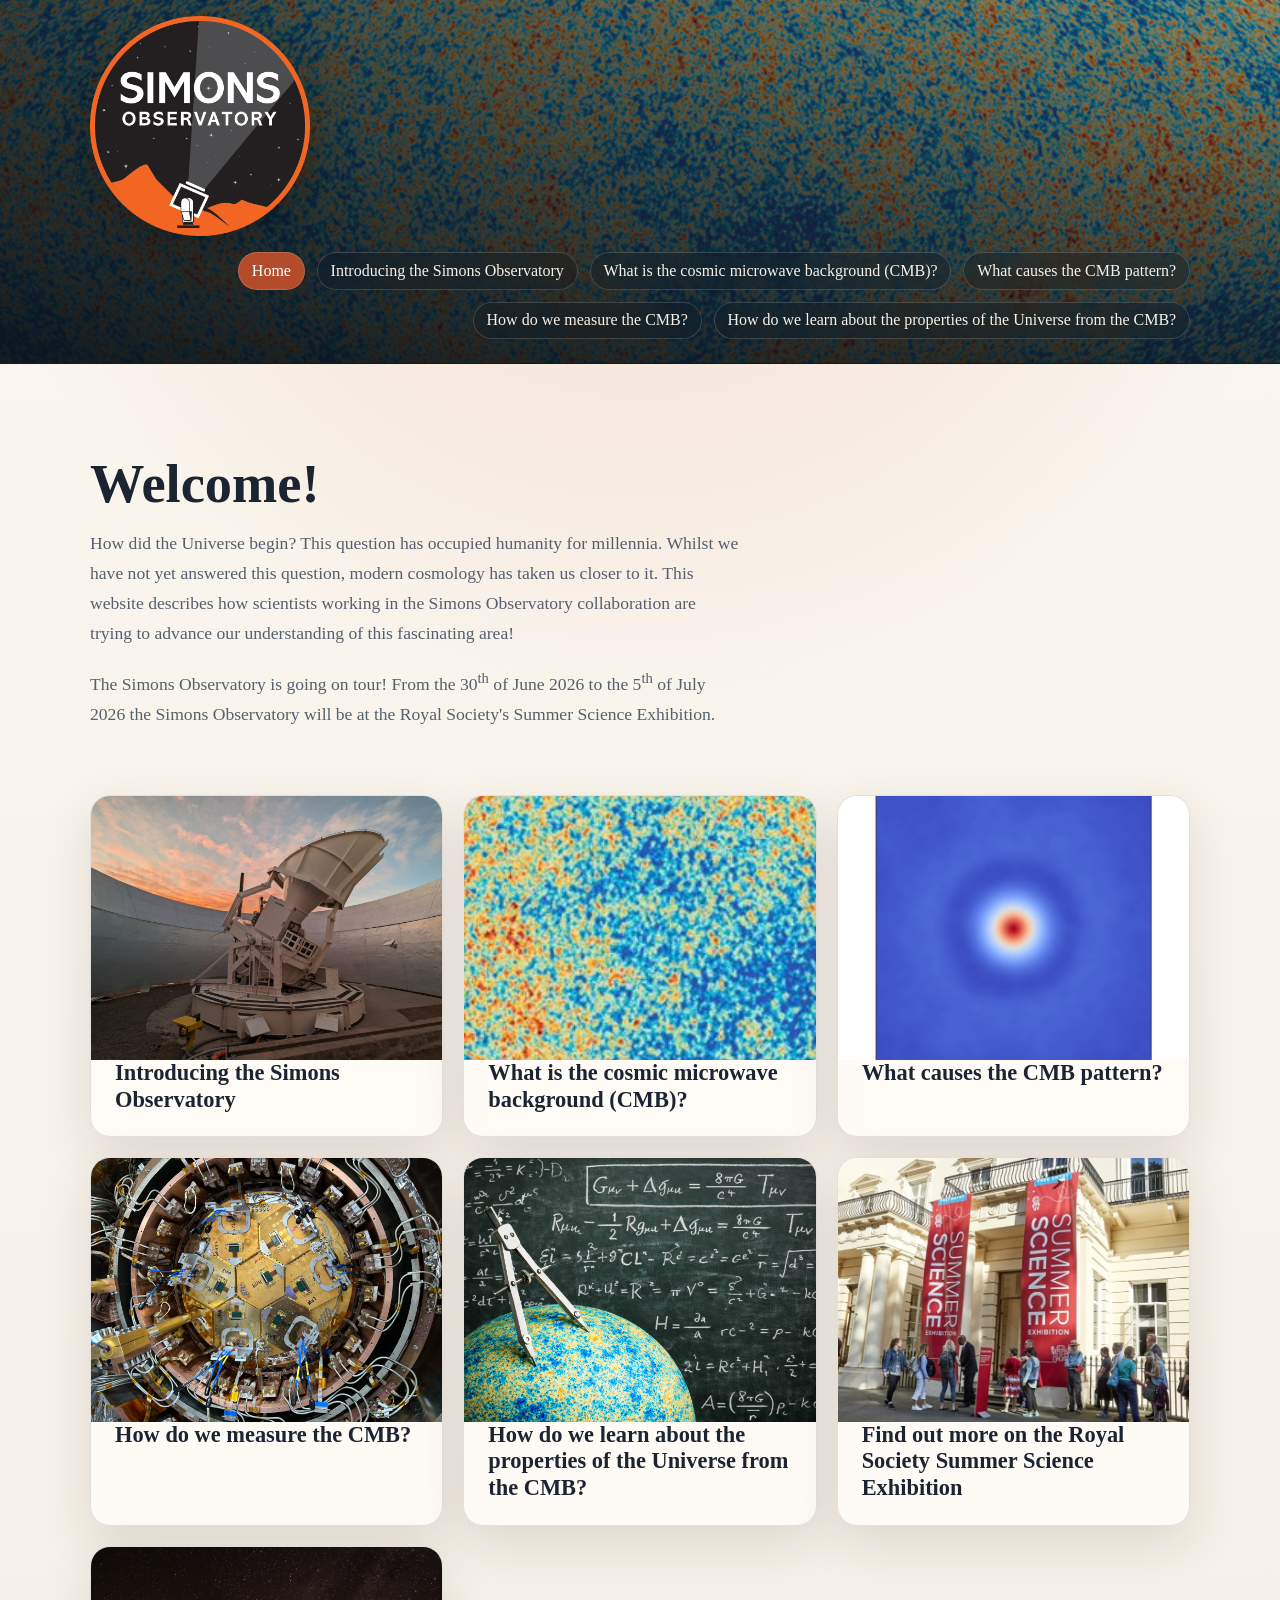
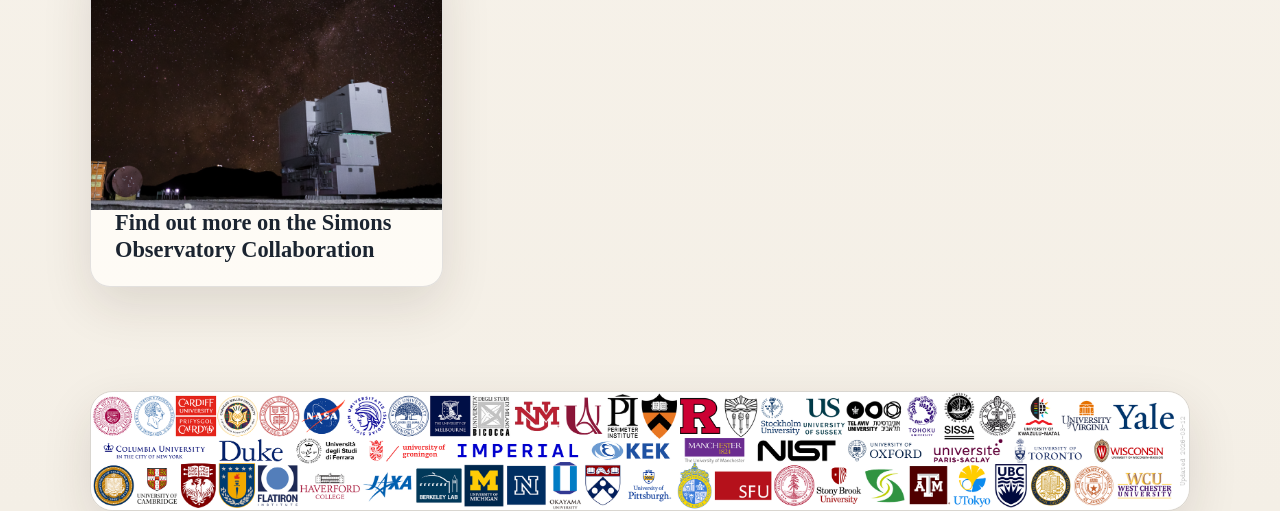
<file: index.html>
<!DOCTYPE html>
<html lang="en">
  <head>
    <meta charset="UTF-8" />
    <meta name="viewport" content="width=device-width, initial-scale=1.0" />
    <title>Home</title>
    <link rel="stylesheet" href="styles.css" />
  </head>
  <body>
    <header class="site-header">
      <img class="site-header-bg" src="data/CCMarApr22_CMB-hero-1024x321.jpg" alt="" />
      <div class="site-header-scrim"></div>
      <div class="container site-header-inner">
        <a class="site-header-logo" href="index.html">
          <img src="data/SO_Logo_final_no_text.png" alt="Simons Observatory logo" />
        </a>
        <nav class="site-nav" aria-label="Primary navigation">
          <a href="index.html" aria-current="page">Home</a>
          <a href="introducing-the-simons-observatory.html">Introducing the Simons Observatory</a>
          <a href="what-is-the-cosmic-microwave-background-cmb.html">What is the cosmic microwave background (CMB)?</a>
          <a href="what-causes-the-CMB-pattern.html">What causes the CMB pattern?</a>
          <a href="how-do-we-measure-the-cmb.html">How do we measure the CMB?</a>
          <a href="how-do-we-learn-about-the-properties-of-the-universe-from-the-cmb.html">How do we learn about the properties of the Universe from the CMB?</a>
        </nav>
      </div>
    </header>

    <main class="container home-main">
      <section class="hero">
        <p class="eyebrow"></p>
        <h1>Welcome!</h1>
        <p>
          How did the Universe begin? This question has occupied humanity for millennia.
          Whilst we have not yet answered this question, modern cosmology has taken us closer to it. 
          This website describes how scientists working in the Simons Observatory collaboration are trying to advance our understanding of this fascinating area!  
        </p>
        <p>
          The Simons Observatory is going on tour! From the 30<sup>th</sup> of June 2026 to the 5<sup>th</sup> of July 2026 the Simons Observatory will be 
            at the Royal Society's Summer Science Exhibition. 
        </p>
      </section>

      <section class="card-grid home-card-grid" aria-label="Pages">
        <a class="card card-link" href="introducing-the-simons-observatory.html">
          <img class="card-image" src="data/simons-observatory-sat.jpg" alt="Simons Observatory Small Aperture Telescope" />
          <h2>Introducing the Simons Observatory</h2>
        </a>

        <a class="card card-link" href="what-is-the-cosmic-microwave-background-cmb.html">
          <img class="card-image" src="data/cmb-square.jpg" alt="Cosmic microwave background map" />
          <h2>What is the cosmic microwave background (CMB)?</h2>
        </a>

        <a class="card card-link" href="what-causes-the-CMB-pattern.html">
          <img class="card-image" src="data/hot_spots_0.0224_nolabel.png" alt="How do we explain the CMB anisotropies?" />
          <h2>What causes the CMB pattern?</h2>
        </a>

        <a class="card card-link" href="how-do-we-measure-the-cmb.html">
          <img class="card-image" src="data/SAT_15-scaled.jpg" alt="Simons Observatory telescope hardware" />
          <h2>How do we measure the CMB?</h2>
        </a>

        <a class="card card-link" href="how-do-we-learn-about-the-properties-of-the-universe-from-the-cmb.html">
          <img class="card-image" src="data/measurement-cmb.png" alt="Measurement of the cosmic microwave background" />
          <h2>How do we learn about the properties of the Universe from the CMB?</h2>
        </a>

        <a class="card card-link" href="https://royalsociety.org/science-events-and-lectures/summer-science-exhibition/">
          <img class="card-image" src="data/RSSE-outside.jpg" alt="Royal Society Summer Science Exhibition exterior" />
          <h2>Find out more on the Royal Society Summer Science Exhibition</h2>
        </a>

        <a class="card card-link" href="https://simonsobservatory.org/">
          <img class="card-image" src="data/LAT_02-2048x1365.png" alt="Royal Society Summer Science Exhibition exterior" />
          <h2>Find out more on the Simons Observatory Collaboration</h2>
        </a>
      </section>

      <section class="bottom-banner" aria-label="Royal Society Summer Science Exhibition banner">
        <img src="data/banner_dense_alphabetized.png" alt="Royal Society Summer Science Exhibition banner" />
      </section>
    </main>
  </body>
</html>
</file>
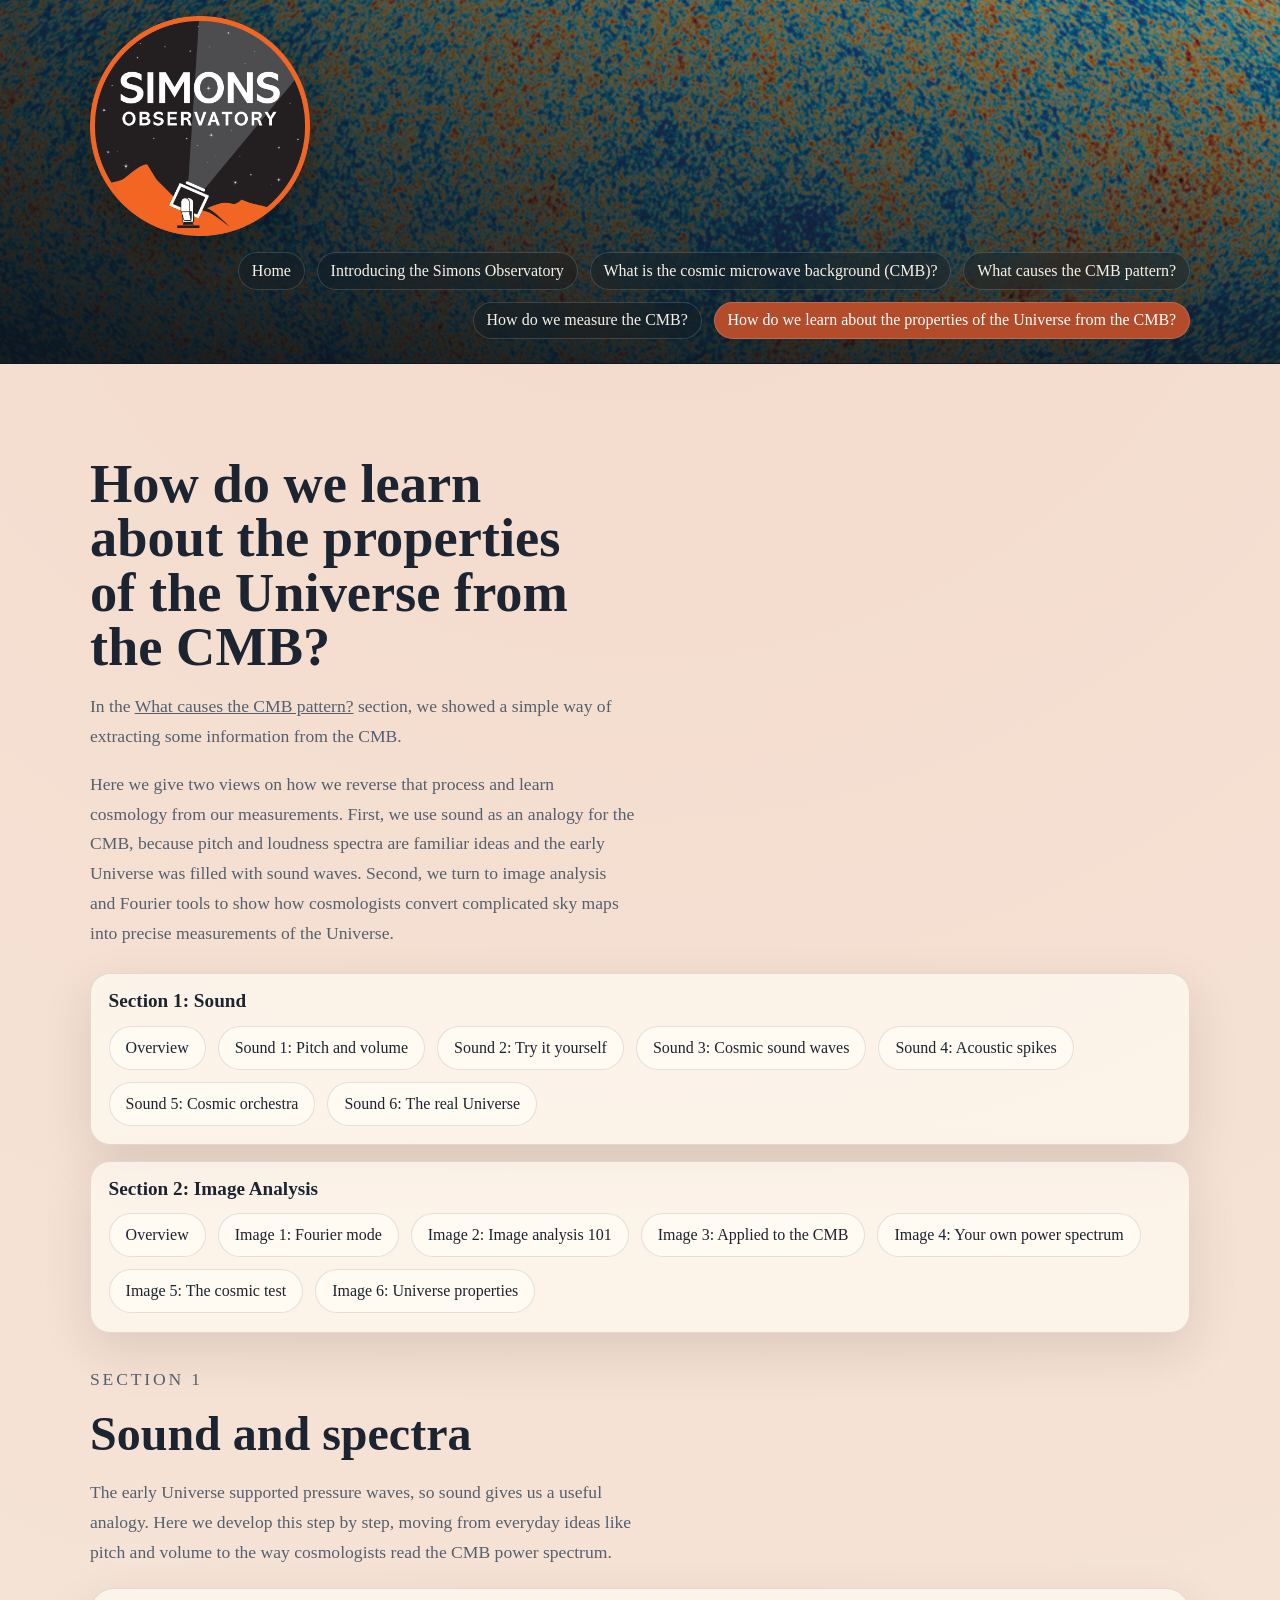
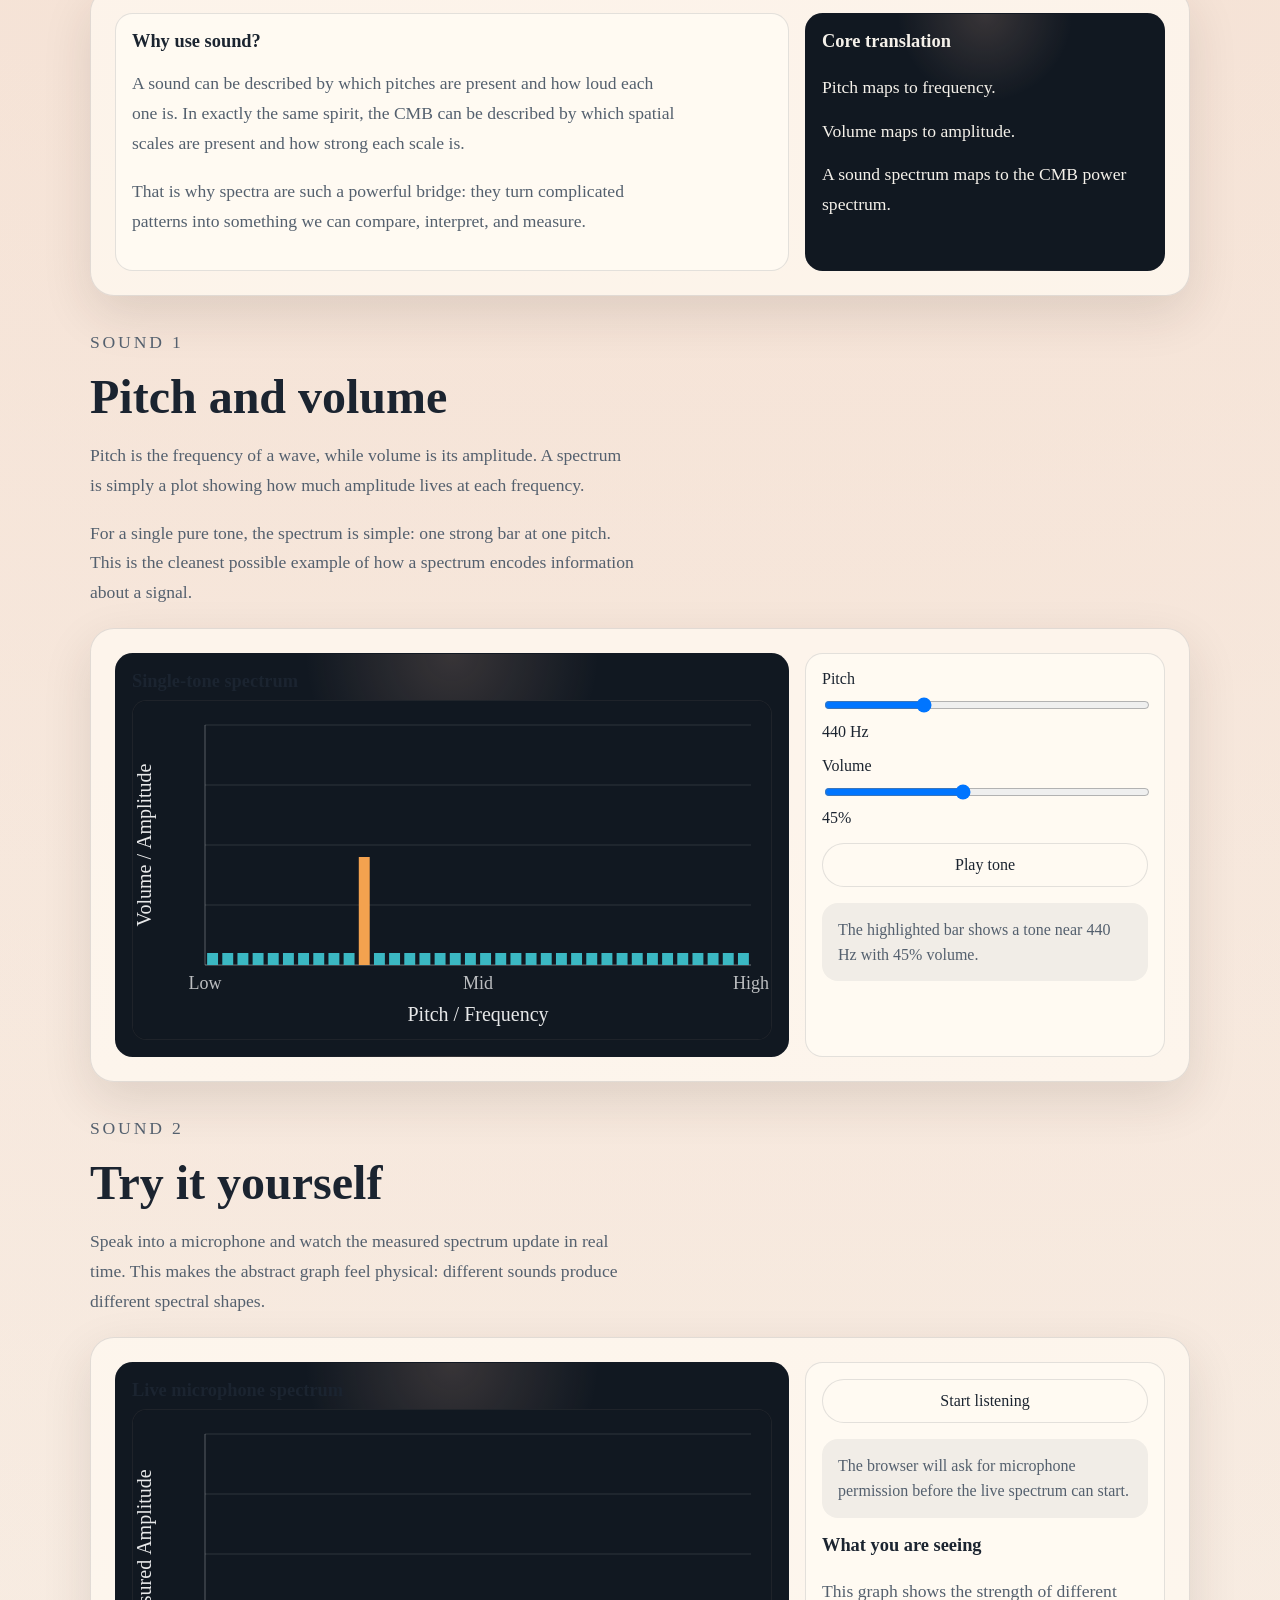
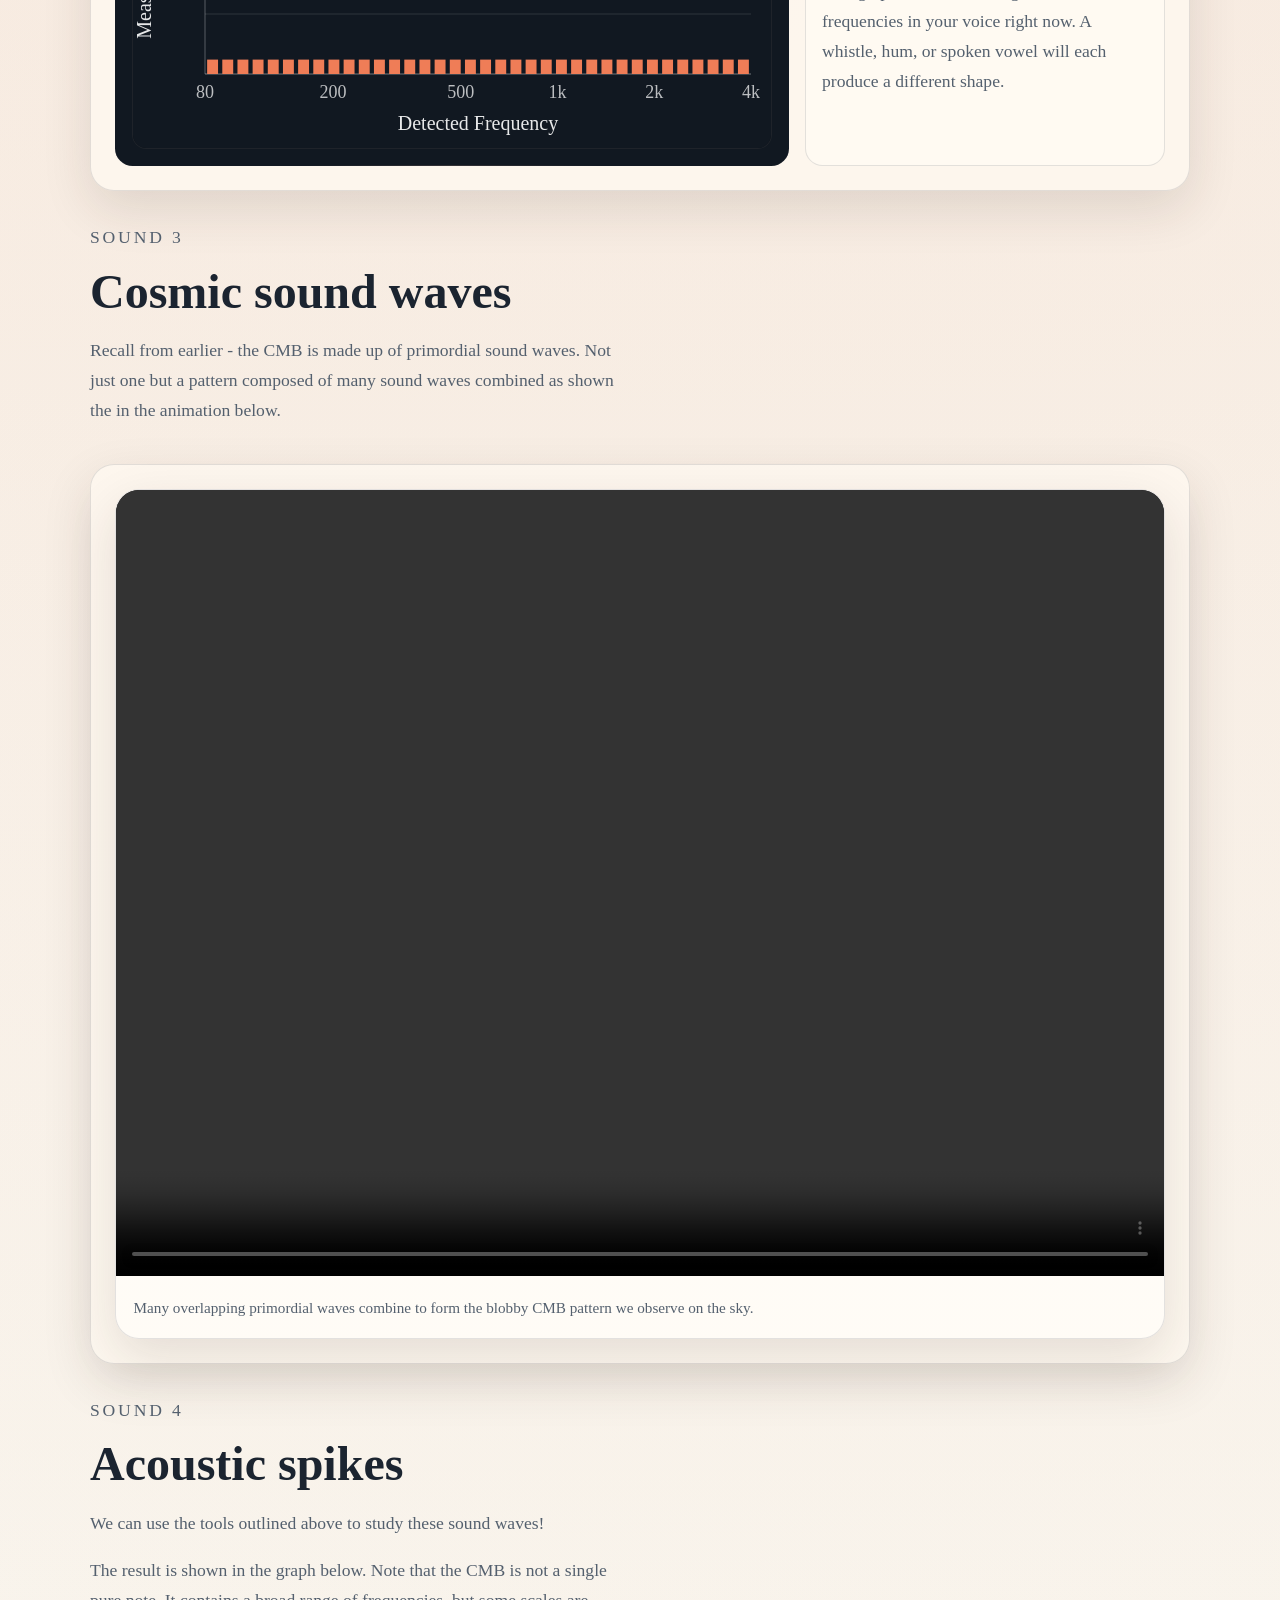
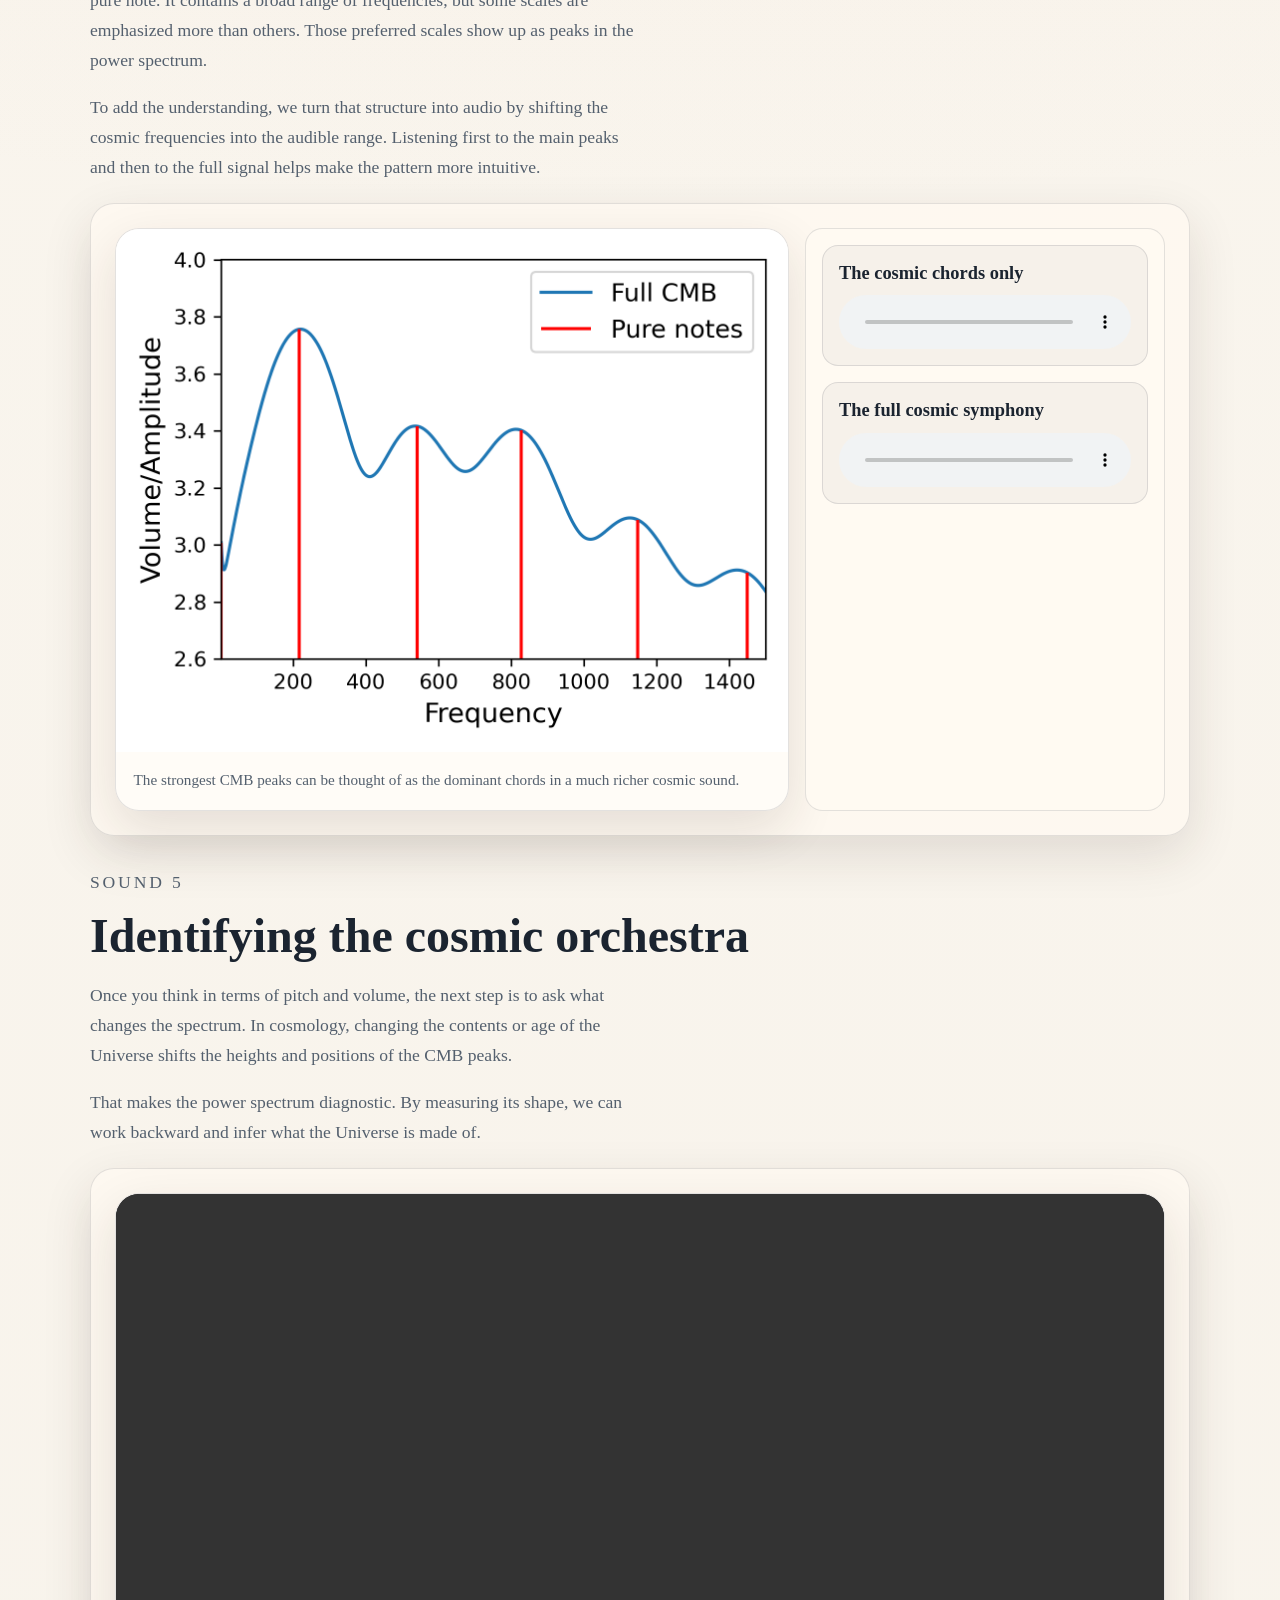
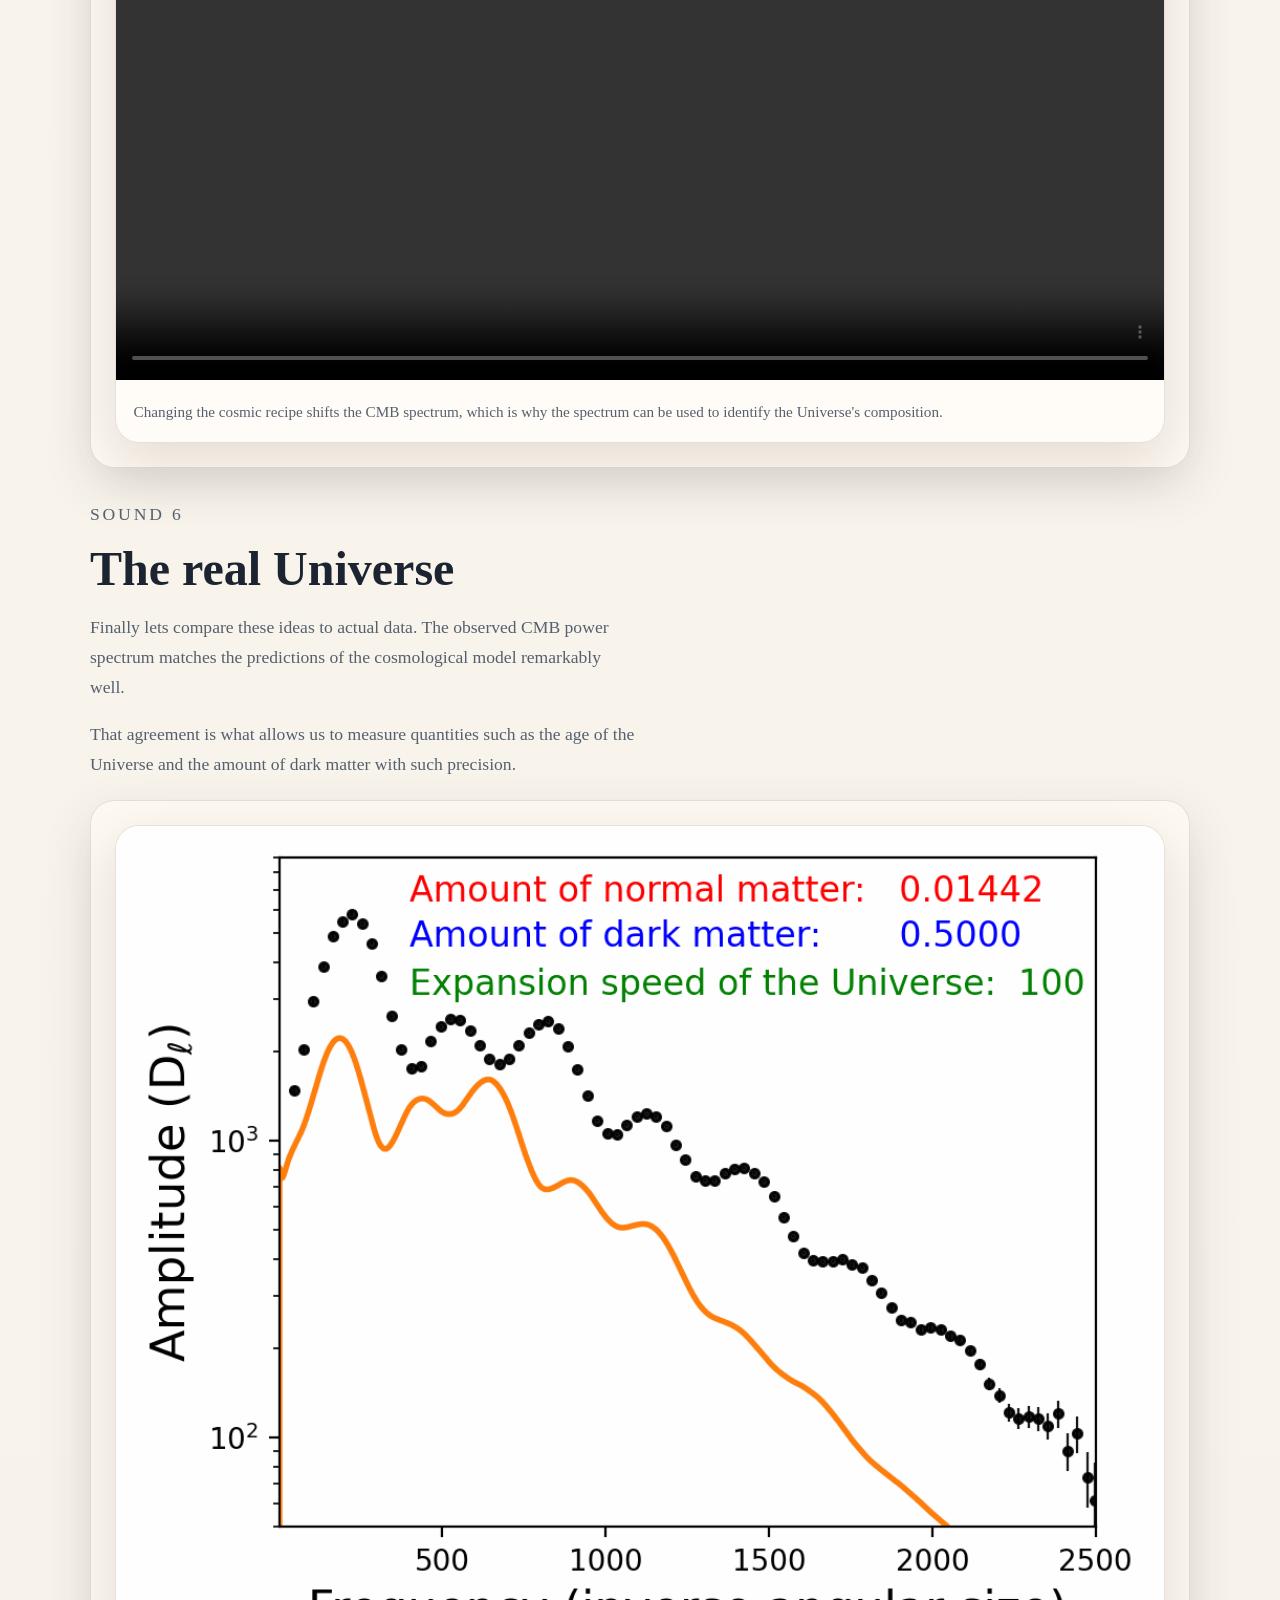
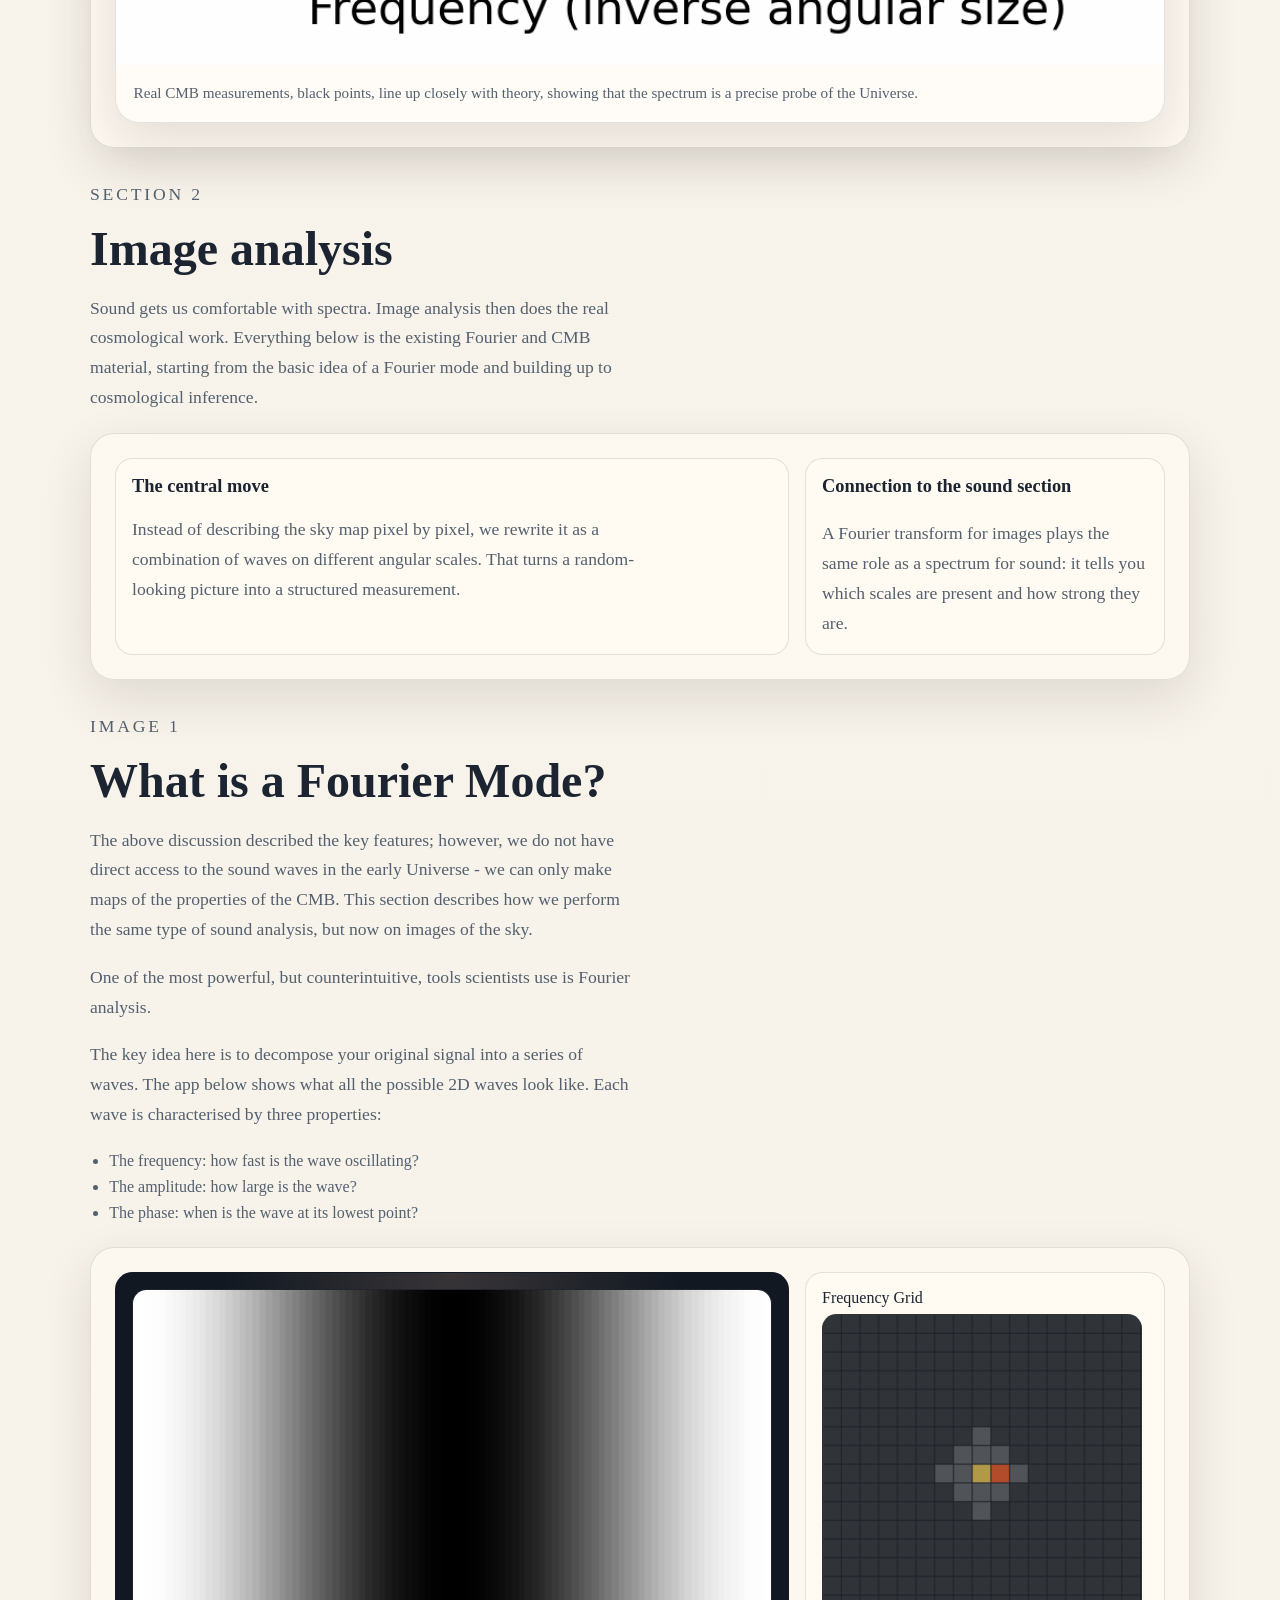
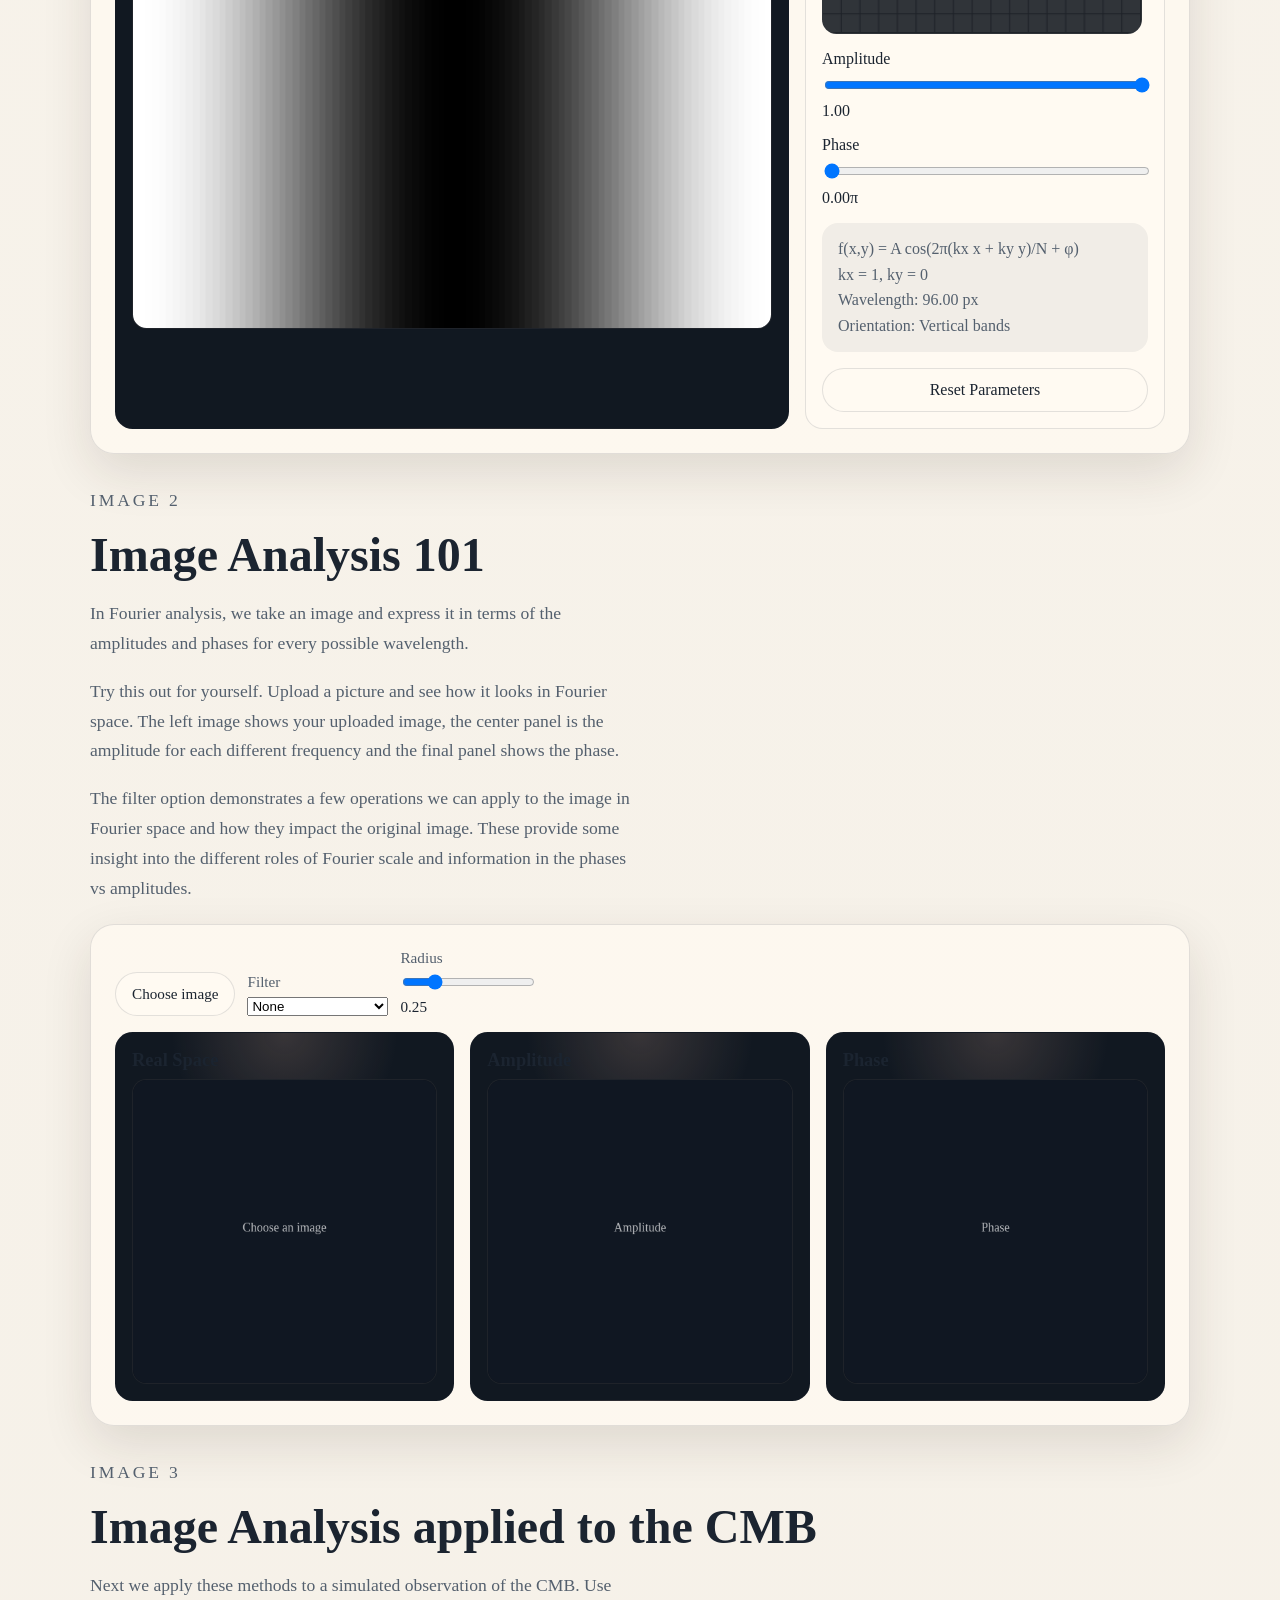
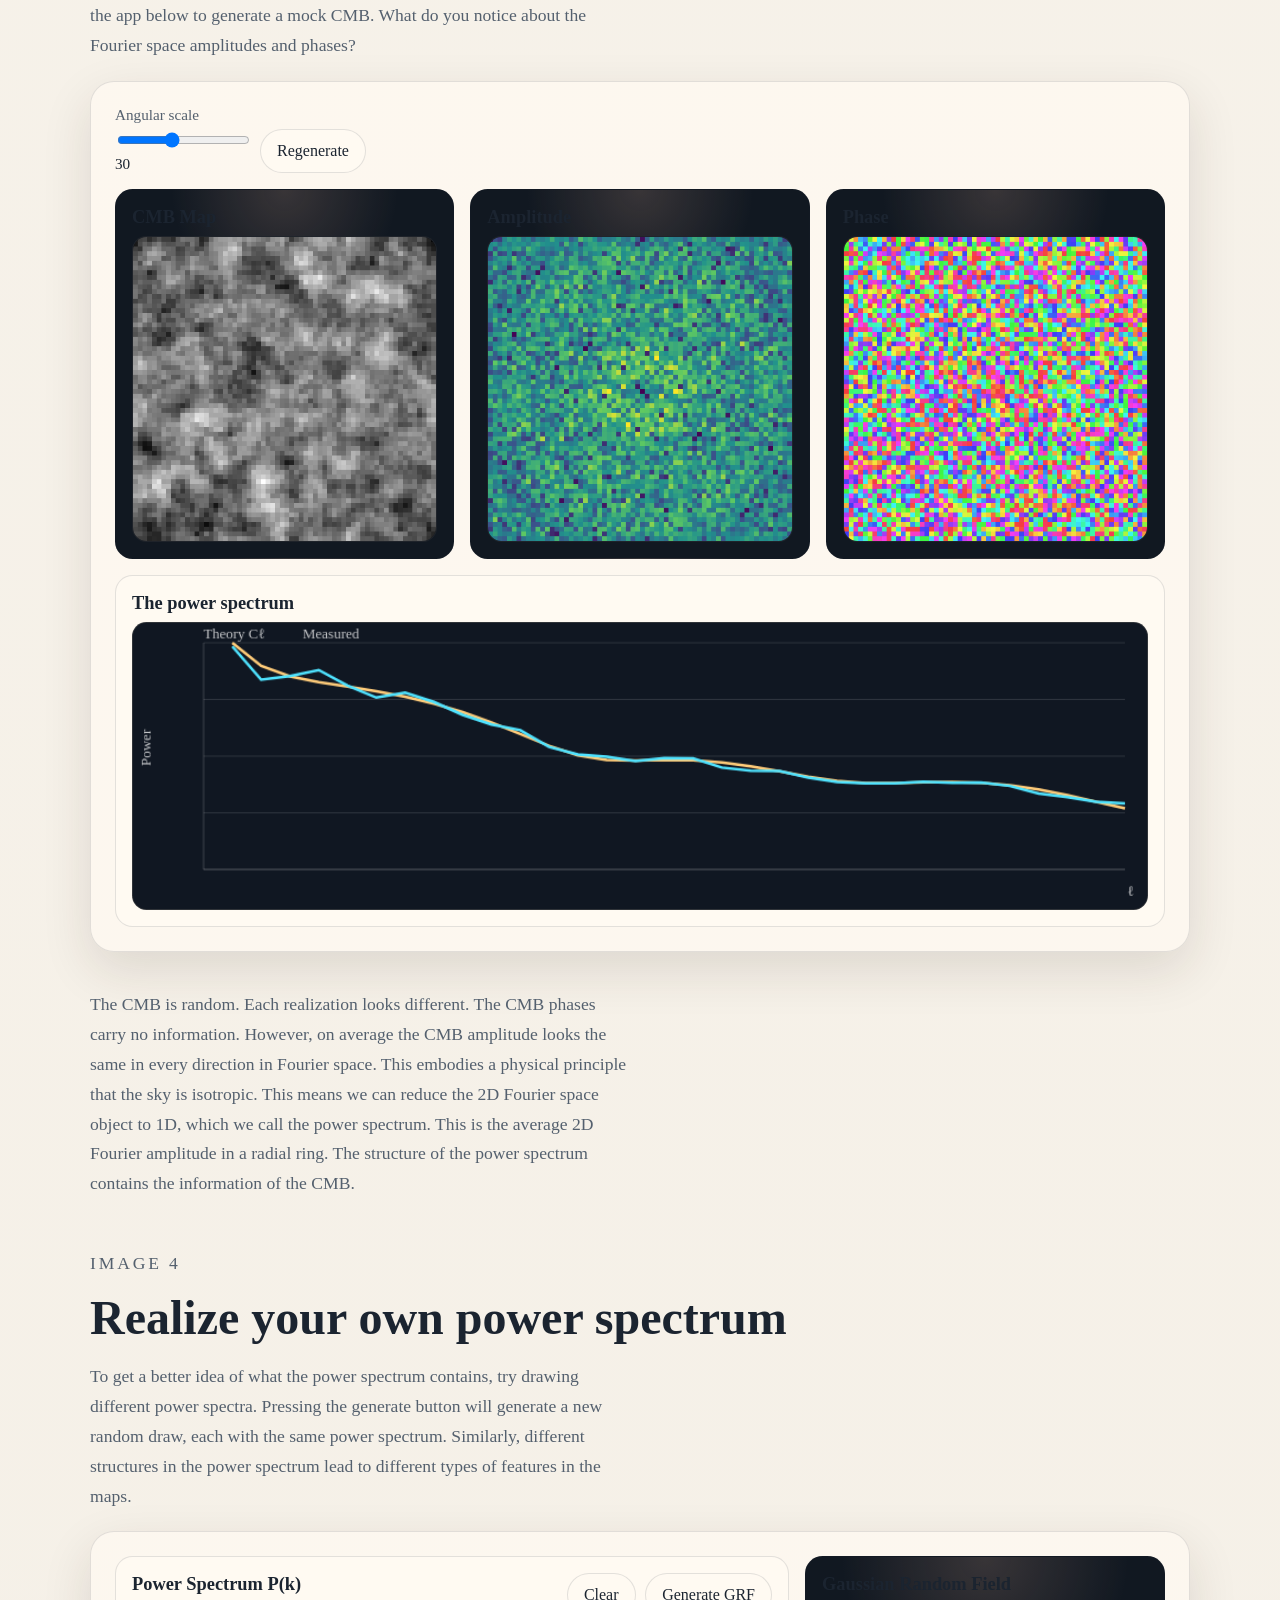
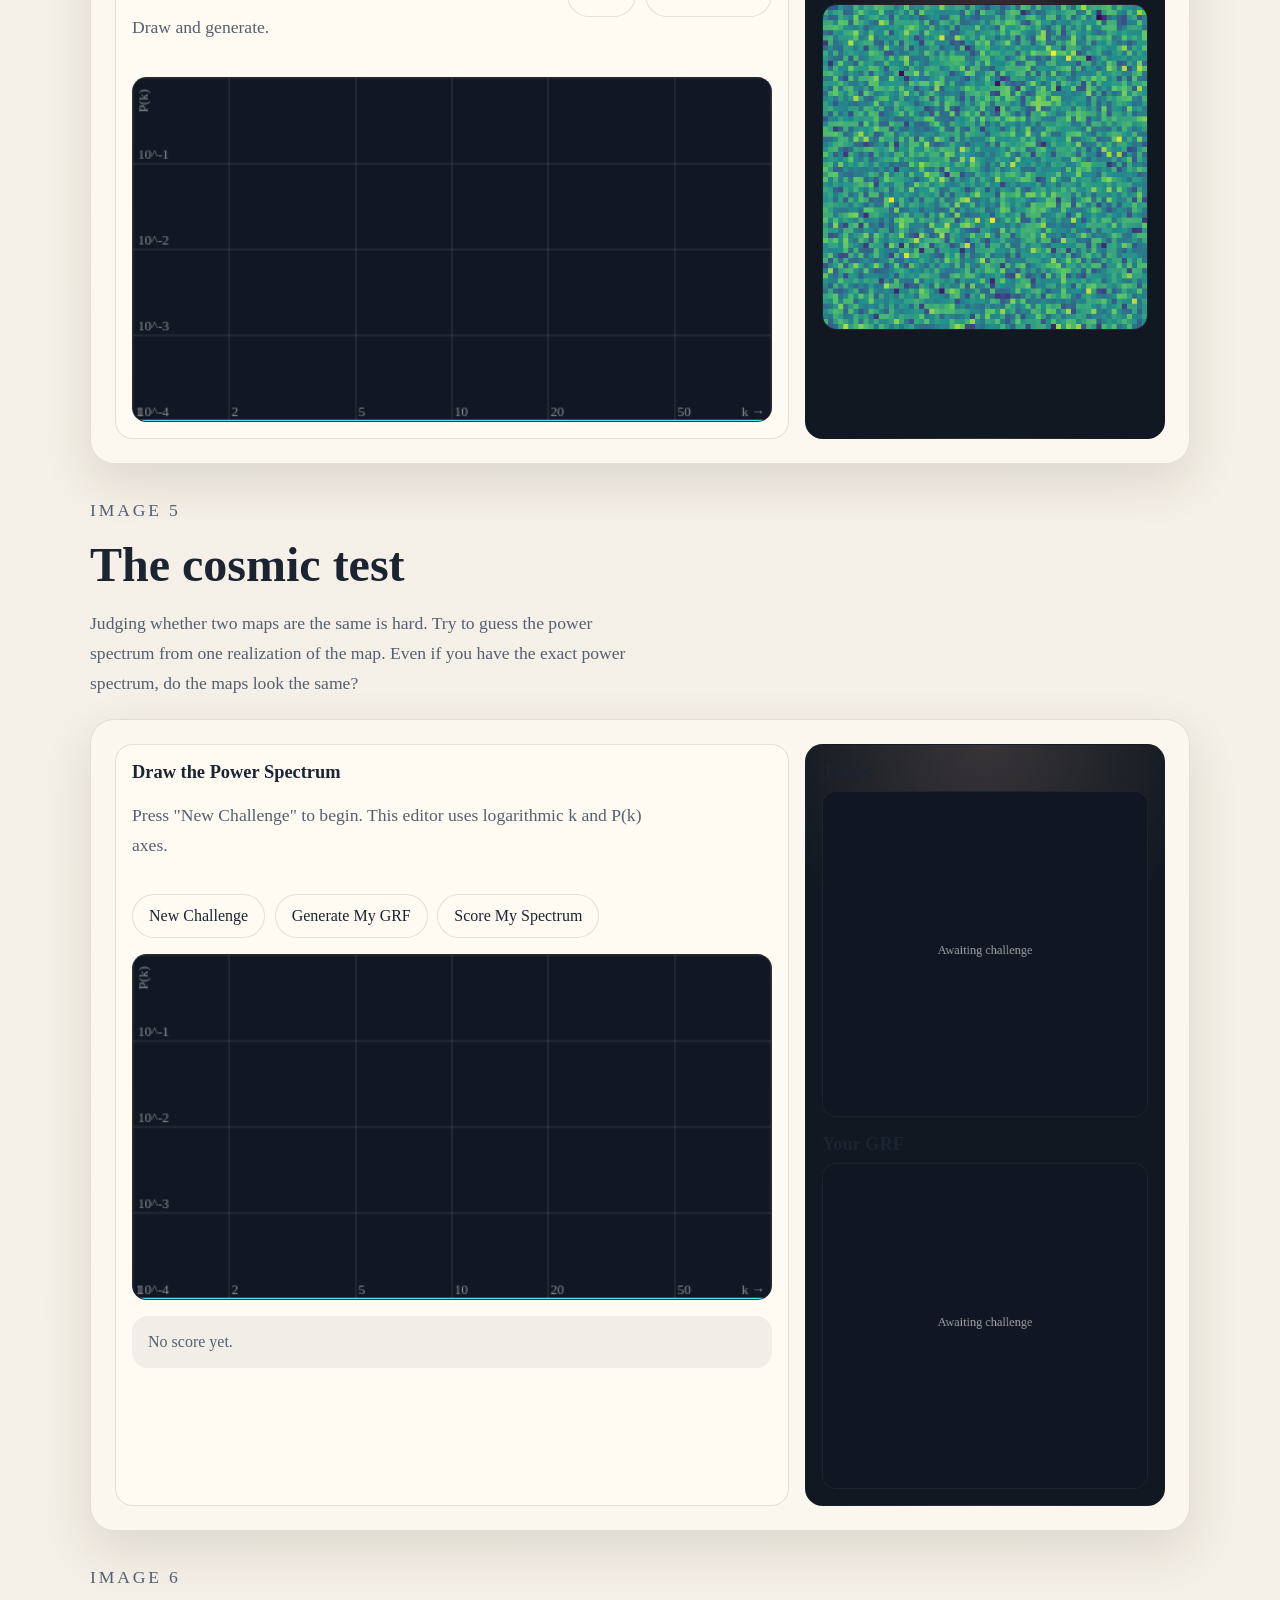
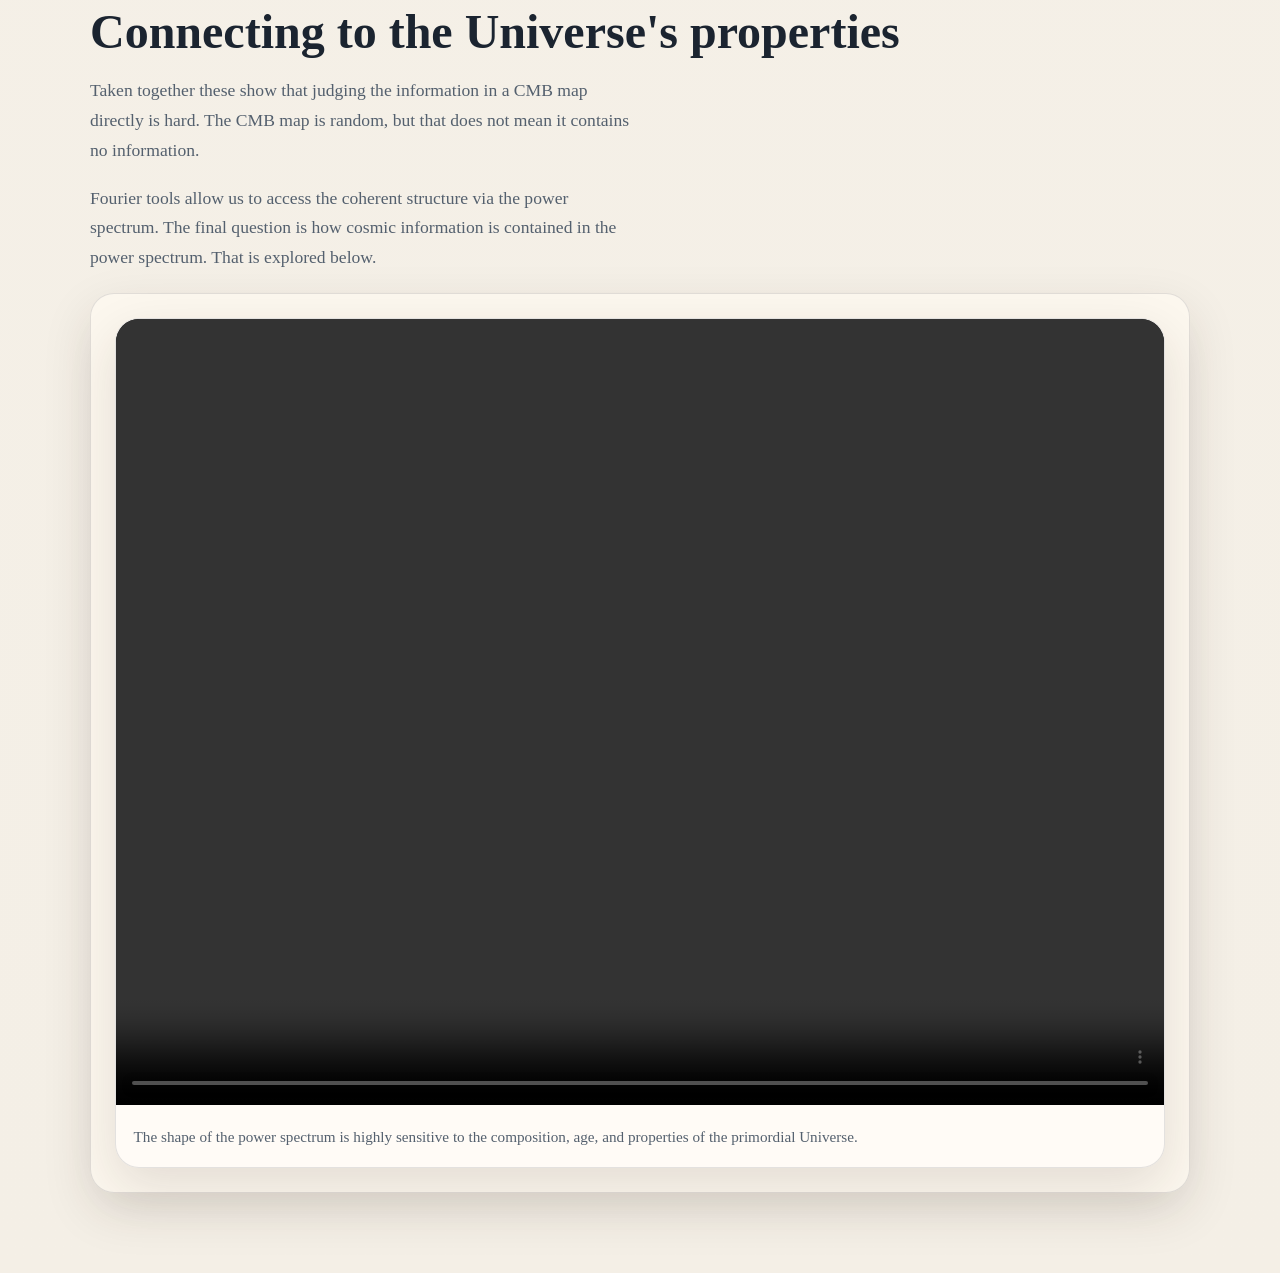
<file: how-do-we-learn-about-the-properties-of-the-universe-from-the-cmb.html>
<!DOCTYPE html>
<html lang="en">
  <head>
    <meta charset="UTF-8" />
    <meta name="viewport" content="width=device-width, initial-scale=1.0" />
    <title>How do we learn about the properties of the Universe from the CMB?</title>
    <link rel="stylesheet" href="styles.css" />
  </head>
  <body>
    <header class="site-header">
      <img class="site-header-bg" src="data/CCMarApr22_CMB-hero-1024x321.jpg" alt="" />
      <div class="site-header-scrim"></div>
      <div class="container site-header-inner">
        <a class="site-header-logo" href="index.html">
          <img src="data/SO_Logo_final_no_text.png" alt="Simons Observatory logo" />
        </a>
        <nav class="site-nav" aria-label="Primary navigation">
          <a href="index.html">Home</a>
          <a href="introducing-the-simons-observatory.html">Introducing the Simons Observatory</a>
          <a href="what-is-the-cosmic-microwave-background-cmb.html">What is the cosmic microwave background (CMB)?</a>
          <a href="what-causes-the-CMB-pattern.html">What causes the CMB pattern?</a>
          <a href="how-do-we-measure-the-cmb.html">How do we measure the CMB?</a>
          <a href="how-do-we-learn-about-the-properties-of-the-universe-from-the-cmb.html" aria-current="page">How do we learn about the properties of the Universe from the CMB?</a>
        </nav>
      </div>
    </header>

    <main class="container page-content interactive-page">
      <section class="page-intro">
        <p class="eyebrow"></p>
        <h1>How do we learn about the properties of the Universe from the CMB?</h1>
        <p>
          In the <a href="what-causes-the-CMB-pattern.html">What causes the CMB pattern?</a> section, we showed a simple way of extracting some information from the CMB.
        </p>
        <p>
          Here we give two views on how we reverse that process and learn cosmology from our measurements. First, we use sound as an analogy for the CMB, because pitch and loudness spectra are familiar ideas and the early Universe was filled with sound waves. Second, we turn to image analysis and Fourier tools to show how cosmologists convert complicated sky maps into precise measurements of the Universe.
        </p>
        <div class="section-link-groups" aria-label="Interactive section links">
          <section class="section-link-group">
            <h2>Section 1: Sound</h2>
            <div class="section-links">
              <a href="#sound">Overview</a>
              <a href="#sound-pitch">Sound 1: Pitch and volume</a>
              <a href="#sound-mic">Sound 2: Try it yourself</a>
              <a href="#sound-cosmic">Sound 3: Cosmic sound waves</a>
              <a href="#sound-spikes">Sound 4: Acoustic spikes</a>
              <a href="#sound-orchestra">Sound 5: Cosmic orchestra</a>
              <a href="#sound-real">Sound 6: The real Universe</a>
            </div>
          </section>
          <section class="section-link-group">
            <h2>Section 2: Image Analysis</h2>
            <div class="section-links">
              <a href="#image-analysis">Overview</a>
              <a href="#single-mode">Image 1: Fourier mode</a>
              <a href="#image-analysis-101">Image 2: Image analysis 101</a>
              <a href="#cmb-mode">Image 3: Applied to the CMB</a>
              <a href="#draw-mode">Image 4: Your own power spectrum</a>
              <a href="#test-mode">Image 5: The cosmic test</a>
              <a href="#properties">Image 6: Universe properties</a>
            </div>
          </section>
        </div>
      </section>

      <section class="interactive-section" id="sound">
        <div class="section-copy">
          <p class="eyebrow">Section 1</p>
          <h2>Sound and spectra</h2>
          <p>
            The early Universe supported pressure waves, so sound gives us a useful analogy. Here we develop this step by step, moving from everyday ideas like pitch and volume to the way cosmologists read the CMB power spectrum.
          </p>
        </div>
        <div class="interactive-shell">
          <div class="interactive-layout split-layout">
            <div class="panel">
              <h3>Why use sound?</h3>
              <p>
                A sound can be described by which pitches are present and how loud each one is. In exactly the same spirit, the CMB can be described by which spatial scales are present and how strong each scale is.
              </p>
              <p>
                That is why spectra are such a powerful bridge: they turn complicated patterns into something we can compare, interpret, and measure.
              </p>
            </div>
            <div class="panel panel-dark sound-idea-panel">
              <h3>Core translation</h3>
              <p>Pitch maps to frequency.</p>
              <p>Volume maps to amplitude.</p>
              <p>A sound spectrum maps to the CMB power spectrum.</p>
            </div>
          </div>
        </div>
      </section>

      <section class="interactive-section" id="sound-pitch">
        <div class="section-copy">
          <p class="eyebrow">Sound 1</p>
          <h2>Pitch and volume</h2>
          <p>
             Pitch is the frequency of a wave, while volume is its amplitude. A spectrum is simply a plot showing how much amplitude lives at each frequency.
          </p>
          <p>
            For a single pure tone, the spectrum is simple: one strong bar at one pitch. This is the cleanest possible example of how a spectrum encodes information about a signal.
          </p>
        </div>
        <div class="interactive-shell">
          <div class="interactive-layout split-layout">
            <div class="panel panel-dark">
              <h3>Single-tone spectrum</h3>
              <canvas id="sound-pitch-canvas" class="wide-canvas sound-spectrum-canvas" width="640" height="420"></canvas>
            </div>
            <div class="panel panel-controls">
              <div class="control-group">
                <label for="sound-pitch-frequency">Pitch</label>
                <input id="sound-pitch-frequency" type="range" min="120" max="1200" step="1" value="440" />
                <output id="sound-pitch-frequency-output" for="sound-pitch-frequency">440 Hz</output>
              </div>
              <div class="control-group">
                <label for="sound-pitch-volume">Volume</label>
                <input id="sound-pitch-volume" type="range" min="5" max="100" step="1" value="45" />
                <output id="sound-pitch-volume-output" for="sound-pitch-volume">45%</output>
              </div>
              <button type="button" id="sound-pitch-play">Play tone</button>
              <div class="info-box" id="sound-pitch-status">
                Move either slider to shift the highlighted bar and hear a short preview.
              </div>
            </div>
          </div>
        </div>
      </section>

      <section class="interactive-section" id="sound-mic">
        <div class="section-copy">
          <p class="eyebrow">Sound 2</p>
          <h2>Try it yourself</h2>
          <p>
            Speak into a microphone and watch the measured spectrum update in real time. This makes the abstract graph feel physical: different sounds produce different spectral shapes.
          </p>
        </div>
        <div class="interactive-shell">
          <div class="interactive-layout split-layout">
            <div class="panel panel-dark">
              <h3>Live microphone spectrum</h3>
              <canvas id="sound-mic-canvas" class="wide-canvas sound-spectrum-canvas" width="640" height="420"></canvas>
            </div>
            <div class="panel panel-controls">
              <button type="button" id="sound-mic-toggle">Start listening</button>
              <div class="info-box" id="sound-mic-status">
                The browser will ask for microphone permission before the live spectrum can start.
              </div>
              <div class="sound-note-panel">
                <h3>What you are seeing</h3>
                <p>
                  This graph shows the strength of different frequencies in your voice right now. A whistle, hum, or spoken vowel will each produce a different shape.
                </p>
              </div>
            </div>
          </div>
        </div>
      </section>

      <section class="interactive-section" id="sound-cosmic">
        <div class="section-copy">
          <p class="eyebrow">Sound 3</p>
          <h2>Cosmic sound waves</h2>
          <p>
            Recall from earlier - the CMB is made up of primordial sound waves.
            Not just one but a pattern composed of many sound waves combined as shown the in the animation below.
          </p>
          <p>
            
          </p>
        </div>
        <div class="interactive-shell">
          <figure class="feature-figure hero-video sound-media-figure">
            <video autoplay muted loop playsinline controls>
              <source src="data/ManyWaves_0.0224_0.12.mp4" type="video/mp4" />
              Your browser does not support the video tag.
            </video>
            <figcaption>
              Many overlapping primordial waves combine to form the blobby CMB pattern we observe on the sky.
            </figcaption>
          </figure>
        </div>
      </section>

      <section class="interactive-section" id="sound-spikes">
        <div class="section-copy">
          <p class="eyebrow">Sound 4</p>
          <h2>Acoustic spikes</h2>
          <p>
            We can use the tools outlined above to study these sound waves!
          </p>
          <p>
            The result is shown in the graph below. Note that the CMB is not a single pure note. It contains a broad range of frequencies, but some scales are emphasized more than others. Those preferred scales show up as peaks in the power spectrum.
          </p>
          <p>
            To add the understanding, we turn that structure into audio by shifting the cosmic frequencies into the audible range. Listening first to the main peaks and then to the full signal helps make the pattern more intuitive.
          </p>
        </div>
        <div class="interactive-shell">
          <div class="interactive-layout split-layout">
            <figure class="feature-figure sound-media-figure">
              <img src="data/cmb_with_chords.png" alt="A sketch linking CMB peaks to musical chords" />
              <figcaption>
                The strongest CMB peaks can be thought of as the dominant chords in a much richer cosmic sound.
              </figcaption>
            </figure>
            <div class="panel panel-controls audio-stack">
              <div class="audio-track">
                <h3>The cosmic chords only</h3>
                <audio controls preload="none">
                  <source src="data/peaks_only.wav" type="audio/wav" />
                  Your browser does not support the audio element.
                </audio>
              </div>
              <div class="audio-track">
                <h3>The full cosmic symphony</h3>
                <audio controls preload="none">
                  <source src="data/log_spectrum.wav" type="audio/wav" />
                  Your browser does not support the audio element.
                </audio>
              </div>
            </div>
          </div>
        </div>
      </section>

      <section class="interactive-section" id="sound-orchestra">
        <div class="section-copy">
          <p class="eyebrow">Sound 5</p>
          <h2>Identifying the cosmic orchestra</h2>
          <p>
            Once you think in terms of pitch and volume, the next step is to ask what changes the spectrum. In cosmology, changing the contents or age of the Universe shifts the heights and positions of the CMB peaks.
          </p>
          <p>
            That makes the power spectrum diagnostic. By measuring its shape, we can work backward and infer what the Universe is made of.
          </p>
        </div>
        <div class="interactive-shell">
          <figure class="feature-figure hero-video sound-media-figure">
            <video autoplay muted loop playsinline controls>
              <source src="data/spectraOnly.mp4" type="video/mp4" />
              Your browser does not support the video tag.
            </video>
            <figcaption>
              Changing the cosmic recipe shifts the CMB spectrum, which is why the spectrum can be used to identify the Universe's composition.
            </figcaption>
          </figure>
        </div>
      </section>

      <section class="interactive-section" id="sound-real">
        <div class="section-copy">
          <p class="eyebrow">Sound 6</p>
          <h2>The real Universe</h2>
          <p>
            Finally lets compare these ideas to actual data. The observed CMB power spectrum matches the predictions of the cosmological model remarkably well.
          </p>
          <p>
            That agreement is what allows us to measure quantities such as the age of the Universe and the amount of dark matter with such precision.
          </p>
        </div>
        <div class="interactive-shell">
          <figure class="feature-figure sound-media-figure">
            <img src="data/spectraPlanck.gif" alt="Animated comparison between theoretical CMB spectra and observed Planck data" />
            <figcaption>
              Real CMB measurements, black points, line up closely with theory, showing that the spectrum is a precise probe of the Universe.
            </figcaption>
          </figure>
        </div>
      </section>

      <section class="interactive-section" id="image-analysis">
        <div class="section-copy">
          <p class="eyebrow">Section 2</p>
          <h2>Image analysis</h2>
          <p>
            Sound gets us comfortable with spectra. Image analysis then does the real cosmological work. Everything below is the existing Fourier and CMB material, starting from the basic idea of a Fourier mode and building up to cosmological inference.
          </p>
        </div>
        <div class="interactive-shell">
          <div class="interactive-layout split-layout">
            <div class="panel">
              <h3>The central move</h3>
              <p>
                Instead of describing the sky map pixel by pixel, we rewrite it as a combination of waves on different angular scales. That turns a random-looking picture into a structured measurement.
              </p>
            </div>
            <div class="panel sound-note-panel">
              <h3>Connection to the sound section</h3>
              <p>
                A Fourier transform for images plays the same role as a spectrum for sound: it tells you which scales are present and how strong they are.
              </p>
            </div>
          </div>
        </div>
      </section>

      <section class="interactive-section" id="single-mode">
        <div class="section-copy">
          <p class="eyebrow">Image 1</p>
          <h2>What is a Fourier Mode?</h2>

          <p>
            The above discussion described the key features; however, we do not have direct access to the sound waves in the early Universe - we can only make maps of the properties of the CMB. This section describes how we perform the same type of sound analysis, but now on images of the sky.
          </p>
          <p>
            One of the most powerful, but counterintuitive, tools scientists use is Fourier analysis.
          </p>
          <p>
            The key idea here is to decompose your original signal into a series of waves. The app below shows what all the possible 2D waves look like. Each wave is characterised by three properties:
          </p>
          <ul>
            <li>The frequency: how fast is the wave oscillating?</li>
            <li>The amplitude: how large is the wave?</li>
            <li>The phase: when is the wave at its lowest point?</li>
          </ul>
        </div>
        <div class="interactive-shell">
          <div class="interactive-layout split-layout">
            <div class="panel panel-dark">
              <canvas id="singleModeCanvas" class="display-canvas" width="448" height="448"></canvas>
            </div>
            <div class="panel panel-controls">
              <div class="control-group">
                <label for="singleGridCanvas">Frequency Grid</label>
                <canvas id="singleGridCanvas" class="grid-canvas" width="320" height="320"></canvas>
              </div>
              <div class="control-group">
                <label for="singleAmplitude">Amplitude</label>
                <input id="singleAmplitude" type="range" min="0" max="1" step="0.01" value="1" />
                <output id="singleAmplitudeValue">1.00</output>
              </div>
              <div class="control-group">
                <label for="singlePhase">Phase</label>
                <input id="singlePhase" type="range" min="0" max="6.283" step="0.01" value="0" />
                <output id="singlePhaseValue">0.00π</output>
              </div>
              <div class="info-box" id="singleModeInfo"></div>
              <button id="singleReset" type="button">Reset Parameters</button>
            </div>
          </div>
        </div>
      </section>

      <section class="interactive-section" id="image-analysis-101">
        <div class="section-copy">
          <p class="eyebrow">Image 2</p>
          <h2>Image Analysis 101</h2>
          <p>
            In Fourier analysis, we take an image and express it in terms of the amplitudes and phases for every possible wavelength.
          </p>
          <p>
            Try this out for yourself. Upload a picture and see how it looks in Fourier space. The left image shows your uploaded image, the center panel is the amplitude for each different frequency and the final panel shows the phase.
          </p>
          <p>
            The filter option demonstrates a few operations we can apply to the image in Fourier space and how they impact the original image. These provide some insight into the different roles of Fourier scale and information in the phases vs amplitudes.
          </p>
        </div>
        <div class="interactive-shell">
          <div class="toolbar-stack">
            <label class="file-input">
              <span>Choose image</span>
              <input id="imageUpload" type="file" accept="image/*" />
            </label>
            <label>
              Filter
              <select id="imageFilter">
                <option value="none">None</option>
                <option value="lowPass">Low-pass</option>
                <option value="highPass">High-pass</option>
                <option value="randomPhases">Random phases</option>
                <option value="randomAmplitudes">Random amplitudes</option>
              </select>
            </label>
            <label class="slider-label" for="imageRadius">
              Radius
              <input id="imageRadius" type="range" min="0.05" max="1" step="0.01" value="0.25" />
              <output id="imageRadiusValue">0.25</output>
            </label>
          </div>
          <div class="interactive-layout triple-layout">
            <div class="panel panel-dark">
              <h3>Real Space</h3>
              <canvas id="imageRealCanvas" class="display-canvas" width="448" height="448"></canvas>
            </div>
            <div class="panel panel-dark">
              <h3>Amplitude</h3>
              <canvas id="imageAmpCanvas" class="display-canvas" width="448" height="448"></canvas>
            </div>
            <div class="panel panel-dark">
              <h3>Phase</h3>
              <canvas id="imagePhaseCanvas" class="display-canvas" width="448" height="448"></canvas>
            </div>
          </div>
        </div>
      </section>

      <section class="interactive-section" id="cmb-mode">
        <div class="section-copy">
          <p class="eyebrow">Image 3</p>
          <h2>Image Analysis applied to the CMB</h2>
          <p>
            Next we apply these methods to a simulated observation of the CMB. Use the app below to generate a mock CMB. What do you notice about the Fourier space amplitudes and phases?
          </p>
        </div>
        <div class="interactive-shell">
          <div class="toolbar-stack">
            <label class="slider-label" for="cmbEllScale">
              Angular scale
              <input id="cmbEllScale" type="range" min="10" max="60" step="1" value="30" />
              <output id="cmbEllScaleValue">30</output>
            </label>
            <button id="cmbRegenerate" type="button">Regenerate</button>
          </div>
          <div class="interactive-layout triple-layout">
            <div class="panel panel-dark">
              <h3>CMB Map</h3>
              <canvas id="cmbRealCanvas" class="display-canvas" width="448" height="448"></canvas>
            </div>
            <div class="panel panel-dark">
              <h3>Amplitude</h3>
              <canvas id="cmbAmpCanvas" class="display-canvas" width="448" height="448"></canvas>
            </div>
            <div class="panel panel-dark">
              <h3>Phase</h3>
              <canvas id="cmbPhaseCanvas" class="display-canvas" width="448" height="448"></canvas>
            </div>
          </div>
          <div class="panel spectrum-panel">
            <h3>The power spectrum</h3>
            <canvas id="cmbSpectrumCanvas" class="wide-canvas" width="920" height="260"></canvas>
          </div>
        </div>
        <p>
          The CMB is random. Each realization looks different. The CMB phases carry no information. However, on average the CMB amplitude looks the same in every direction in Fourier space. This embodies a physical principle that the sky is isotropic. This means we can reduce the 2D Fourier space object to 1D, which we call the power spectrum. This is the average 2D Fourier amplitude in a radial ring. The structure of the power spectrum contains the information of the CMB.
        </p>
      </section>

      <section class="interactive-section" id="draw-mode">
        <div class="section-copy">
          <p class="eyebrow">Image 4</p>
          <h2>Realize your own power spectrum</h2>
          <p>
            To get a better idea of what the power spectrum contains, try drawing different power spectra. Pressing the generate button will generate a new random draw, each with the same power spectrum. Similarly, different structures in the power spectrum lead to different types of features in the maps.
          </p>
        </div>
        <div class="interactive-shell">
          <div class="interactive-layout split-layout">
            <div class="panel panel-controls">
              <div class="editor-header">
                <div>
                  <h3>Power Spectrum P(k)</h3>
                  <p class="status-text">Draw and generate.</p>
                </div>
                <div class="button-row">
                  <button id="drawClear" type="button">Clear</button>
                  <button id="drawGenerate" type="button">Generate GRF</button>
                </div>
              </div>
              <canvas id="drawSpectrumCanvas" class="wide-canvas editor-canvas" width="520" height="280"></canvas>
            </div>
            <div class="panel panel-dark">
              <h3>Gaussian Random Field</h3>
              <canvas id="drawFieldCanvas" class="display-canvas" width="448" height="448"></canvas>
            </div>
          </div>
        </div>
      </section>

      <section class="interactive-section" id="test-mode">
        <div class="section-copy">
          <p class="eyebrow">Image 5</p>
          <h2>The cosmic test</h2>
          <p>
            Judging whether two maps are the same is hard. Try to guess the power spectrum from one realization of the map. Even if you have the exact power spectrum, do the maps look the same?
          </p>
        </div>
        <div class="interactive-shell">
          <div class="interactive-layout split-layout">
            <div class="panel panel-controls">
              <div class="editor-header">
                <div>
                  <h3>Draw the Power Spectrum</h3>
                  <p class="status-text" id="testChallengeName">Press "New Challenge" to begin. This editor uses logarithmic k and P(k) axes.</p>
                </div>
                <div class="button-row">
                  <button id="testNewChallenge" type="button">New Challenge</button>
                  <button id="testGenerateUser" type="button">Generate My GRF</button>
                  <button id="testScore" type="button">Score My Spectrum</button>
                </div>
              </div>
              <canvas id="testSpectrumCanvas" class="wide-canvas editor-canvas" width="520" height="280"></canvas>
              <div class="info-box" id="testScoreBox">No score yet.</div>
            </div>
            <div class="panel panel-dark">
              <div class="test-grid">
                <div>
                  <h3>Target</h3>
                  <canvas id="testTargetCanvas" class="display-canvas" width="448" height="448"></canvas>
                </div>
                <div>
                  <h3>Your GRF</h3>
                  <canvas id="testUserCanvas" class="display-canvas" width="448" height="448"></canvas>
                </div>
              </div>
            </div>
          </div>
        </div>
      </section>

      <section class="interactive-section" id="properties">
        <div class="section-copy">
          <p class="eyebrow">Image 6</p>
          <h2>Connecting to the Universe's properties</h2>
          <p>
            Taken together these show that judging the information in a CMB map directly is hard. The CMB map is random, but that does not mean it contains no information.
          </p>
          <p>
            Fourier tools allow us to access the coherent structure via the power spectrum. The final question is how cosmic information is contained in the power spectrum. That is explored below.
          </p>
        </div>
        <div class="interactive-shell">
          <figure class="feature-figure hero-video sound-media-figure">
            <video autoplay muted loop playsinline controls>
              <source src="data/powerspectra.mp4" type="video/mp4" />
              Your browser does not support the video tag.
            </video>
            <figcaption>
              The shape of the power spectrum is highly sensitive to the composition, age, and properties of the primordial Universe.
            </figcaption>
          </figure>
        </div>
      </section>
    </main>

    <script src="data/test-cls.js"></script>
    <script src="interactive-cmb.js"></script>
    <script src="sound-section-demo.js"></script>
  </body>
</html>
</file>
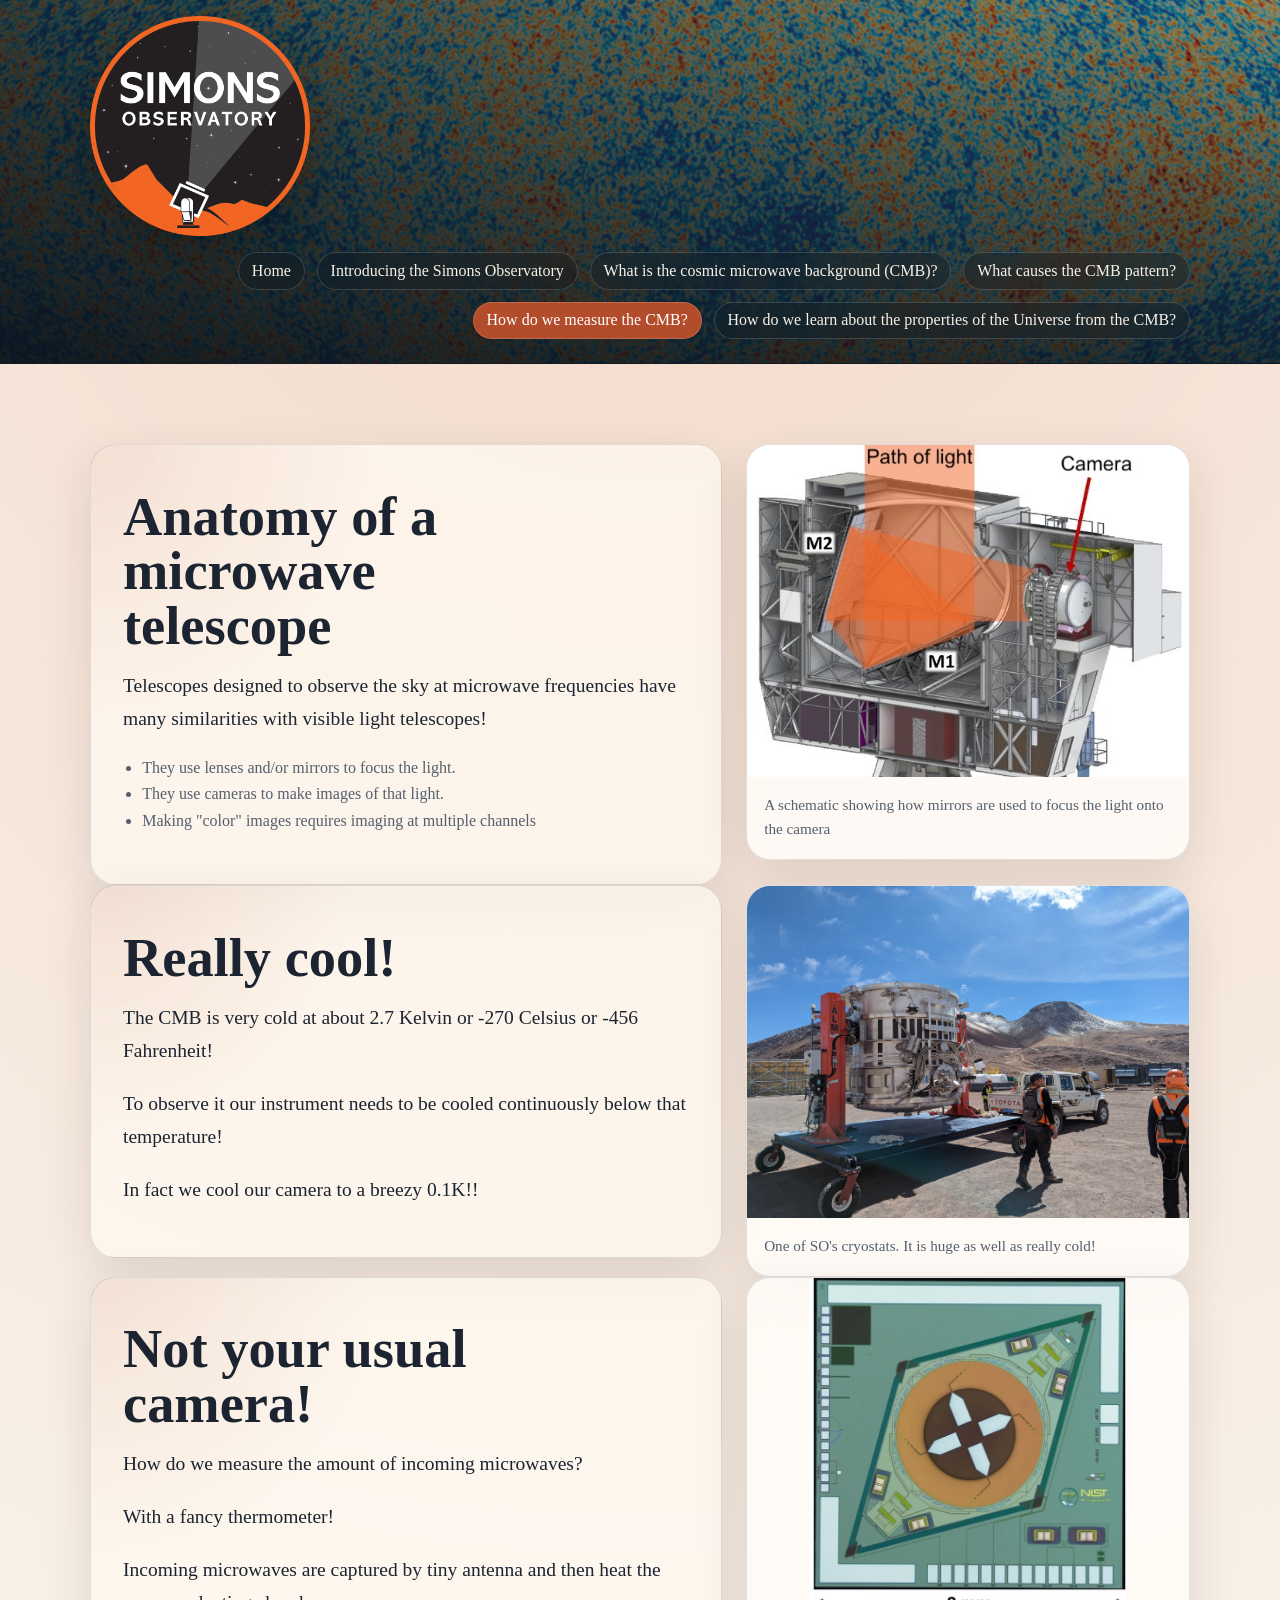
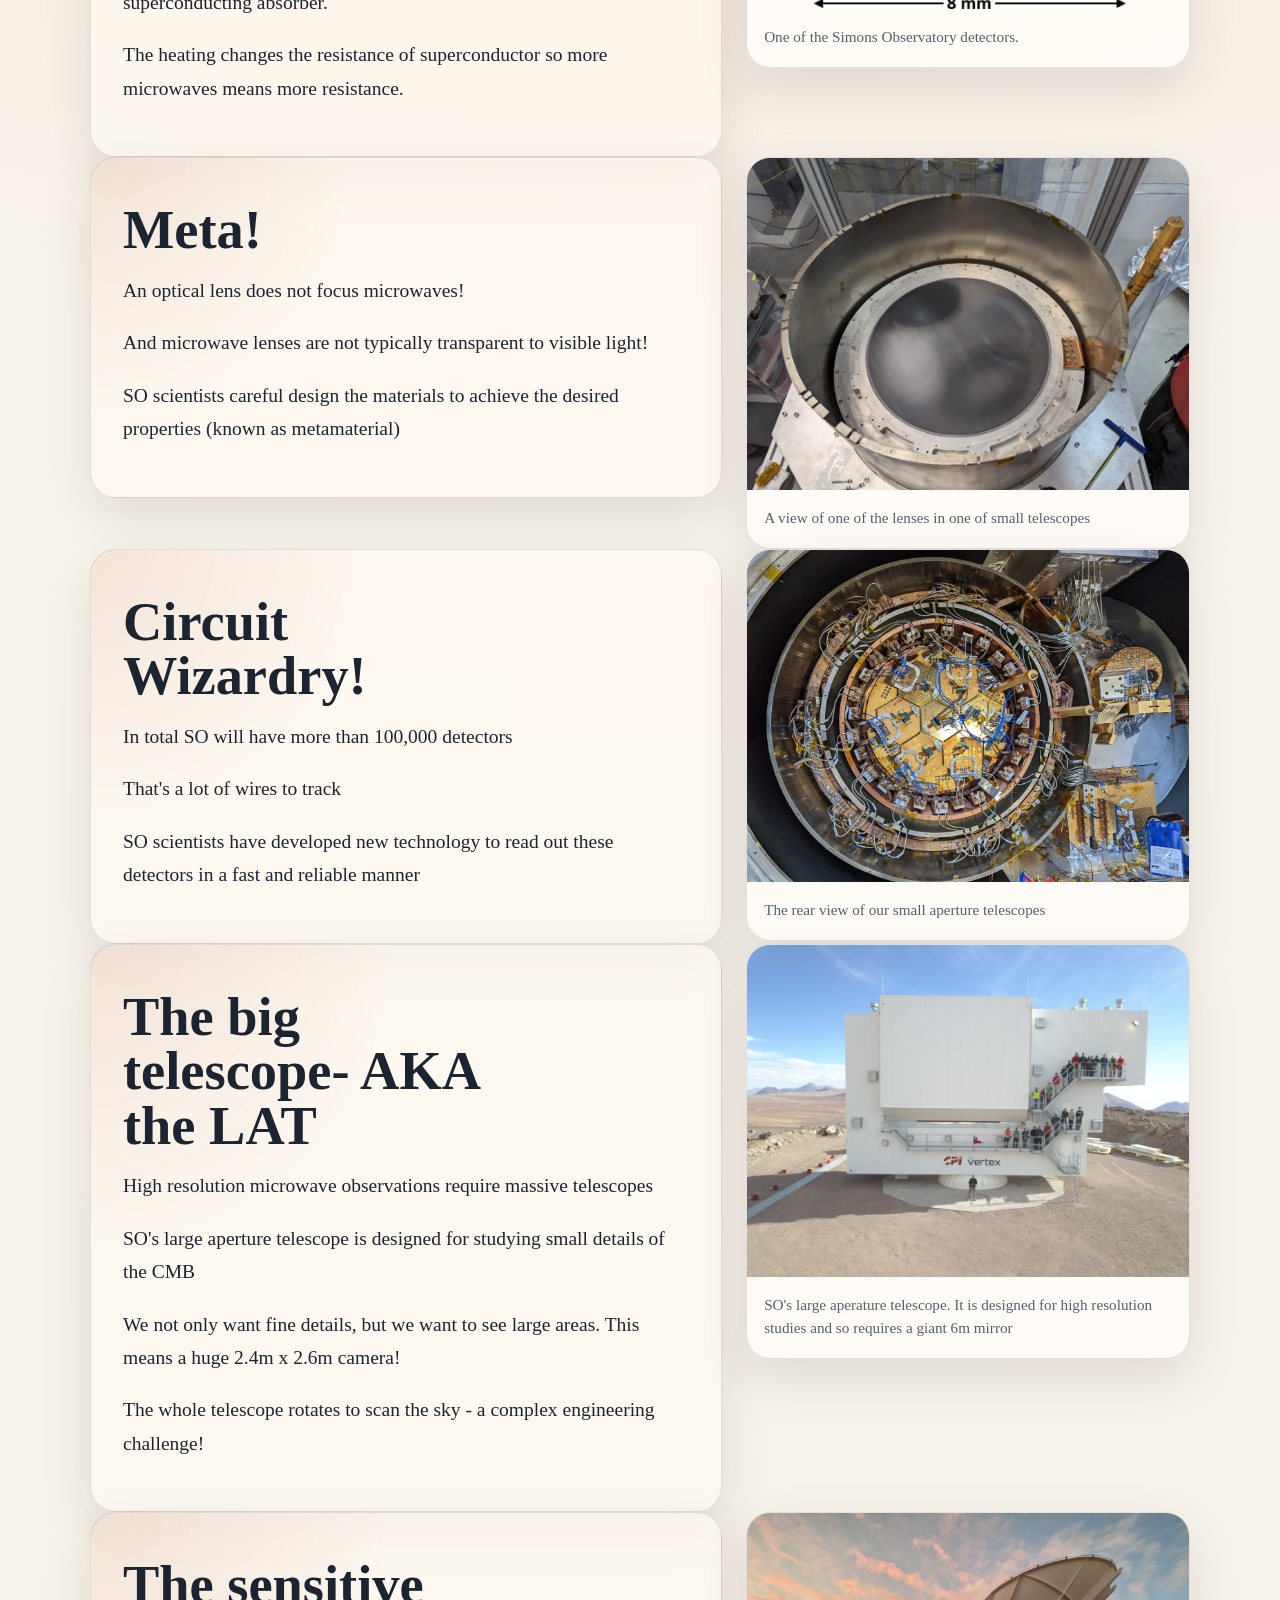
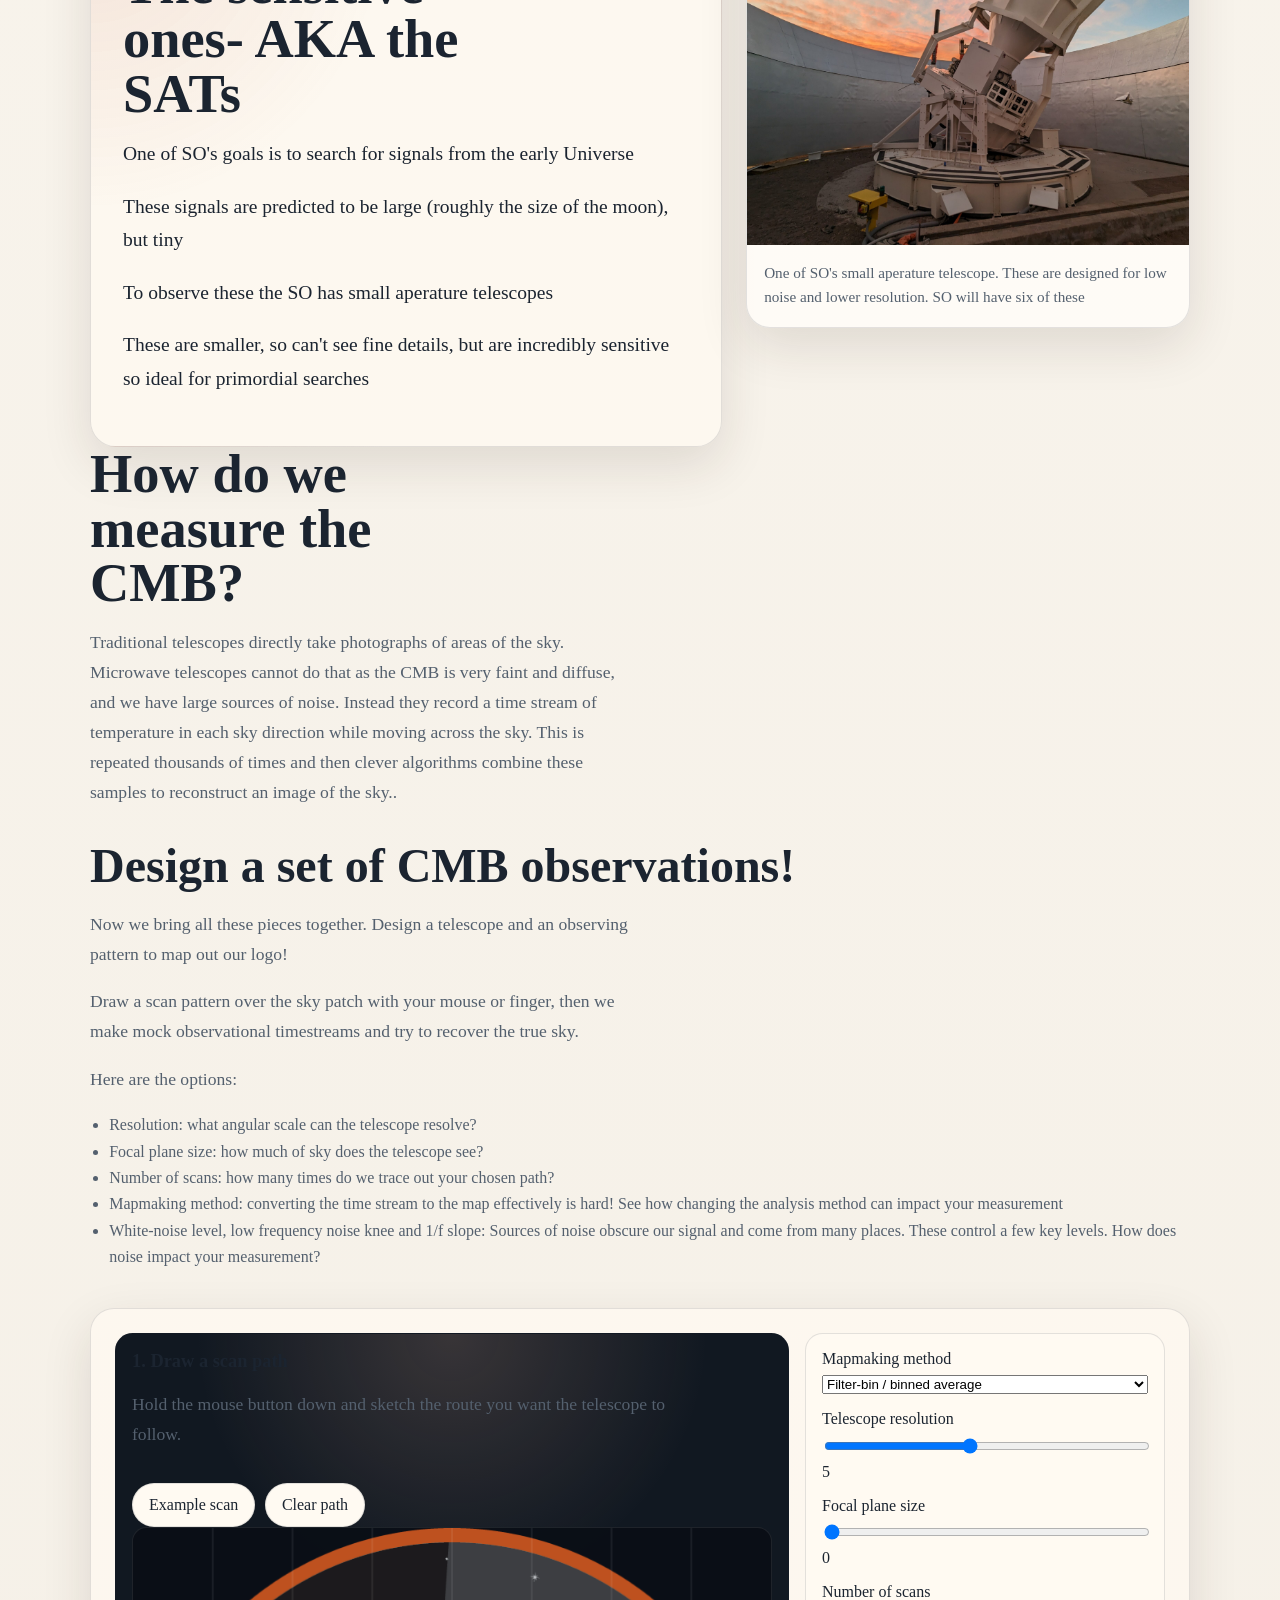
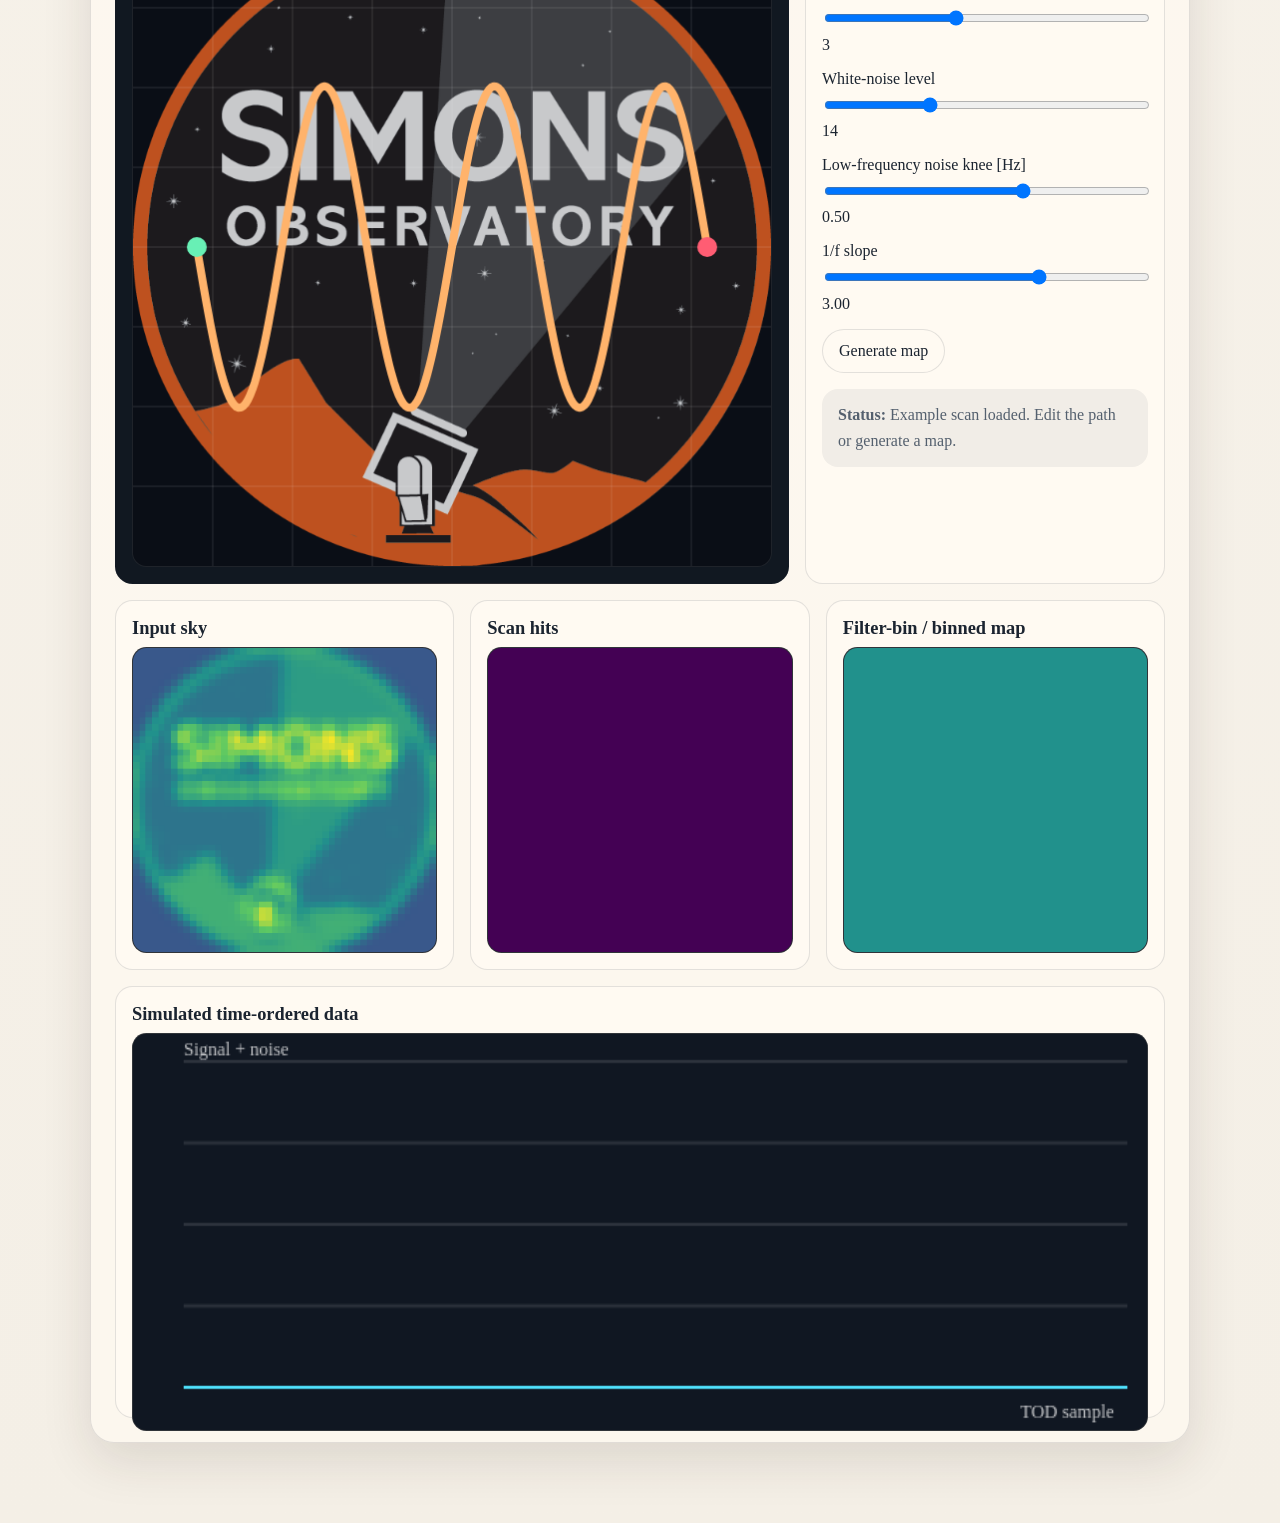
<file: how-do-we-measure-the-cmb.html>
<!DOCTYPE html>
<html lang="en">
  <head>
    <meta charset="UTF-8" />
    <meta name="viewport" content="width=device-width, initial-scale=1.0" />
    <title>How do we measure the CMB?</title>
    <link rel="stylesheet" href="styles.css" />
  </head>
  <body>
    <header class="site-header">
      <img class="site-header-bg" src="data/CCMarApr22_CMB-hero-1024x321.jpg" alt="" />
      <div class="site-header-scrim"></div>
      <div class="container site-header-inner">
        <a class="site-header-logo" href="index.html">
          <img src="data/SO_Logo_final_no_text.png" alt="Simons Observatory logo" />
        </a>
        <nav class="site-nav" aria-label="Primary navigation">
          <a href="index.html">Home</a>
          <a href="introducing-the-simons-observatory.html">Introducing the Simons Observatory</a>
          <a href="what-is-the-cosmic-microwave-background-cmb.html">What is the cosmic microwave background (CMB)?</a>
          <a href="what-causes-the-CMB-pattern.html">What causes the CMB pattern?</a>
          <a href="how-do-we-measure-the-cmb.html" aria-current="page">How do we measure the CMB?</a>
          <a href="how-do-we-learn-about-the-properties-of-the-universe-from-the-cmb.html">How do we learn about the properties of the Universe from the CMB?</a>
        </nav>
      </div>
    </header>

    <main class="container page-content interactive-page">
    
      <section class="observatory-hero">
        <div class="observatory-hero-copy">
          <p class="eyebrow"></p>
          <h1>Anatomy of a microwave telescope</h1>
        <p class="lead">
          Telescopes designed to observe the sky at microwave frequencies have many similarities with visible light telescopes! 
          <ul>
  <li>They use lenses and/or mirrors to focus the light. </li>
  <li>They use cameras to make images of that light. </li>
  <li>Making "color" images requires imaging at multiple channels </li>
</ul>
 
        </p>
        </div>
    <figure class="feature-figure hero-figure">
          <img src="data/schematic-LAT.jpg" alt="A schematic of the SO LAT" />
          <figcaption>A schematic showing how mirrors are used to focus the light onto the camera</figcaption>
        </figure>
      </section>


      <section class="observatory-hero">
        <div class="observatory-hero-copy">
          <p class="eyebrow"></p>
          <h1>Really cool! </h1>
        <p class="lead">
          The CMB is very cold at about 2.7 Kelvin or -270 Celsius or -456 Fahrenheit! 
        </p>

        <p class="lead">
          To observe it our instrument needs to be cooled continuously below that temperature!
        </p>
        <p class="lead">
          In fact we cool our camera to a breezy 0.1K!!
        </p>
        </div>
    <figure class="feature-figure hero-figure">
          <img src="data/LAT_13.jpg" alt="The cryostat on the move" />
          <figcaption>One of SO's cryostats. It is huge as well as really cold!</figcaption>
        </figure>
      </section>


      <section class="observatory-hero">
        <div class="observatory-hero-copy">
          <p class="eyebrow"></p>
          <h1>Not your usual camera!</h1>
        <p class="lead">
          How do we measure the amount of incoming microwaves?
        </p>

        <p class="lead">
          With a fancy thermometer!
        </p>
        <p class="lead">
          Incoming microwaves are captured by tiny antenna and then heat the superconducting absorber.  
        </p>

        <p class="lead">
          The heating changes the resistance of superconductor so more microwaves means more resistance.
        </p>
        </div>
    <figure class="feature-figure hero-figure2">
          <img src="data/one-pixel.jpg" alt="One TES" />
          <figcaption>One of the Simons Observatory detectors. </figcaption>
        </figure>
      </section>



      <section class="observatory-hero">
        <div class="observatory-hero-copy">
          <p class="eyebrow"></p>
          <h1>Meta! </h1>
        <p class="lead">
          An optical lens does not focus microwaves!
        </p>
        <p class="lead">
          And microwave lenses are not typically transparent to visible light!
        </p>
        <p class="lead">
          SO scientists careful design the materials to achieve the desired properties (known as metamaterial)
        </p>
        </div>
    <figure class="feature-figure hero-figure">
          <img src="data/SAT-lens.jpg" alt="One of metamaterial lens" />
          <figcaption>A view of one of the lenses in one of small telescopes</figcaption>
        </figure>
      </section>



      <section class="observatory-hero">
        <div class="observatory-hero-copy">
          <p class="eyebrow"></p>
          <h1>Circuit Wizardry! </h1>
        <p class="lead">
          In total SO will have more than 100,000 detectors
        </p>
        <p class="lead">
          That's a lot of wires to track
        </p>
        <p class="lead">
          SO scientists have developed new technology to read out these detectors in a fast and reliable manner
        </p>
        </div>
    <figure class="feature-figure hero-figure">
          <img src="data/SAT_08-scaled.jpg" alt="A slice of SAT" />
          <figcaption>The rear view of our small aperture telescopes</figcaption>
        </figure>
      </section>

      
      <section class="observatory-hero">
        <div class="observatory-hero-copy">
          <p class="eyebrow"></p>
          <h1>The big telescope- AKA the LAT </h1>
        <p class="lead">
          High resolution microwave observations require massive telescopes
        </p>
        
        <p class="lead">
          SO's large aperture telescope is designed for studying small details of the CMB
        </p>

        <p class="lead">
          We not only want fine details, but we want to see large areas. This means a huge 2.4m x 2.6m camera!
        </p>

        <p class="lead">
          The whole telescope rotates to scan the sky - a complex engineering challenge!
        </p>
        
        </div>
    <figure class="feature-figure hero-figure">
          <img src="data/LAT_04.jpg" alt="The LAT in Chile" />
          <figcaption>SO's large aperature telescope. It is designed for high resolution studies and so requires a giant 6m mirror</figcaption>
        </figure>
      </section>

            <section class="observatory-hero">
        <div class="observatory-hero-copy">
          <p class="eyebrow"></p>
          <h1>The sensitive ones- AKA the SATs </h1>
        <p class="lead">
          One of SO's goals is to search for signals from the early Universe
        </p>
        <p class="lead">
          These signals are predicted to be large (roughly the size of the moon), but tiny
        </p>
        <p class="lead">
          To observe these the SO has small aperature telescopes
        </p>
        <p class="lead">
          These are smaller, so can't see fine details, but are incredibly sensitive so ideal for primordial searches
        </p>
        </div>
    <figure class="feature-figure hero-figure">
          <img src="data/simons-observatory-sat.jpg" alt="The SAT in Chile" />
          <figcaption>One of SO's small aperature telescope. These are designed for low noise and lower resolution. SO will have six of these</figcaption>
        </figure>
      </section>

        <h1>How do we measure the CMB?</h1>
        <p>
          Traditional telescopes directly take photographs of areas of the sky. 
          Microwave telescopes cannot do that as the CMB is very faint and diffuse, and we have large sources of noise.
          Instead they record a time stream of temperature in each sky direction 
          while moving across the sky. This is repeated thousands of times and then clever algorithms combine these
          samples to reconstruct an image of the sky.. 
        </p>
      </section>

      <section class="interactive-section">
        <div class="section-copy">
          <h2>Design a set of CMB observations!</h2>

        <p>
          Now we bring all these pieces together. Design a telescope and an observing pattern to map out our logo!

        </p>
          
        <p>
          Draw a scan pattern over the sky patch with your mouse or finger, then
          we make mock observational timestreams and try to recover the true sky. 

        </p>

        <p>
          Here are the options:
                    <ul>
  <li>Resolution: what angular scale can the telescope resolve? </li>
  <li>Focal plane size: how much of sky does the telescope see? </li>
  <li>Number of scans: how many times do we trace out your chosen path?</li>
  <li>Mapmaking method: converting the time stream to the map effectively is hard! See how changing the analysis method can impact your measurement</li>
  <li>White-noise level, low frequency noise knee and 1/f slope: Sources of noise obscure our signal and come from many places. These control a few key levels. How does noise impact your measurement?</li>
</ul>
 
        </p>
        </div>

        <div class="interactive-shell">
          <div class="interactive-layout split-layout">
            <div class="panel panel-dark">
              <div class="editor-header">
                <div>
                  <h3>1. Draw a scan path</h3>
                  <p class="status-text">
                    Hold the mouse button down and sketch the route you want the
                    telescope to follow.
                  </p>
                </div>
                <div class="button-row">
                  <button type="button" id="mapping-demo-example">Example scan</button>
                  <button type="button" id="mapping-demo-clear">Clear path</button>
                </div>
              </div>
              <canvas
                id="mapping-demo-scan-canvas"
                class="display-canvas mapping-scan-canvas"
                width="640"
                height="640"
              ></canvas>
            </div>

            <aside class="panel panel-controls">
              <div class="control-group">
                <label for="mapping-demo-method">Mapmaking method</label>
                <select id="mapping-demo-method">
                  <option value="binned">Filter-bin / binned average</option>
                  <option value="ml">Maximum likelihood</option>
                </select>
              </div>

              <div class="control-group">
                <label for="mapping-demo-resolution">Telescope resolution</label>
                <input
                  type="range"
                  id="mapping-demo-resolution"
                  min="1"
                  max="10"
                  step="1"
                  value="5"
                />
                <output id="mapping-demo-resolution-output" for="mapping-demo-resolution">5</output>
              </div>

              <div class="control-group">
                <label for="mapping-demo-focal-plane">Focal plane size</label>
                <input
                  type="range"
                  id="mapping-demo-focal-plane"
                  min="0"
                  max="10"
                  step="1"
                  value="0"
                />
                <output id="mapping-demo-focal-plane-output" for="mapping-demo-focal-plane">0</output>
              </div>

              <div class="control-group">
                <label for="mapping-demo-repeats">Number of scans</label>
                <input type="range" id="mapping-demo-repeats" min="1" max="6" value="3" />
                <output id="mapping-demo-repeats-output" for="mapping-demo-repeats">3</output>
              </div>

              <div class="control-group">
                <label for="mapping-demo-sigma">White-noise level</label>
                <input type="range" id="mapping-demo-sigma" min="2" max="40" value="14" />
                <output id="mapping-demo-sigma-output" for="mapping-demo-sigma">14</output>
              </div>

              <div class="control-group">
                <label for="mapping-demo-fknee">Low-frequency noise knee [Hz]</label>
                <input
                  type="range"
                  id="mapping-demo-fknee"
                  min="0.02"
                  max="0.8"
                  step="0.02"
                  value="0.5"
                />
                <output id="mapping-demo-fknee-output" for="mapping-demo-fknee">0.18</output>
              </div>

              <div class="control-group">
                <label for="mapping-demo-alpha">1/f slope</label>
                <input type="range" id="mapping-demo-alpha" min="1" max="4" step="0.25" value="3" />
                <output id="mapping-demo-alpha-output" for="mapping-demo-alpha">3.00</output>
              </div>

              <div class="button-row">
                <button type="button" id="mapping-demo-run">Generate map</button>
              </div>

              <div class="info-box">
                <strong>Status:</strong>
                <span id="mapping-demo-status">Load the sky patch, draw a path, then run the reconstruction.</span>
              </div>
            </aside>
          </div>

          <div class="interactive-layout triple-layout mapping-result-grid">
            <div class="panel">
              <h3>Input sky</h3>
              <canvas id="mapping-demo-sky" class="grid-canvas" width="320" height="320"></canvas>
            </div>
            <div class="panel">
              <h3>Scan hits</h3>
              <canvas id="mapping-demo-hits" class="grid-canvas" width="320" height="320"></canvas>
            </div>
            <div class="panel">
              <h3 id="mapping-demo-map-title">Filter-bin / binned map</h3>
              <canvas id="mapping-demo-map" class="grid-canvas" width="320" height="320"></canvas>
            </div>
          </div>

          <div class="interactive-layout mapping-secondary-grid">
            <div class="panel">
              <h3>Simulated time-ordered data</h3>
              <canvas id="mapping-demo-tod" class="wide-canvas" width="720" height="260"></canvas>
            </div>
          </div>
        </div>
      </section>

    </main>
    <script src="logo-data.js"></script>
    <script src="mapping-scan-demo.js"></script>
  </body>
</html>



<!-- 
    <script src="refracting-telescope-demo.js"></script>
      <section class="interactive-section">
        <div class="section-copy">
          <h2>Build a refracting CMB telescope</h2>
          <p>
            The Simons Observatory small-aperture telescopes are refracting
            instruments with multiple optical and thermal-control elements.
            Toggle the main components to see how they change the detector image.
          </p>
        </div>

        <div class="interactive-shell">
          <div class="interactive-layout split-layout telescope-builder-layout">
            <aside class="panel panel-controls">
              <div class="editor-header">
                <div>
                  <h3>1. Choose the components</h3>
                  <p class="status-text">
                    Add or remove pieces of the optical chain and watch how the
                    image quality and detector health change.
                  </p>
                </div>
                <div class="button-row">
                  <button type="button" id="telescope-demo-all">Full telescope</button>
                  <button type="button" id="telescope-demo-none">Remove all</button>
                </div>
              </div>

              <div id="telescope-demo-controls" class="component-toggle-list"></div>

              <div class="info-box">
                <strong>Status:</strong>
                <span id="telescope-demo-summary">
                  A complete SAT keeps stray light down, focuses the sky, and
                  protects the detectors from warm infrared loading.
                </span>
              </div>
            </aside>

            <div class="panel panel-dark">
              <h3>Optical train</h3>
              <canvas
                id="telescope-demo-train"
                class="wide-canvas telescope-train-canvas"
                width="520"
                height="920"
              ></canvas>
            </div>
          </div>

          <div class="interactive-layout split-layout telescope-builder-results">
            <div class="panel">
              <h3>Sky at the aperture</h3>
              <canvas
                id="telescope-demo-source"
                class="grid-canvas telescope-image-canvas"
                width="360"
                height="360"
              ></canvas>
            </div>

            <div class="panel">
              <h3>Detector image</h3>
              <canvas
                id="telescope-demo-output"
                class="grid-canvas telescope-image-canvas"
                width="360"
                height="360"
              ></canvas>
            </div>
          </div>

          <div id="telescope-demo-metrics" class="metric-grid"></div>
        </div>
      </section> -->
</file>
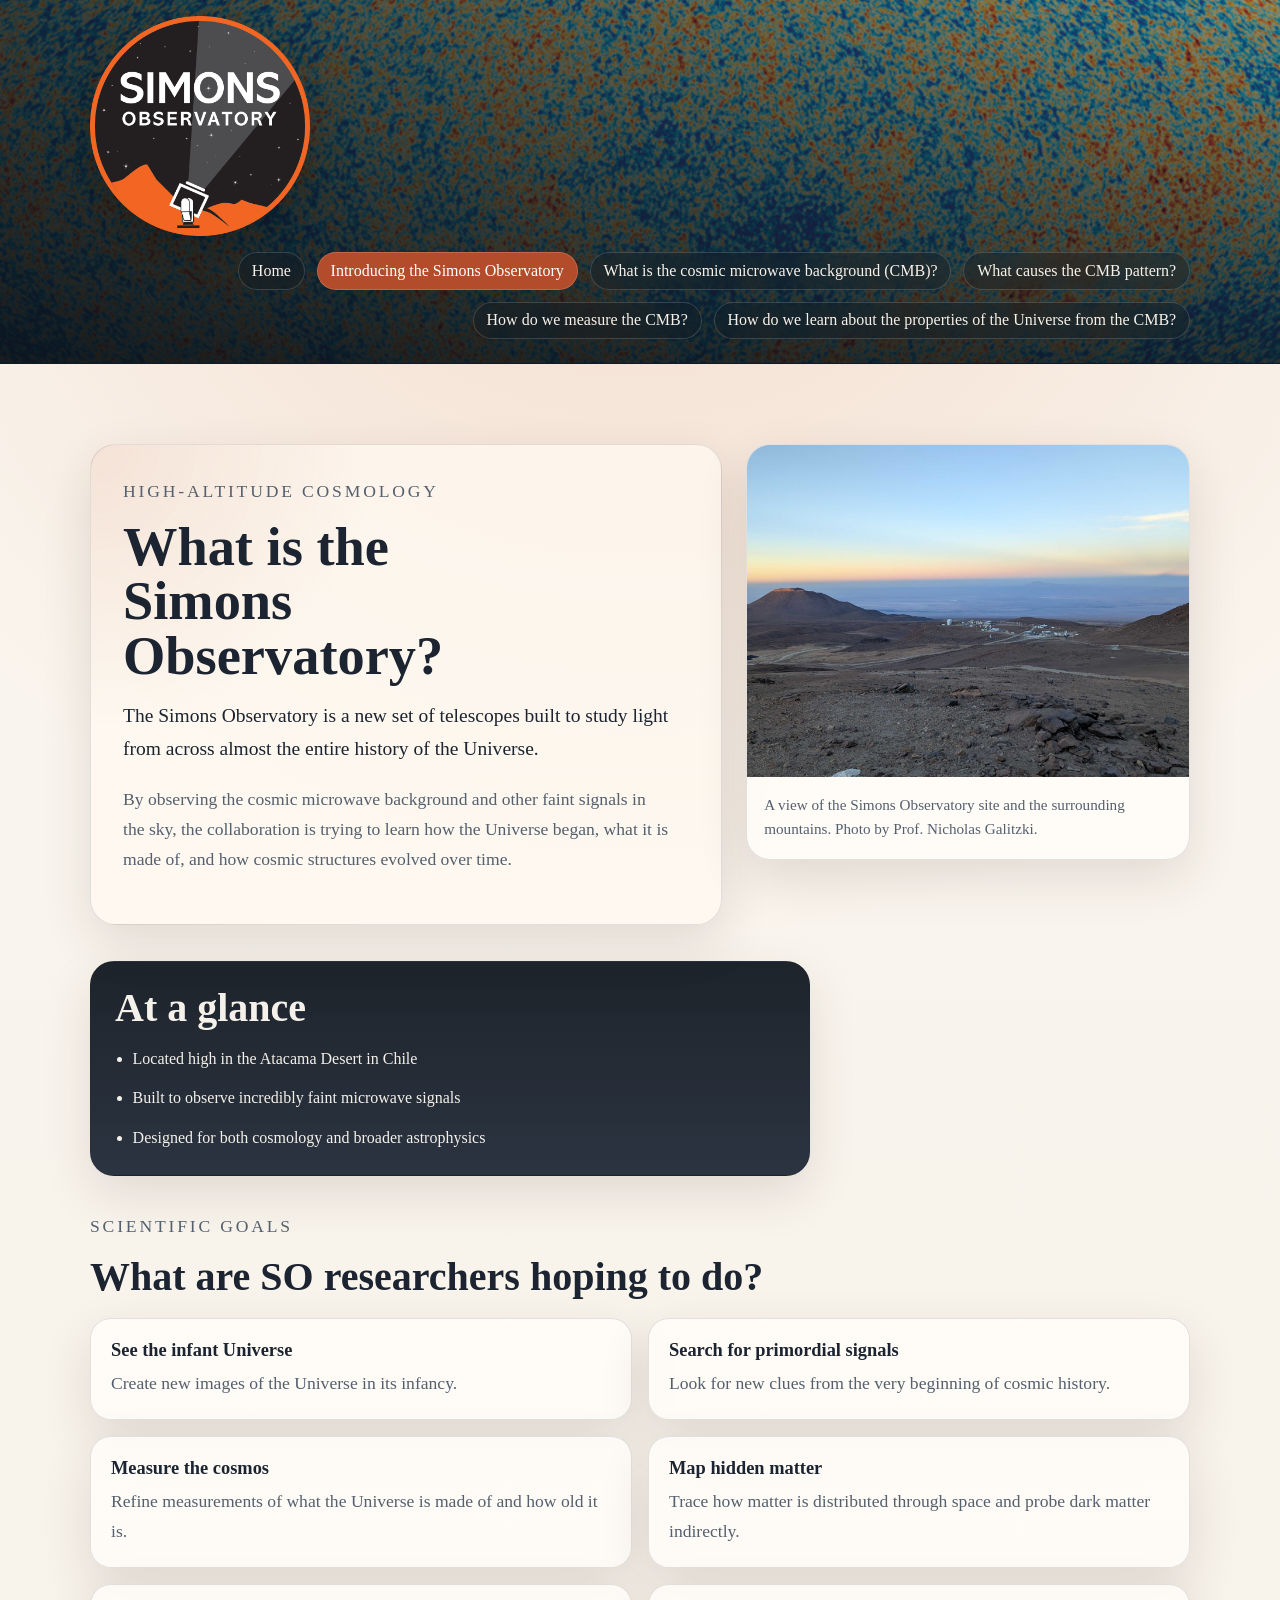
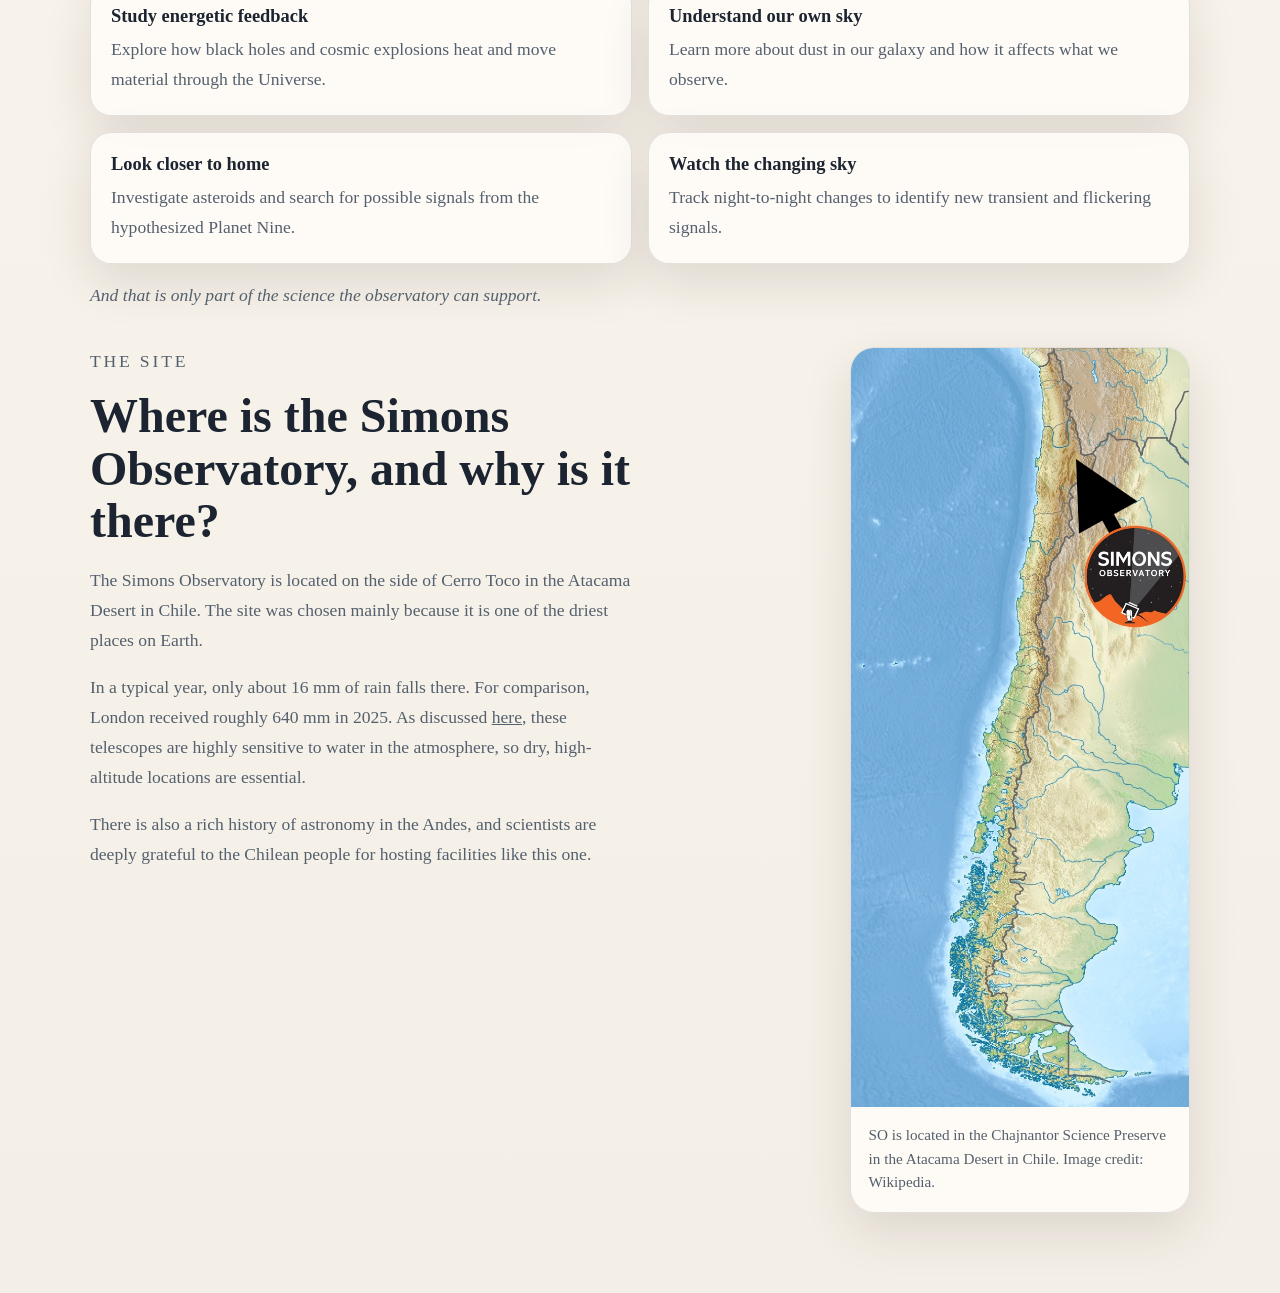
<file: introducing-the-simons-observatory.html>
<!DOCTYPE html>
<html lang="en">
  <head>
    <meta charset="UTF-8" />
    <meta name="viewport" content="width=device-width, initial-scale=1.0" />
    <title>Introducing the Simons Observatory</title>
    <link rel="stylesheet" href="styles.css" />
  </head>
  <body>
    <header class="site-header">
      <img class="site-header-bg" src="data/CCMarApr22_CMB-hero-1024x321.jpg" alt="" />
      <div class="site-header-scrim"></div>
      <div class="container site-header-inner">
        <a class="site-header-logo" href="index.html">
          <img src="data/SO_Logo_final_no_text.png" alt="Simons Observatory logo" />
        </a>
        <nav class="site-nav" aria-label="Primary navigation">
          <a href="index.html">Home</a>
          <a href="introducing-the-simons-observatory.html" aria-current="page">Introducing the Simons Observatory</a>
          <a href="what-is-the-cosmic-microwave-background-cmb.html">What is the cosmic microwave background (CMB)?</a>
          <a href="what-causes-the-CMB-pattern.html">What causes the CMB pattern?</a>
          <a href="how-do-we-measure-the-cmb.html">How do we measure the CMB?</a>
          <a href="how-do-we-learn-about-the-properties-of-the-universe-from-the-cmb.html">How do we learn about the properties of the Universe from the CMB?</a>
        </nav>
      </div>
    </header>

    <main class="container page-content observatory-page">
      <section class="observatory-hero">
        <div class="observatory-hero-copy">
          <p class="eyebrow">High-altitude cosmology</p>
          <h1>What is the Simons Observatory?</h1>
          <p class="lead">
            The Simons Observatory is a new set of telescopes built to study light from across almost the entire history of the Universe.
          </p>
          <p>
            By observing the cosmic microwave background and other faint signals in the sky, the collaboration is trying to learn how the Universe began, what it is made of, and how cosmic structures evolved over time.
          </p>
        </div>

        <figure class="feature-figure hero-figure">
          <img src="data/site-nicholas-galitzki.jpg" alt="A view of the Simons Observatory site and the surrounding mountains" />
          <figcaption>A view of the Simons Observatory site and the surrounding mountains. Photo by Prof. Nicholas Galitzki.</figcaption>
        </figure>
      </section>

      <section class="observatory-section">
        <div class="observatory-highlight" aria-label="Key facts">
          <h2>At a glance</h2>
          <ul>
            <li>Located high in the Atacama Desert in Chile</li>
            <li>Built to observe incredibly faint microwave signals</li>
            <li>Designed for both cosmology and broader astrophysics</li>
          </ul>
        </div>
      </section>

      <section class="observatory-section">
        <div class="section-heading">
          <p class="eyebrow">Scientific goals</p>
          <h2>What are SO researchers hoping to do?</h2>
        </div>

        <div class="goal-grid">
          <article class="goal-card">
            <h3>See the infant Universe</h3>
            <p>Create new images of the Universe in its infancy.</p>
          </article>
          <article class="goal-card">
            <h3>Search for primordial signals</h3>
            <p>Look for new clues from the very beginning of cosmic history.</p>
          </article>
          <article class="goal-card">
            <h3>Measure the cosmos</h3>
            <p>Refine measurements of what the Universe is made of and how old it is.</p>
          </article>
          <article class="goal-card">
            <h3>Map hidden matter</h3>
            <p>Trace how matter is distributed through space and probe dark matter indirectly.</p>
          </article>
          <article class="goal-card">
            <h3>Study energetic feedback</h3>
            <p>Explore how black holes and cosmic explosions heat and move material through the Universe.</p>
          </article>
          <article class="goal-card">
            <h3>Understand our own sky</h3>
            <p>Learn more about dust in our galaxy and how it affects what we observe.</p>
          </article>
          <article class="goal-card">
            <h3>Look closer to home</h3>
            <p>Investigate asteroids and search for possible signals from the hypothesized Planet Nine.</p>
          </article>
          <article class="goal-card">
            <h3>Watch the changing sky</h3>
            <p>Track night-to-night changes to identify new transient and flickering signals.</p>
          </article>
        </div>

        <p class="section-note">And that is only part of the science the observatory can support.</p>
      </section>

      <section class="observatory-section observatory-media">
        <div class="section-copy">
          <p class="eyebrow">The site</p>
          <h2>Where is the Simons Observatory, and why is it there?</h2>
          <p>
            The Simons Observatory is located on the side of Cerro Toco in the Atacama Desert in Chile. The site was chosen mainly because it is one of the driest places on Earth.
          </p>
          <p>
            In a typical year, only about 16 mm of rain falls there. For comparison, London received roughly 640 mm in 2025. As discussed <a href="how-do-we-measure-the-cmb.html">here</a>, these telescopes are highly sensitive to water in the atmosphere, so dry, high-altitude locations are essential.
          </p>
          <p>
            There is also a rich history of astronomy in the Andes, and scientists are deeply grateful to the Chilean people for hosting facilities like this one.
          </p>
        </div>

        <figure class="feature-figure map-figure">
          <img src="data/Relief_Map_of_Chile.jpg" alt="Relief map showing Chile and the Atacama region" />
          <figcaption>SO is located in the Chajnantor Science Preserve in the Atacama Desert in Chile. Image credit: Wikipedia.</figcaption>
        </figure>
      </section>
    </main>
  </body>
</html>
</file>
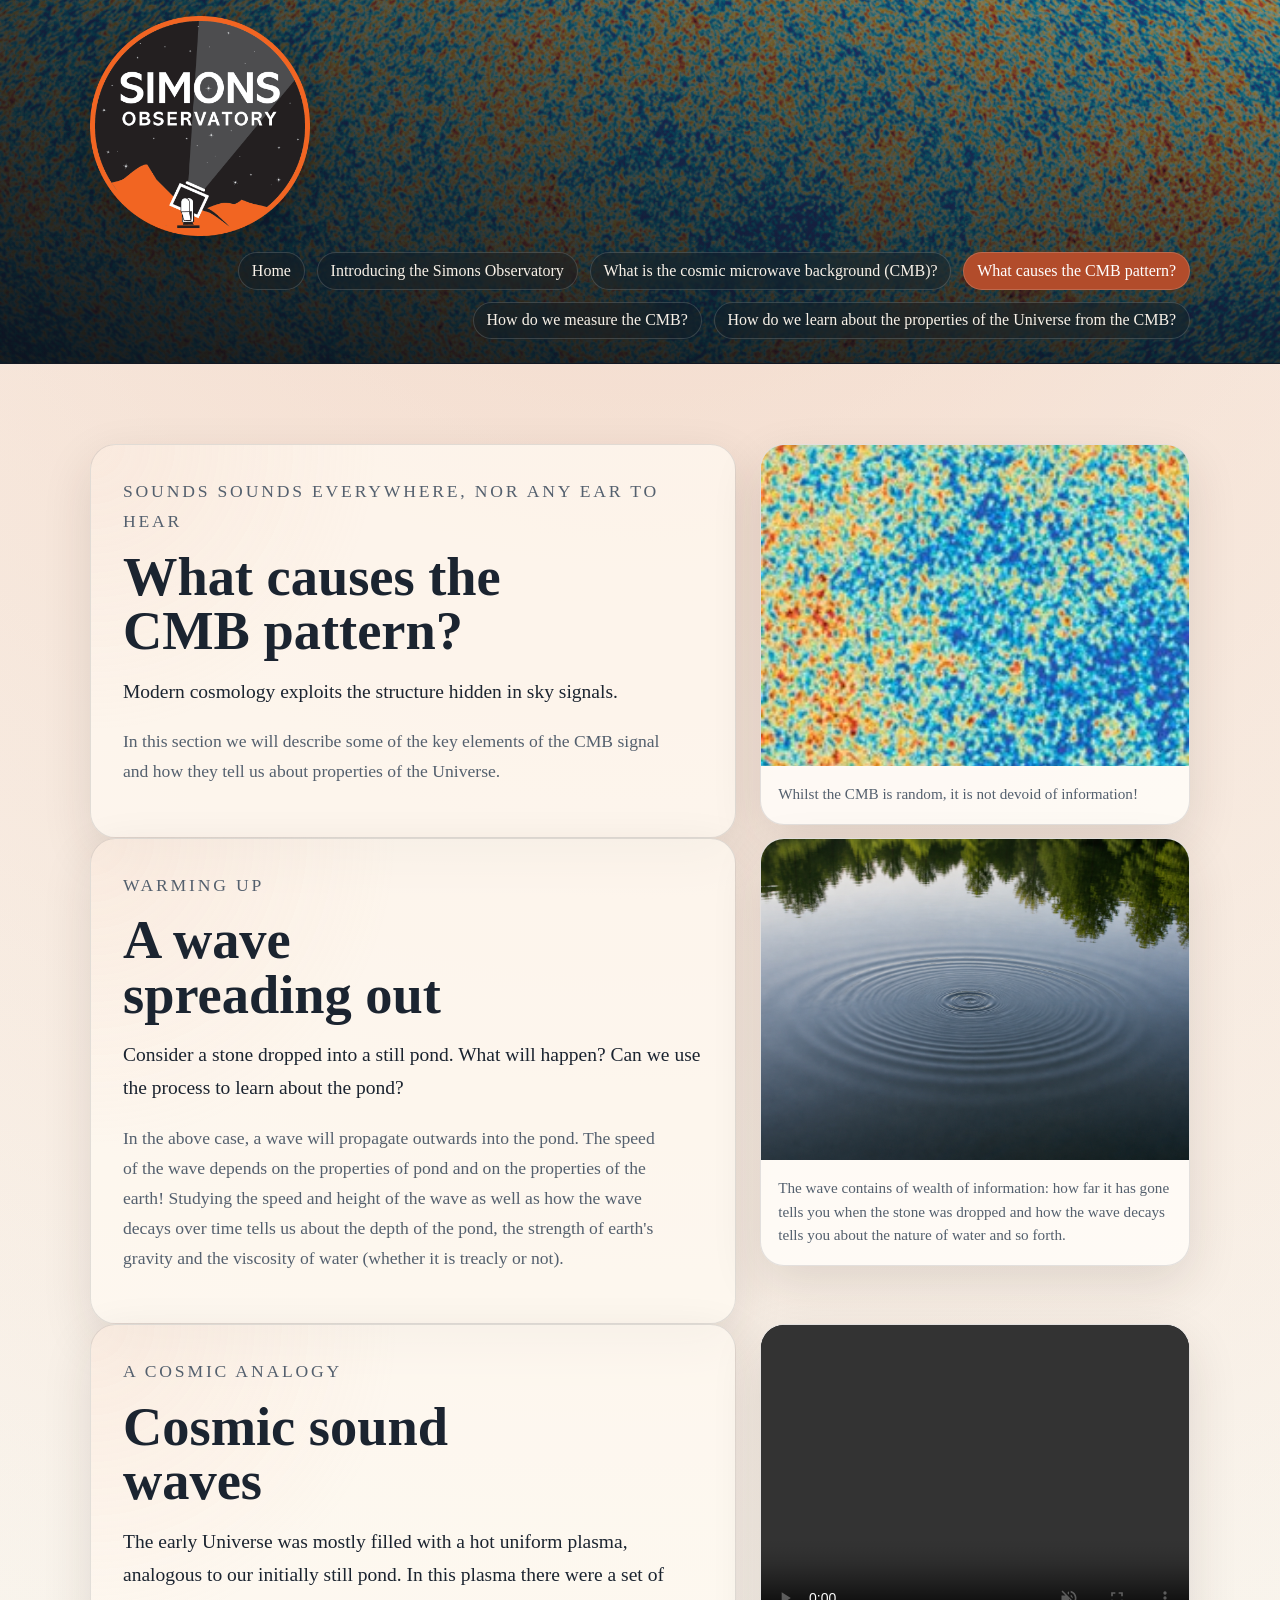
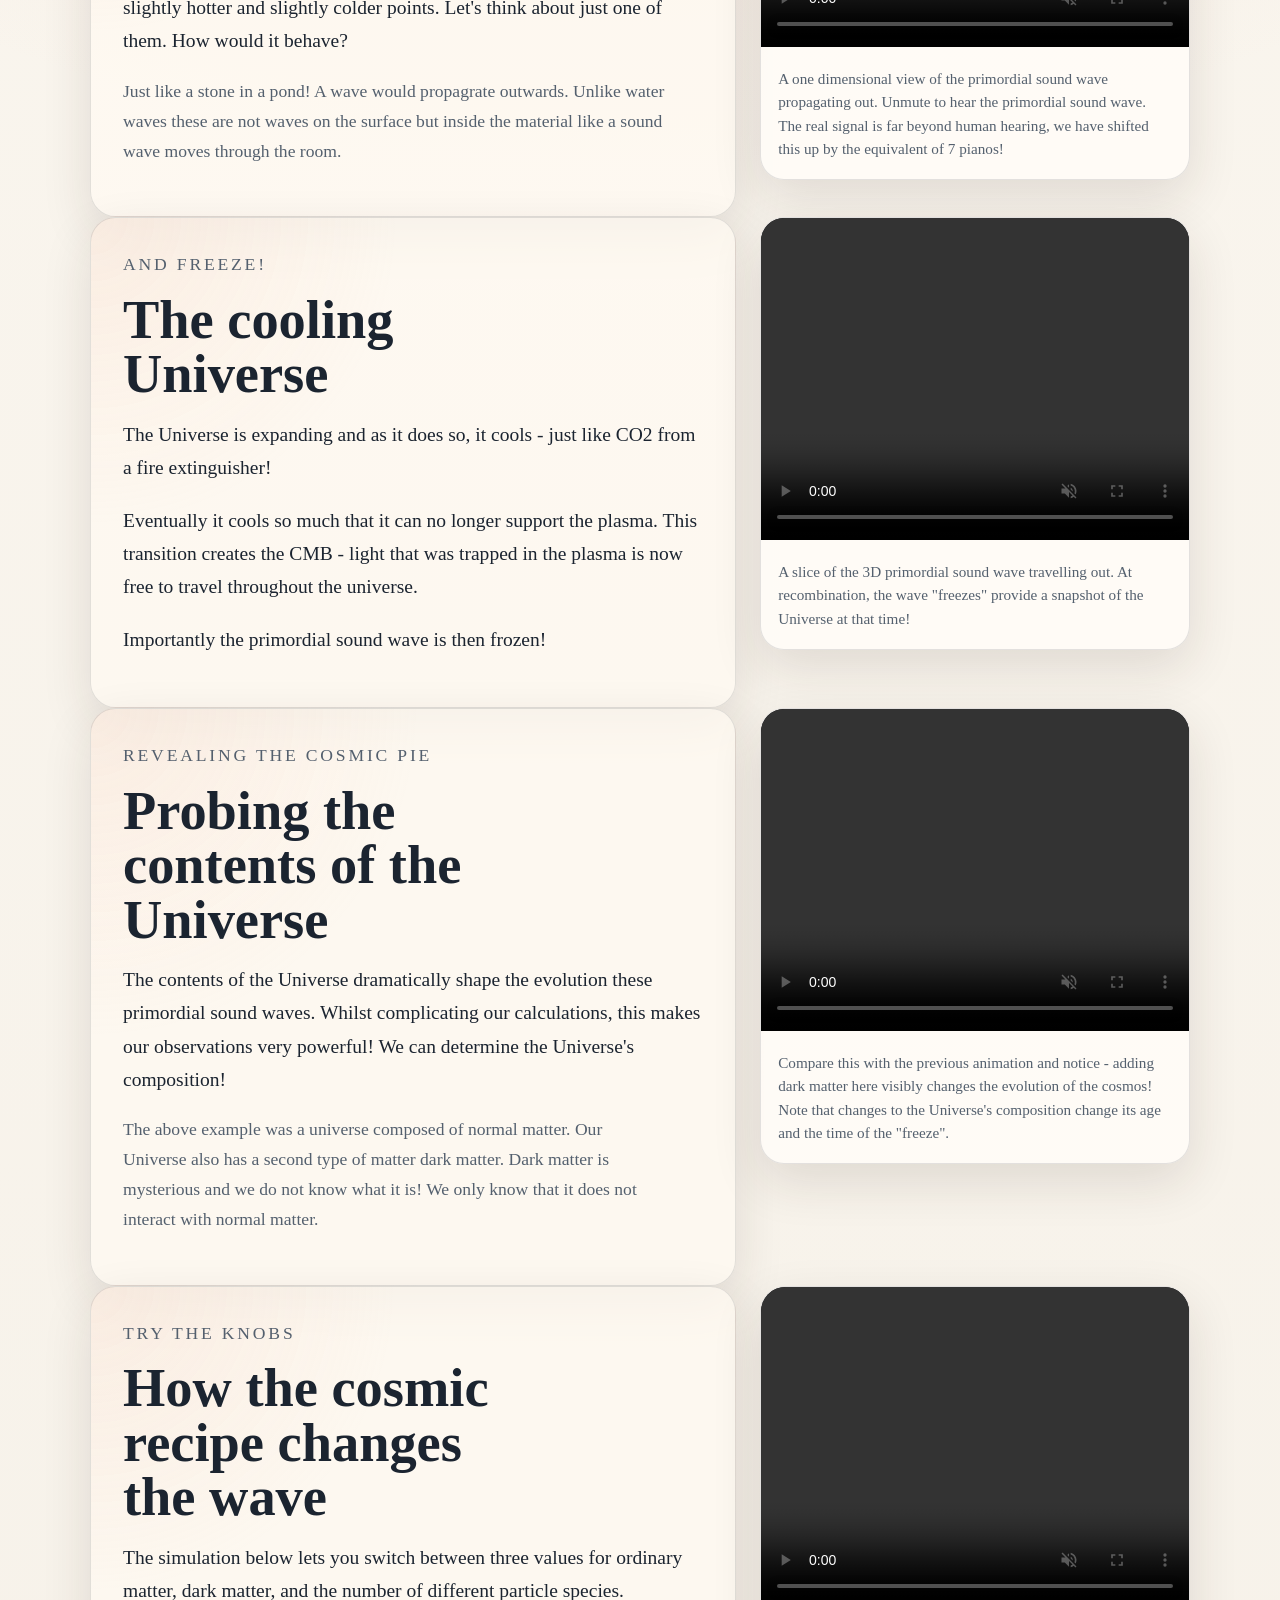
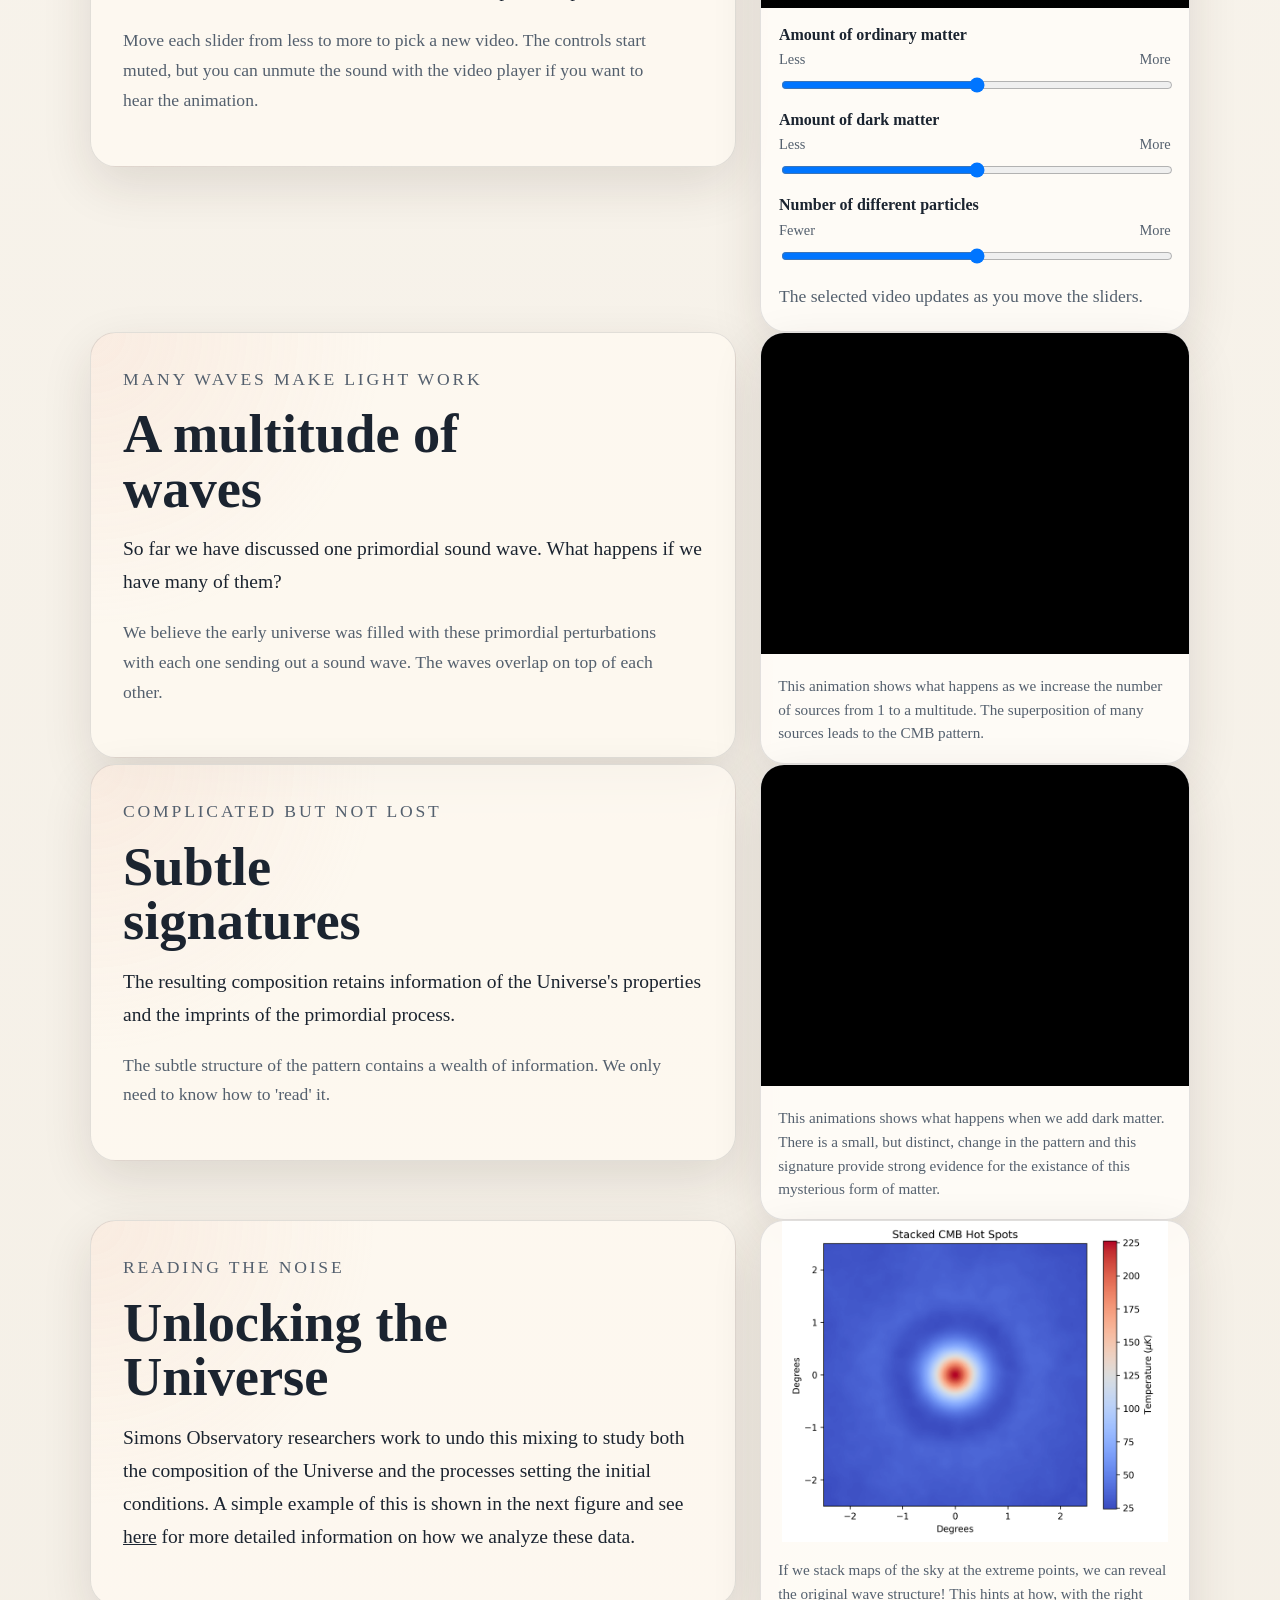
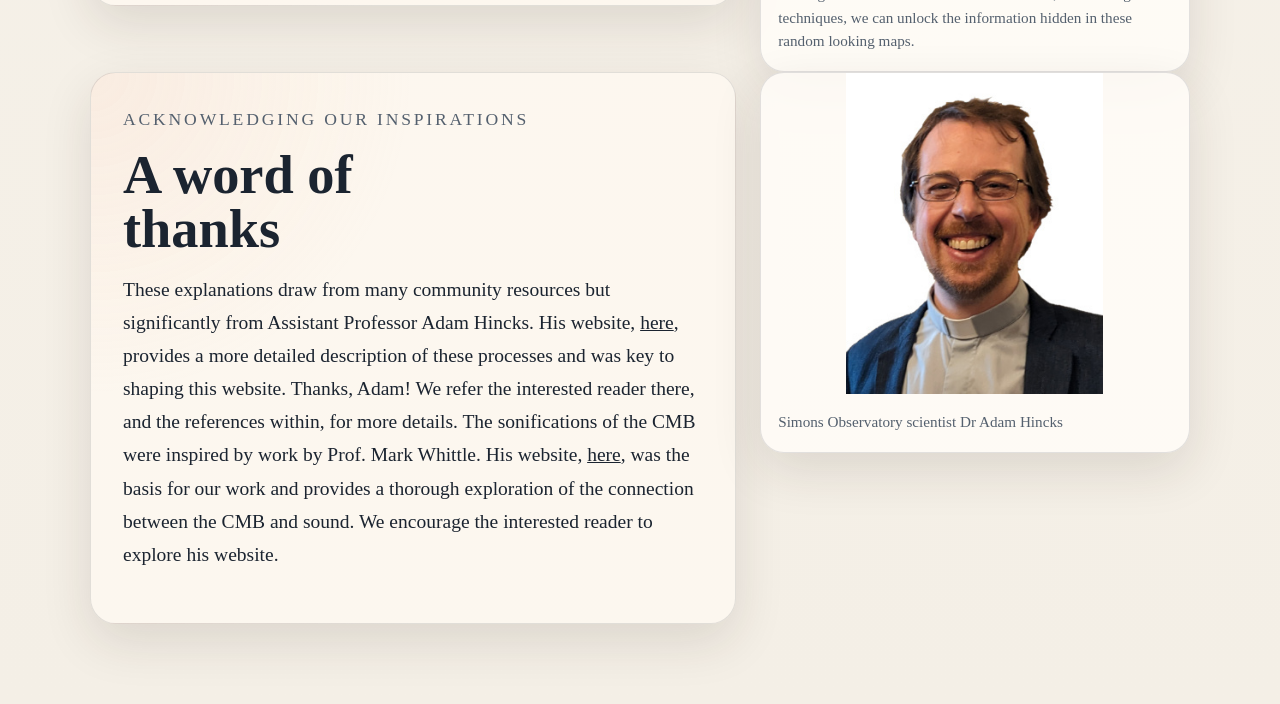
<file: what-causes-the-CMB-pattern.html>
<!DOCTYPE html>
<html lang="en">
  <head>
    <meta charset="UTF-8" />
    <meta name="viewport" content="width=device-width, initial-scale=1.0" />
    <title>What is the cosmic microwave background (CMB)?</title>
    <link rel="stylesheet" href="styles.css" />
  </head>
  <body>
    <header class="site-header">
      <img class="site-header-bg" src="data/CCMarApr22_CMB-hero-1024x321.jpg" alt="" />
      <div class="site-header-scrim"></div>
      <div class="container site-header-inner">
        <a class="site-header-logo" href="index.html">
          <img src="data/SO_Logo_final_no_text.png" alt="Simons Observatory logo" />
        </a>
        <nav class="site-nav" aria-label="Primary navigation">
          <a href="index.html">Home</a>
          <a href="introducing-the-simons-observatory.html">Introducing the Simons Observatory</a>
          <a href="what-is-the-cosmic-microwave-background-cmb.html">What is the cosmic microwave background (CMB)?</a>
          <a href="what-causes-the-CMB-pattern.html"  aria-current="page">What causes the CMB pattern?</a>
          <a href="how-do-we-measure-the-cmb.html">How do we measure the CMB?</a>
          <a href="how-do-we-learn-about-the-properties-of-the-universe-from-the-cmb.html">How do we learn about the properties of the Universe from the CMB?</a>
        </nav>
      </div>
    </header>

    <main class="container page-content cmb-page">
      <section class="cmb-hero">
        <div class="cmb-hero-copy">
          <p class="eyebrow">Sounds sounds everywhere, Nor any ear to hear </p>
          <h1>What causes the CMB pattern?</h1>
          <p class="lead">
            Modern cosmology exploits the structure hidden in sky signals. 
          </p>
          <p>
            In this section we will describe some of the key elements of the CMB signal and how they tell us about properties of the Universe.
          </p>
        </div>

        <figure class="feature-figure hero-figure">
          <img src="data/cmb-square.jpg" alt="A small extract of the CMB" />
          <figcaption>Whilst the CMB is random, it is not devoid of information!</figcaption>
        </figure>
      </section>


      <section class="cmb-hero">
        <div class="cmb-hero-copy">
          <p class="eyebrow">Warming up </p>
          <h1>A wave spreading out</h1>
          <p class="lead">
            Consider a stone dropped into a still pond. What will happen? Can we use the process to learn about the pond? 
          </p>
          <p>
            In the above case, a wave will propagate outwards into the pond. The speed of the wave depends on the properties of pond and on the properties of the earth!
            Studying the speed and height of the wave as well as how the wave decays over time tells us about the depth of the pond, the strength of earth's gravity and the viscosity of water (whether it is treacly or not).
          </p>
        </div>

        <figure class="feature-figure hero-figure">
          <img src="data/PondWave.png" alt="A wave on a pond" />
          <figcaption>The wave contains of wealth of information: how far it has gone tells you when the stone was dropped and how the wave decays tells you about the nature of water and so forth.</figcaption>
        </figure>
      </section>

      <section class="cmb-hero">
        <div class="cmb-hero-copy">
          <p class="eyebrow">A cosmic analogy</p>
          <h1>Cosmic sound waves</h1>
          <p class="lead">
            The early Universe was mostly filled with a hot uniform plasma, analogous to our initially still pond. In this plasma there were a set of slightly hotter and slightly colder points. 
            Let's think about just one of them. How would it behave?
          </p>

          <p>
            Just like a stone in a pond! A wave would propagrate outwards. Unlike water waves these are not waves on the surface but inside the material like a sound wave moves through the room.
          </p>

        </div>
          <figure class="feature-figure hero-video">
            <video autoplay muted loop playsinline controls>
              <source src="data/bao_profiles_1d_simple_0.0224_0.0_3.05_1075.0.mp4" type="video/mp4">
              Your browser does not support the video tag.
            </video>
            <figcaption>
              A one dimensional view of the primordial sound wave propagating out. Unmute to hear the primordial sound wave. The real signal is far beyond human hearing, we have shifted this up by the equivalent of 7 pianos!
            </figcaption>
          </figure>
      </section>


      <section class="cmb-hero">
        <div class="cmb-hero-copy">
          <p class="eyebrow">And freeze!</p>
          <h1>The cooling Universe</h1>
          
          <p class="lead">
            The Universe is expanding and as it does so, it cools - just like CO2 from a fire extinguisher! 
          </p>

          <p class="lead">
            Eventually it cools so much that it can no longer support the plasma.
            This transition creates the CMB - light that was trapped in the plasma is now free to travel throughout the universe.
          </p>

          <p class="lead">
             Importantly the primordial sound wave is then frozen!
          </p>

        </div>
          <figure class="feature-figure hero-video">
            <video autoplay muted loop playsinline controls>
              
              <source src="data/bao_mass_2d_radiation_0.0224_0.0_3.05_1075.0.mp4" type="video/mp4">
              Your browser does not support the video tag.
            </video>
            <figcaption>
              A slice of the 3D primordial sound wave travelling out. At recombination, the wave "freezes" provide a snapshot of the Universe at that time!
            </figcaption>
          </figure>
      </section>


      <section class="cmb-hero">
        <div class="cmb-hero-copy">
          <p class="eyebrow">Revealing the cosmic pie</p>
          <h1>Probing the contents of the Universe </h1>
          
          <p class="lead">
            The contents of the Universe dramatically shape the evolution these primordial sound waves.
            Whilst complicating our calculations, this makes our observations very powerful! We can determine the Universe's composition!
          </p>
          <p>
            The above example was a universe composed of normal matter. Our Universe also has a second type of matter dark matter.
            Dark matter is mysterious and we do not know what it is! We only know that it does not interact with normal matter.
          </p>


        </div>
          <figure class="feature-figure hero-video">
            <video autoplay muted loop playsinline controls>
              <source src="data/bao_mass_2d_radiation_0.0224_0.12_3.05_1075.0.mp4" type="video/mp4">
              Your browser does not support the video tag.
            </video>
            <figcaption>
              Compare this with the previous animation and notice - adding dark matter here visibly changes the evolution of the cosmos!
              Note that changes to the Universe's composition change its age and the time of the "freeze".
            </figcaption>
          </figure>
      </section>

      <section class="cmb-hero cmb-composition-section">
        <div class="cmb-hero-copy">
          <p class="eyebrow">Try the knobs</p>
          <h1>How the cosmic recipe changes the wave</h1>
          <p class="lead">
            The simulation below lets you switch between three values for ordinary matter,
            dark matter, and the number of different particle species.
          </p>
          <p>
            Move each slider from less to more to pick a new video. The controls start muted,
            but you can unmute the sound with the video player if you want to hear the animation.
          </p>
        </div>

        <div class="composition-box">
          <video
            id="composition-demo-video"
            class="composition-video"
            autoplay
            muted
            loop
            playsinline
            controls
            preload="auto"
            aria-label="Simulation showing how the cosmic wave changes with the selected universe composition"
          >
            <source src="data/Videos/bao_mass_2d_radiation_0.0224_0.12_3.05_1075.0.mp4" type="video/mp4" />
            Your browser does not support the video tag.
          </video>

          <div class="composition-controls" aria-label="Cosmic composition controls">
            <div class="control-group composition-control">
              <div class="composition-control-header">
                <label for="composition-ombh2">Amount of ordinary matter</label>
              </div>
              <div class="composition-scale" aria-hidden="true">
                <span>Less</span>
                <span>More</span>
              </div>
              <input id="composition-ombh2" type="range" min="0" max="2" step="1" value="1" />
            </div>

            <div class="control-group composition-control">
              <div class="composition-control-header">
                <label for="composition-omch2">Amount of dark matter</label>
              </div>
              <div class="composition-scale" aria-hidden="true">
                <span>Less</span>
                <span>More</span>
              </div>
              <input id="composition-omch2" type="range" min="0" max="2" step="1" value="1" />
            </div>

            <div class="control-group composition-control">
              <div class="composition-control-header">
                <label for="composition-neff">Number of different particles</label>
              </div>
              <div class="composition-scale" aria-hidden="true">
                <span>Fewer</span>
                <span>More</span>
              </div>
              <input id="composition-neff" type="range" min="0" max="2" step="1" value="1" />
            </div>

            <p class="composition-note" id="composition-status" aria-live="polite">
              The video shows the middle setting for all three sliders.
            </p>
          </div>
        </div>
      </section>



      <section class="cmb-hero">
        <div class="cmb-hero-copy">
          <p class="eyebrow">Many waves make light work</p>
          <h1>A multitude of waves</h1>
          
          <p class="lead">
            So far we have discussed one primordial sound wave. What happens if we have many of them?
          </p>
          <p>
            We believe the early universe was filled with these primordial perturbations with each one sending out a sound wave.
            The waves overlap on top of each other. 
          </p>


        </div>
          <figure class="feature-figure hero-video">
            <video autoplay muted loop playsinline>
              <source src="data/ManyWaves_0.0224_0.0.mp4" type="video/mp4">
              Your browser does not support the video tag.
            </video>
            <figcaption>
              This animation shows what happens as we increase the number of sources from 1 to a multitude. 
              The superposition of many sources leads to the CMB pattern. 
            </figcaption>
          </figure>
      </section>




      <section class="cmb-hero">
        <div class="cmb-hero-copy">
          <p class="eyebrow">Complicated but not lost</p>
          <h1>Subtle signatures</h1>
          
          <p class="lead">
            The resulting composition retains information of the Universe's properties and the imprints of the primordial process.
          </p>
          <p>
            The subtle structure of the pattern contains a wealth of information. We only need to know how to 'read' it.
          </p>


        </div>
          <figure class="feature-figure hero-video">
            <video autoplay muted loop playsinline>
              <source src="data/ManyWaves_0.0224_0.12.mp4" type="video/mp4">
              Your browser does not support the video tag.
            </video>
            <figcaption>
              This animations shows what happens when we add dark matter. There is a small, but distinct, change in the pattern and this signature provide strong evidence for the existance of this mysterious form of matter.
            </figcaption>
          </figure>
      </section>


      <section class="cmb-hero">
        <div class="cmb-hero-copy">
          <p class="eyebrow">Reading the noise</p>
          <h1>Unlocking the Universe</h1>
          <p class="lead">
Simons Observatory researchers work to undo this mixing to study both the composition of the Universe and the processes setting the initial conditions.
            A simple example of this is shown in the next figure and see <a href="how-do-we-learn-about-the-properties-of-the-universe-from-the-cmb.html">here</a> for more detailed information on how we analyze these data.
          </p>


        </div>
        <figure class="feature-figure hero-figure2">
          <img src="data/hot_spots_0.0224.png" alt="A small extract of the CMB" />
          <figcaption>If we stack maps of the sky at the extreme points, we can reveal the original wave structure! This hints at how, with the right techniques, we can unlock the information hidden in these random looking maps.</figcaption>
        </figure>
      </section>

      

      <section class="cmb-hero">
        <div class="cmb-hero-copy">
          <p class="eyebrow">Acknowledging our inspirations</p>
          <h1>A word of thanks</h1>
          <p class="lead">
            These explanations draw from many community resources but significantly from Assistant Professor Adam Hincks.
            His website, <a href="https://adh-sj.info/cv.php">here</a>, provides a more detailed description of these processes and was key to shaping this website.
            Thanks, Adam! We refer the interested reader there, and the references within, for more details. 
            The sonifications of the CMB were inspired by work by Prof. Mark Whittle. His website, <a href="https://markwhittle.uvacreate.virginia.edu/">here</a>, was the basis for our work and provides a thorough exploration of the connection between the CMB and sound. We encourage the interested reader to explore his website.
          </p>

          

        </div>
        <figure class="feature-figure hero-figure2">
          <img src="data/adam_small.jpg" alt="Assistant Professor Adam Hincks" />
          <figcaption>Simons Observatory scientist Dr Adam Hincks</figcaption>
        </figure>
      </section>


      
    </main>
    <script src="cmb-composition-demo.js"></script>
  </body>
</html>
</file>
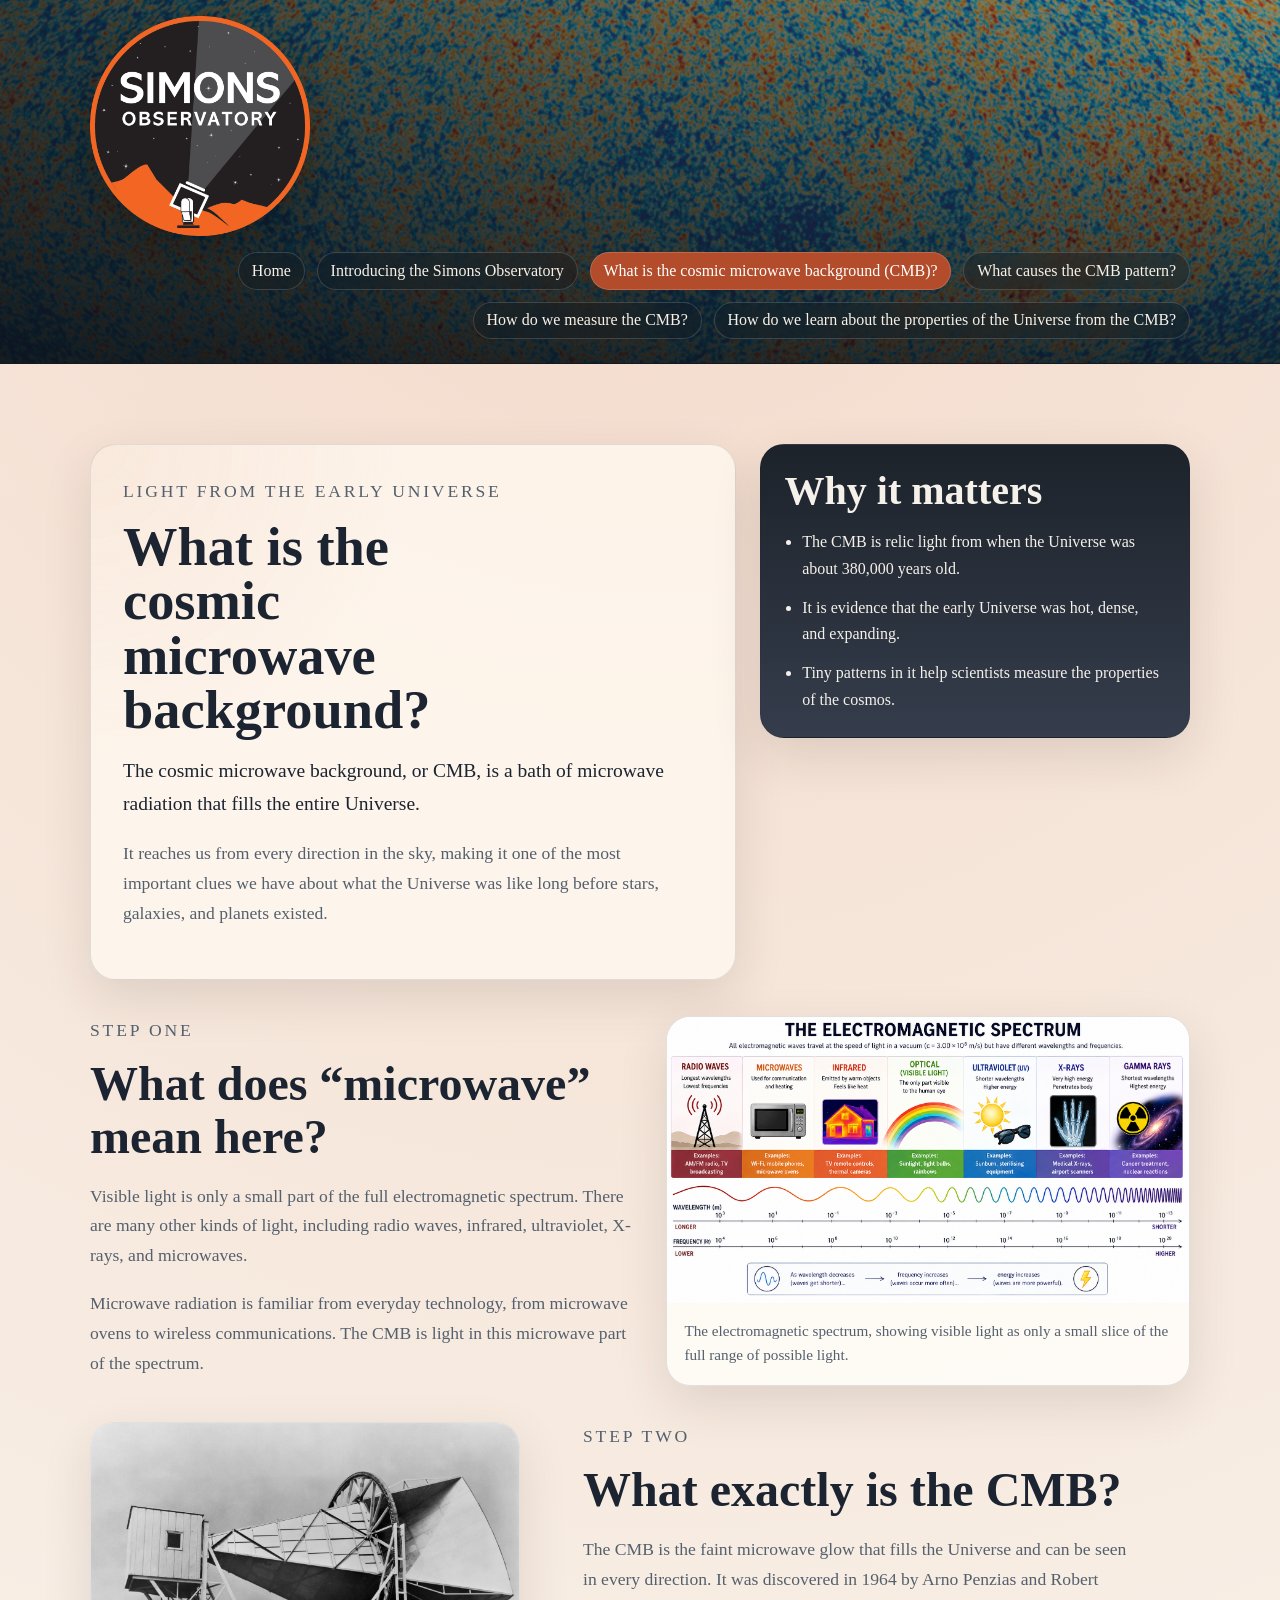
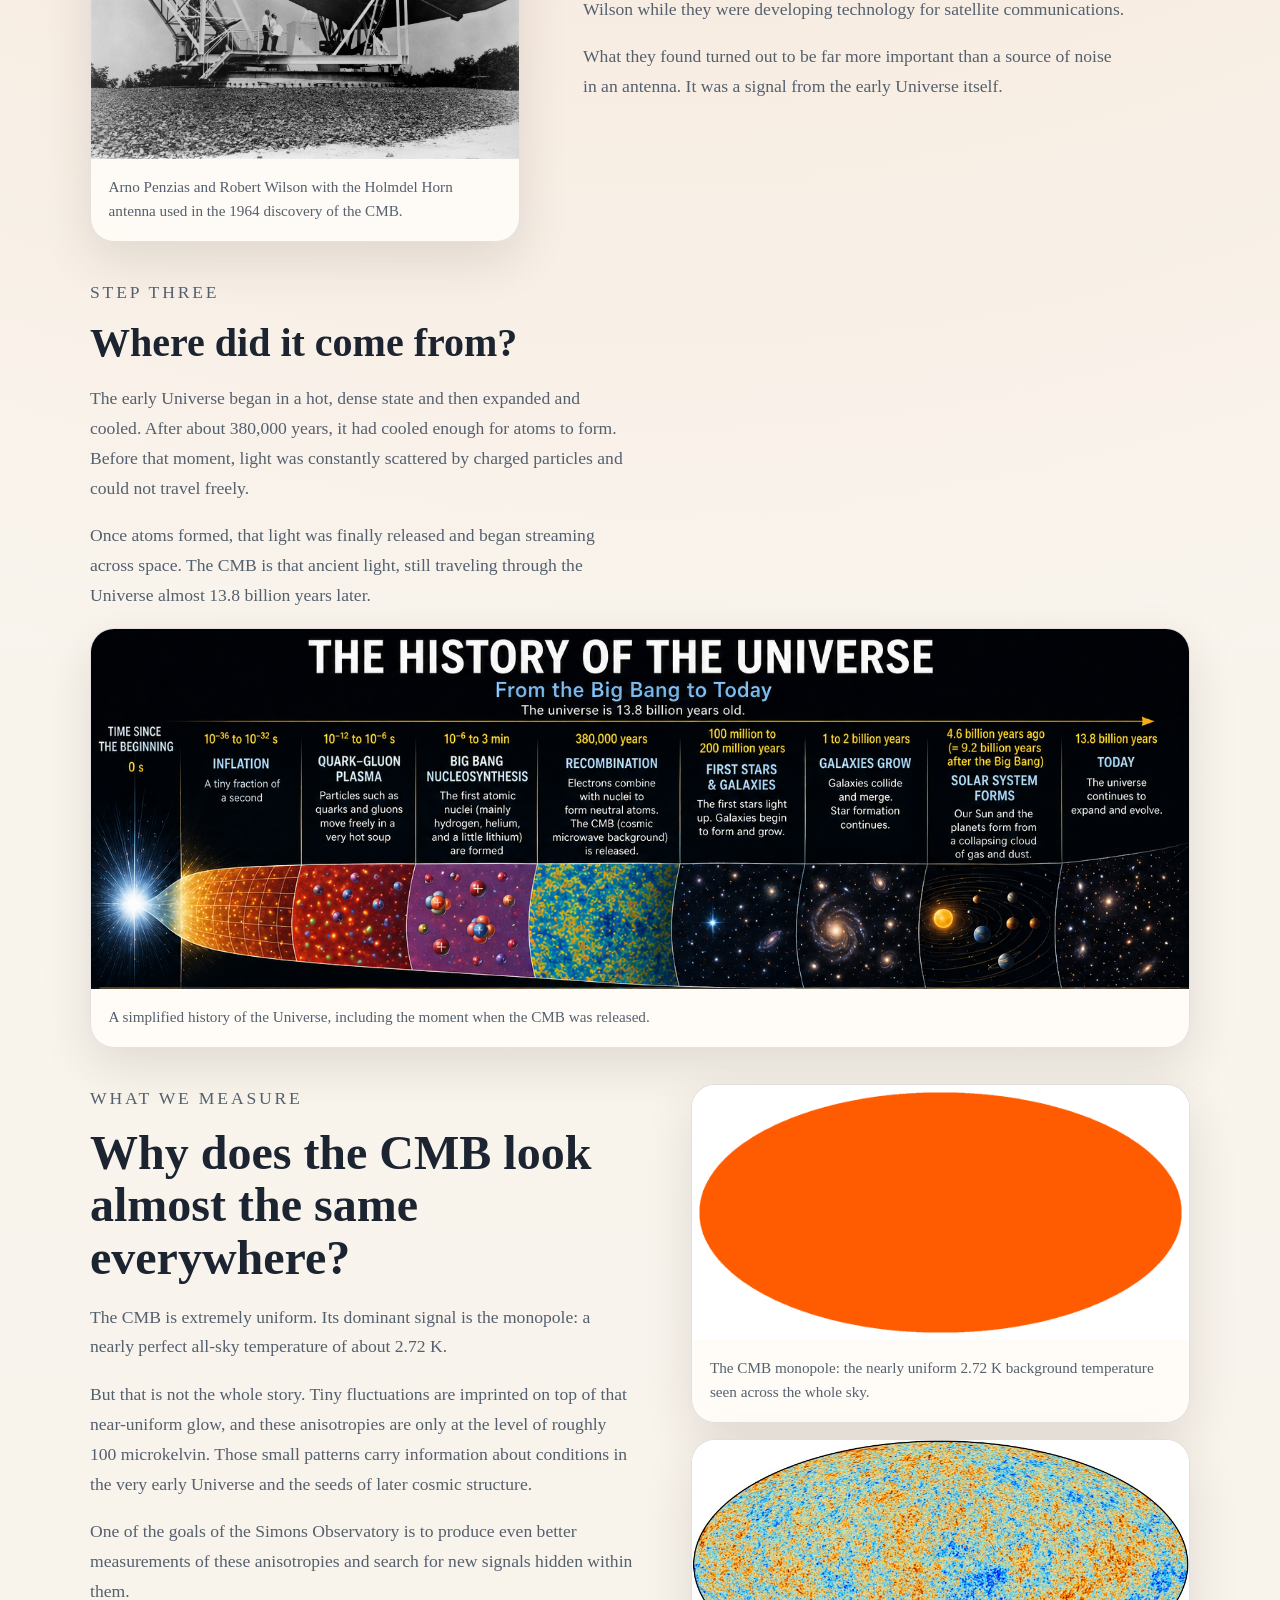
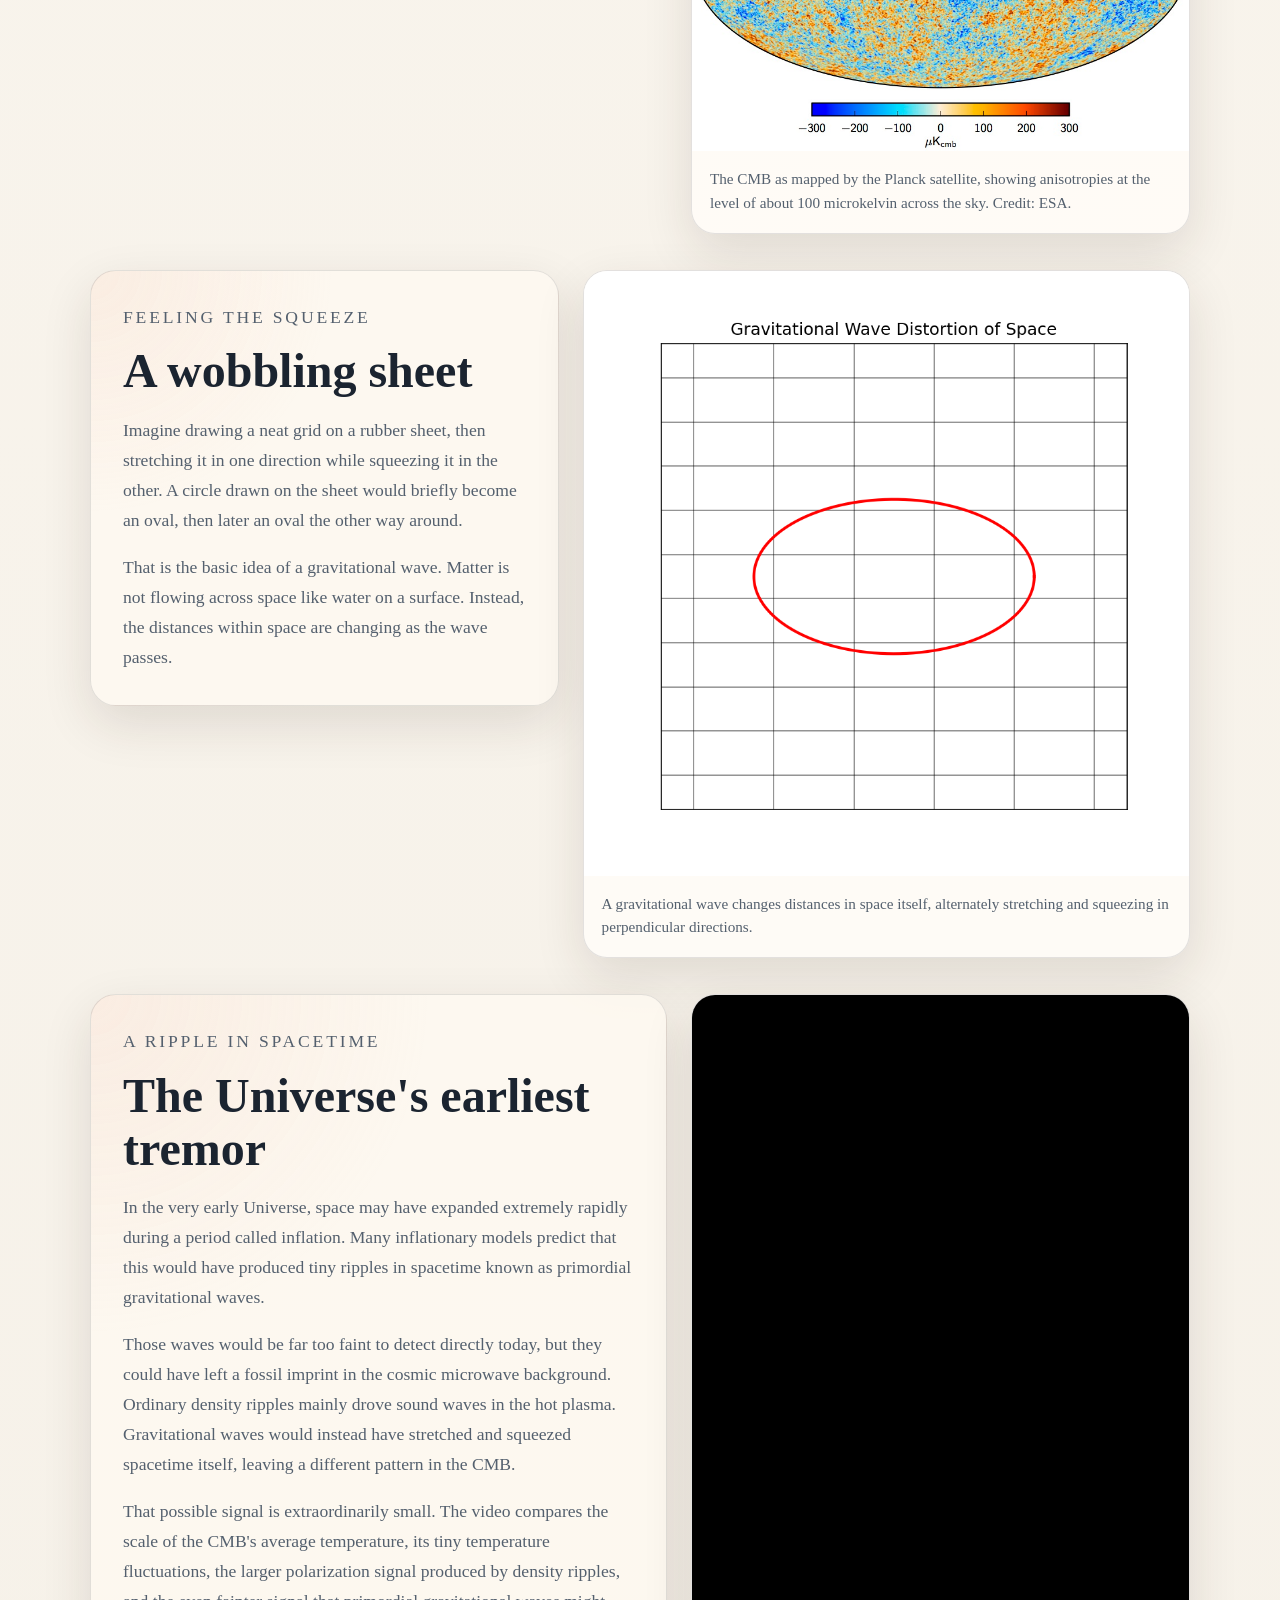
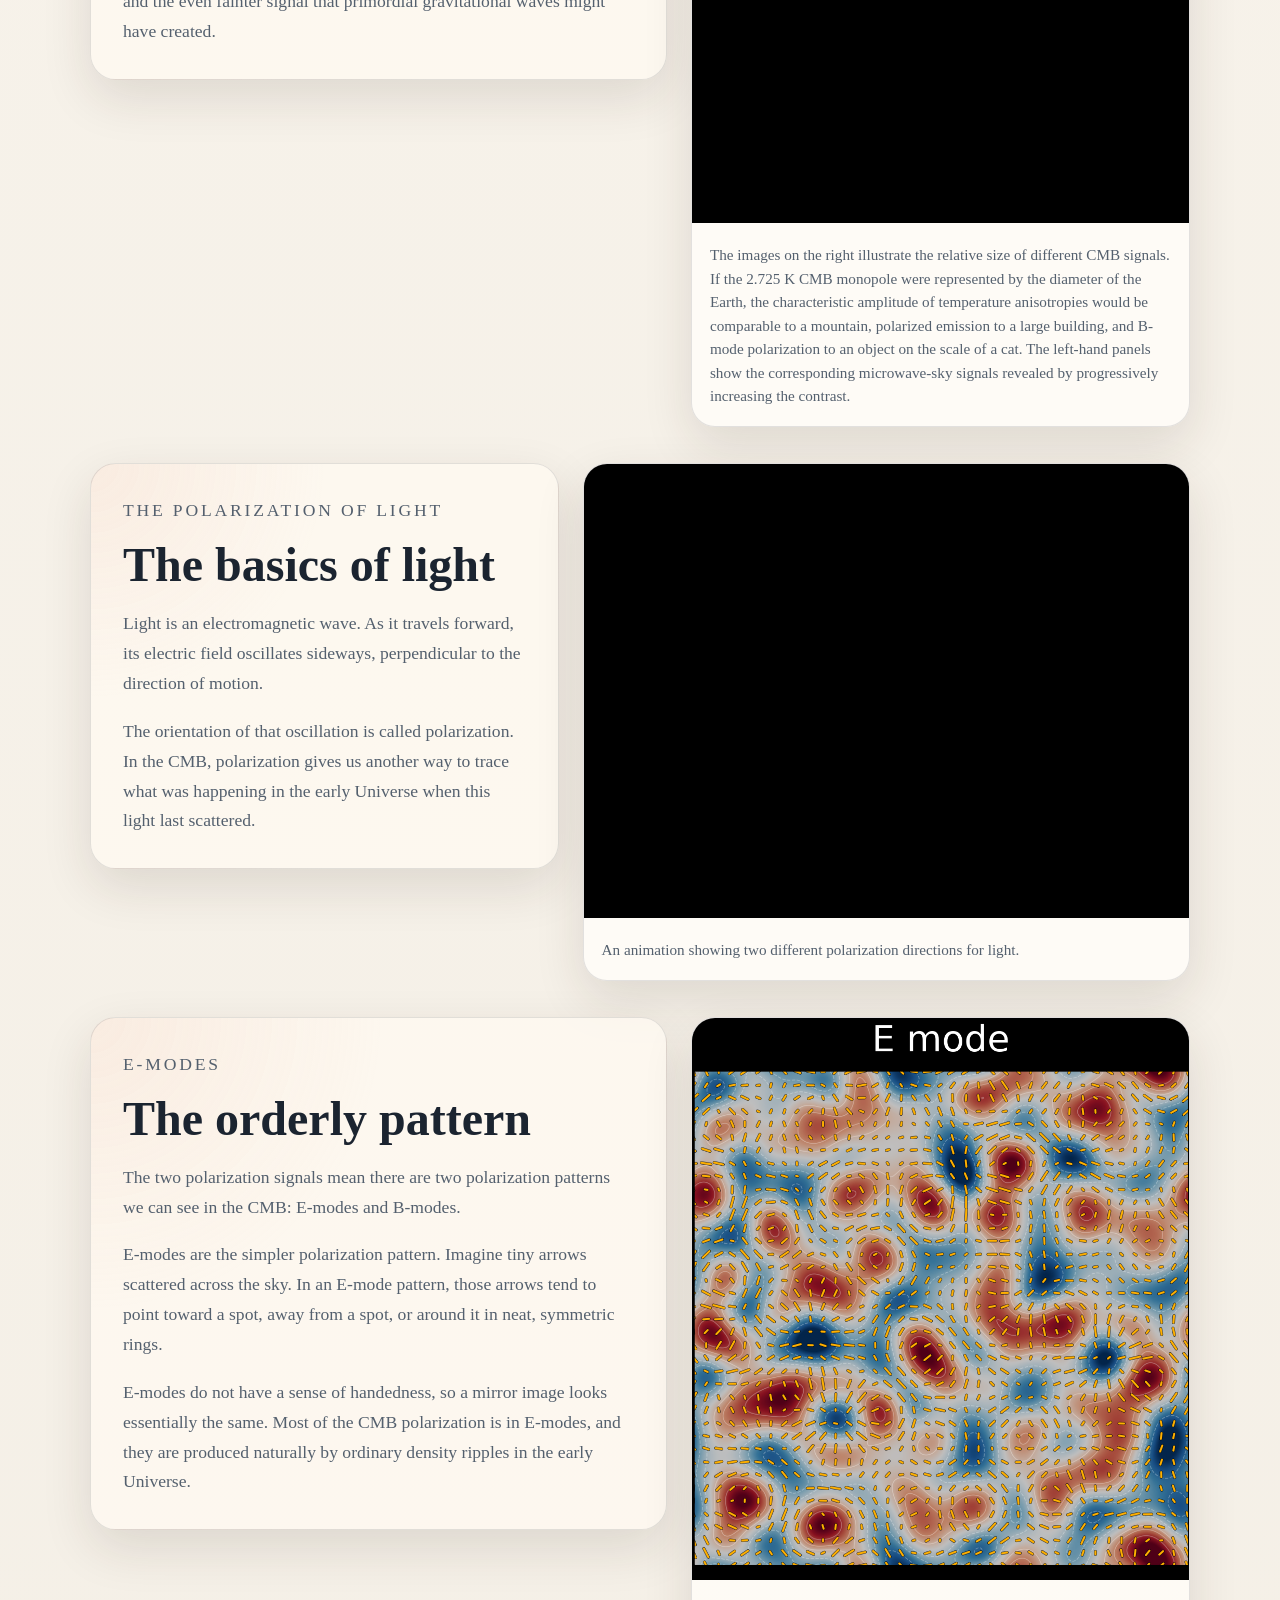
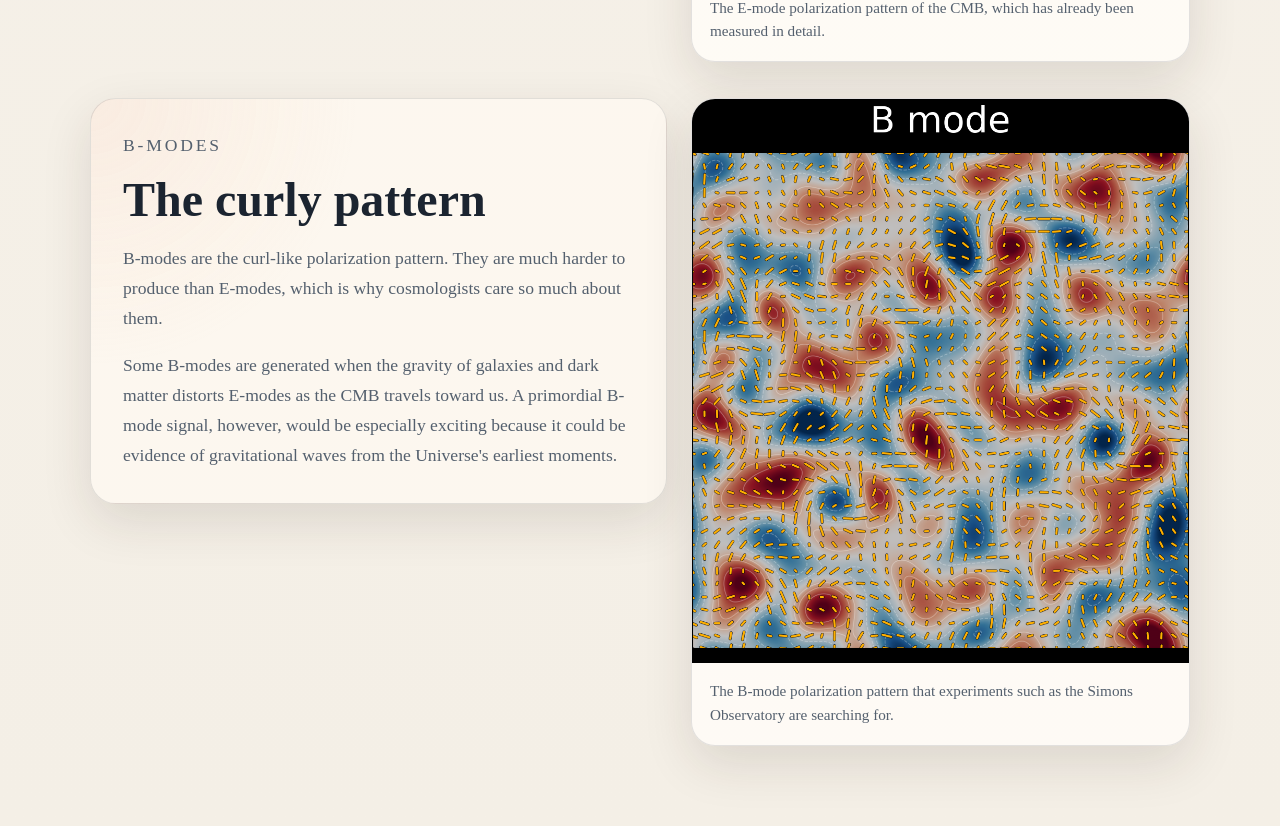
<file: what-is-the-cosmic-microwave-background-cmb.html>
<!DOCTYPE html>
<html lang="en">
  <head>
    <meta charset="UTF-8" />
    <meta name="viewport" content="width=device-width, initial-scale=1.0" />
    <title>What is the cosmic microwave background (CMB)?</title>
    <link rel="stylesheet" href="styles.css" />
  </head>
  <body>
    <header class="site-header">
      <img class="site-header-bg" src="data/CCMarApr22_CMB-hero-1024x321.jpg" alt="" />
      <div class="site-header-scrim"></div>
      <div class="container site-header-inner">
        <a class="site-header-logo" href="index.html">
          <img src="data/SO_Logo_final_no_text.png" alt="Simons Observatory logo" />
        </a>
        <nav class="site-nav" aria-label="Primary navigation">
          <a href="index.html">Home</a>
          <a href="introducing-the-simons-observatory.html">Introducing the Simons Observatory</a>
          <a href="what-is-the-cosmic-microwave-background-cmb.html" aria-current="page">What is the cosmic microwave background (CMB)?</a>
          <a href="what-causes-the-CMB-pattern.html">What causes the CMB pattern?</a>
          <a href="how-do-we-measure-the-cmb.html">How do we measure the CMB?</a>
          <a href="how-do-we-learn-about-the-properties-of-the-universe-from-the-cmb.html">How do we learn about the properties of the Universe from the CMB?</a>
        </nav>
      </div>
    </header>

    <main class="container page-content cmb-page">
      <section class="cmb-hero">
        <div class="cmb-hero-copy">
          <p class="eyebrow">Light from the early Universe</p>
          <h1>What is the cosmic microwave background?</h1>
          <p class="lead">
            The cosmic microwave background, or CMB, is a bath of microwave radiation that fills the entire Universe.
          </p>
          <p>
            It reaches us from every direction in the sky, making it one of the most important clues we have about what the Universe was like long before stars, galaxies, and planets existed.
          </p>
        </div>

        <aside class="cmb-summary" aria-label="Key idea">
          <h2>Why it matters</h2>
          <ul>
            <li>The CMB is relic light from when the Universe was about 380,000 years old.</li>
            <li>It is evidence that the early Universe was hot, dense, and expanding.</li>
            <li>Tiny patterns in it help scientists measure the properties of the cosmos.</li>
          </ul>
        </aside>
      </section>

      <section class="cmb-section cmb-explainer">
        <div class="section-copy">
          <p class="eyebrow">Step one</p>
          <h2>What does “microwave” mean here?</h2>
          <p>
            Visible light is only a small part of the full electromagnetic spectrum. There are many other kinds of light, including radio waves, infrared, ultraviolet, X-rays, and microwaves.
          </p>
          <p>
            Microwave radiation is familiar from everyday technology, from microwave ovens to wireless communications. The CMB is light in this microwave part of the spectrum.
          </p>
        </div>

        <figure class="feature-figure spectrum-figure">
          <img src="data/spectrum.png" alt="The electromagnetic spectrum" />
          <figcaption>The electromagnetic spectrum, showing visible light as only a small slice of the full range of possible light.</figcaption>
        </figure>
      </section>

      <section class="cmb-section cmb-split">
        <figure class="feature-figure history-figure">
          <img src="data/holmdelHorn.jpg" alt="Arno Penzias and Robert Wilson with the Holmdel Horn antenna" />
          <figcaption>Arno Penzias and Robert Wilson with the Holmdel Horn antenna used in the 1964 discovery of the CMB.</figcaption>
        </figure>

        <div class="section-copy">
          <p class="eyebrow">Step two</p>
          <h2>What exactly is the CMB?</h2>
          <p>
            The CMB is the faint microwave glow that fills the Universe and can be seen in every direction. It was discovered in 1964 by Arno Penzias and Robert Wilson while they were developing technology for satellite communications.
          </p>
          <p>
            What they found turned out to be far more important than a source of noise in an antenna. It was a signal from the early Universe itself.
          </p>
        </div>
      </section>

      <section class="cmb-section">
        <div class="section-heading">
          <p class="eyebrow">Step three</p>
          <h2>Where did it come from?</h2>
        </div>

        <p>
          The early Universe began in a hot, dense state and then expanded and cooled. After about 380,000 years, it had cooled enough for atoms to form. Before that moment, light was constantly scattered by charged particles and could not travel freely.
        </p>
        <p>
          Once atoms formed, that light was finally released and began streaming across space. The CMB is that ancient light, still traveling through the Universe almost 13.8 billion years later.
        </p>

        <figure class="feature-figure timeline-figure">
          <img src="data/universe-history.png" alt="A timeline showing a brief history of the Universe" />
          <figcaption>A simplified history of the Universe, including the moment when the CMB was released.</figcaption>
        </figure>
      </section>

      <section class="cmb-section cmb-split reverse">
        <div class="section-copy">
          <p class="eyebrow">What we measure</p>
          <h2>Why does the CMB look almost the same everywhere?</h2>
          <p>
            The CMB is extremely uniform. Its dominant signal is the monopole: a nearly perfect all-sky temperature of about 2.72 K.
          </p>
          <p>
            But that is not the whole story. Tiny fluctuations are imprinted on top of that near-uniform glow, and these anisotropies are only at the level of roughly 100 microkelvin. Those small patterns carry information about conditions in the very early Universe and the seeds of later cosmic structure.
          </p>
          <p>
            One of the goals of the Simons Observatory is to produce even better measurements of these anisotropies and search for new signals hidden within them.
          </p>
        </div>

        <div class="cmb-figure-stack">
          <figure class="feature-figure cmb-map-figure">
            <img src="data/cmb_mono.png" alt="Illustration of the CMB monopole at 2.72 kelvin" />
            <figcaption>The CMB monopole: the nearly uniform 2.72 K background temperature seen across the whole sky.</figcaption>
          </figure>

          <figure class="feature-figure cmb-map-figure">
            <img src="data/Planck_cmb.jpg" alt="Map of the cosmic microwave background from the Planck satellite" />
            <figcaption>The CMB as mapped by the Planck satellite, showing anisotropies at the level of about 100 microkelvin across the sky. Credit: ESA.</figcaption>
          </figure>
        </div>
      </section>

      <section class="cmb-section cmb-split">
        <div class="section-copy cmb-hero-copy">
          <p class="eyebrow">Feeling the squeeze</p>
          <h2>A wobbling sheet</h2>
          <p>
            Imagine drawing a neat grid on a rubber sheet, then stretching it in one direction while squeezing it in the other. A circle drawn on the sheet would briefly become an oval, then later an oval the other way around.
          </p>
          <p>
            That is the basic idea of a gravitational wave. Matter is not flowing across space like water on a surface. Instead, the distances within space are changing as the wave passes.
          </p>
        </div>
        <figure class="feature-figure hero-video">
          <img src="data/gw_animation.gif" alt="Animation showing space being stretched and squeezed by a gravitational wave" />
          <figcaption>
            A gravitational wave changes distances in space itself, alternately stretching and squeezing in perpendicular directions.
          </figcaption>
        </figure>
      </section>

      <section class="cmb-section cmb-split reverse">
        <div class="section-copy cmb-hero-copy">
          <p class="eyebrow">A ripple in spacetime</p>
          <h2>The Universe's earliest tremor</h2>
          <p>
            In the very early Universe, space may have expanded extremely rapidly during a period called inflation. Many inflationary models predict that this would have produced tiny ripples in spacetime known as primordial gravitational waves.
          </p>
          <p>
            Those waves would be far too faint to detect directly today, but they could have left a fossil imprint in the cosmic microwave background. Ordinary density ripples mainly drove sound waves in the hot plasma. Gravitational waves would instead have stretched and squeezed spacetime itself, leaving a different pattern in the CMB.
          </p>
          <p>
            That possible signal is extraordinarily small. The video compares the scale of the CMB's average temperature, its tiny temperature fluctuations, the larger polarization signal produced by density ripples, and the even fainter signal that primordial gravitational waves might have created.
          </p>
        </div>
        <figure class="feature-figure hero-video-long">
          <video autoplay muted loop playsinline>
            <source src="data/cmb_scale_zoom_alt_zoom_vert.mp4" type="video/mp4" />
            Your browser does not support the video tag.
          </video>
          <figcaption>
            The images on the right illustrate the relative size of different CMB signals. If the 2.725 K CMB monopole were represented by the diameter of the Earth, the characteristic amplitude of temperature anisotropies would be comparable to a mountain, polarized emission to a large building, and B-mode polarization to an object on the scale of a cat. The left-hand panels show the corresponding microwave-sky signals revealed by progressively increasing the contrast.
          </figcaption>
        </figure>
      </section>

      <section class="cmb-section cmb-split">
        <div class="section-copy cmb-hero-copy">
          <p class="eyebrow">The polarization of light</p>
          <h2>The basics of light</h2>
          <p>
            Light is an electromagnetic wave. As it travels forward, its electric field oscillates sideways, perpendicular to the direction of motion.
          </p>
          <p>
            The orientation of that oscillation is called polarization. In the CMB, polarization gives us another way to trace what was happening in the early Universe when this light last scattered.
          </p>
        </div>
        <figure class="feature-figure hero-video">
          <video autoplay muted loop playsinline>
            <source src="data/polarization_demo_three_phases.mp4" type="video/mp4" />
            Your browser does not support the video tag.
          </video>
          <figcaption>
            An animation showing two different polarization directions for light.
          </figcaption>
        </figure>
      </section>

      <section class="cmb-section cmb-split reverse">
        <div class="section-copy cmb-hero-copy">
          <p class="eyebrow">E-modes</p>
          <h2>The orderly pattern</h2>

          <p>
            The two polarization signals mean there are two polarization patterns we can see in the CMB: E-modes and B-modes.
          </p>
          <p>
            E-modes are the simpler polarization pattern. Imagine tiny arrows scattered across the sky. In an E-mode pattern, those arrows tend to point toward a spot, away from a spot, or around it in neat, symmetric rings.
          </p>
          <p>
            E-modes do not have a sense of handedness, so a mirror image looks essentially the same. Most of the CMB polarization is in E-modes, and they are produced naturally by ordinary density ripples in the early Universe.
          </p>
        </div>

        <figure class="feature-figure hero-video">
          <img src="data/E-mode.png" alt="Illustration of an E-mode polarization pattern in the cosmic microwave background" />
          <figcaption>
            The E-mode polarization pattern of the CMB, which has already been measured in detail.
          </figcaption>
        </figure>
      </section>

      <section class="cmb-section cmb-split reverse">
        <div class="section-copy cmb-hero-copy">
          <p class="eyebrow">B-modes</p>
          <h2>The curly pattern</h2>
          <p>
            B-modes are the curl-like polarization pattern. They are much harder to produce than E-modes, which is why cosmologists care so much about them.
          </p>
          <p>
            Some B-modes are generated when the gravity of galaxies and dark matter distorts E-modes as the CMB travels toward us. A primordial B-mode signal, however, would be especially exciting because it could be evidence of gravitational waves from the Universe's earliest moments.
          </p>
        </div>

        <figure class="feature-figure hero-video">
          <img src="data/B-mode.png" alt="Illustration of a B-mode polarization pattern in the cosmic microwave background" />
          <figcaption>
            The B-mode polarization pattern that experiments such as the Simons Observatory are searching for.
          </figcaption>
        </figure>
      </section>

    </main>
  </body>
</html>
</file>
<file: styles.css>
:root {
  --background: #f4efe6;
  --surface: rgba(255, 252, 247, 0.88);
  --surface-strong: #fffaf2;
  --text: #1b2430;
  --muted: #54606e;
  --accent: #b24c2b;
  --accent-soft: #eab69d;
  --border: rgba(27, 36, 48, 0.12);
  --shadow: 0 18px 50px rgba(50, 35, 21, 0.12);
}

* {
  box-sizing: border-box;
}

body {
  margin: 0;
  min-height: 100vh;
  font-family: Georgia, "Times New Roman", serif;
  color: var(--text);
  background:
    radial-gradient(circle at top, rgba(234, 182, 157, 0.45), transparent 32%),
    linear-gradient(180deg, #fbf7f0 0%, var(--background) 100%);
}

a {
  color: inherit;
}

.container {
  width: min(1100px, calc(100% - 3rem));
  margin: 0 auto;
}

.site-header {
  position: relative;
  min-height: 9.5rem;
  overflow: hidden;
  border-bottom: 1px solid var(--border);
  background: #111821;
}

.site-header-bg {
  position: absolute;
  inset: 0;
  width: 100%;
  height: 100%;
  object-fit: cover;
}

.site-header-scrim {
  position: absolute;
  inset: 0;
  background:
    linear-gradient(180deg, rgba(11, 16, 23, 0.2), rgba(11, 16, 23, 0.78)),
    linear-gradient(90deg, rgba(11, 16, 23, 0.72), rgba(11, 16, 23, 0.24));
}

.site-header-inner {
  position: relative;
  z-index: 1;
  display: flex;
  flex-wrap: wrap;
  align-items: flex-start;
  justify-content: space-between;
  gap: 1rem 2rem;
  padding: 1rem 0 1.5rem;
}

.site-header-logo img {
  display: block;
  width: min(220px, 46vw);
  height: auto;
  filter: drop-shadow(0 10px 24px rgba(0, 0, 0, 0.28));
}

.site-nav {
  display: flex;
  flex-wrap: wrap;
  gap: 0.75rem;
  justify-content: flex-end;
}

.site-nav a {
  padding: 0.55rem 0.8rem;
  border-radius: 999px;
  text-decoration: none;
  color: #f8f1e8;
  background: rgba(17, 24, 33, 0.34);
  border: 1px solid rgba(255, 255, 255, 0.16);
  backdrop-filter: blur(10px);
}

.site-nav a[aria-current="page"] {
  background: var(--accent);
  color: #fff;
}

.hero,
.page-content {
  padding: 5rem 0 3rem;
}

.hero h1,
.page-content h1 {
  margin: 0 0 1rem;
  max-width: 14ch;
  font-size: clamp(2rem, 4.6vw, 3.4rem);
  line-height: 1;
}

.hero p,
.page-content p {
  max-width: 62ch;
  font-size: 1.1rem;
  line-height: 1.7;
  color: var(--muted);
}

.eyebrow {
  margin: 0 0 0.8rem;
  text-transform: uppercase;
  letter-spacing: 0.16em;
  font-size: 0.78rem;
  color: var(--accent);
}

.card-grid {
  display: grid;
  grid-template-columns: repeat(auto-fit, minmax(240px, 1fr));
  gap: 1.25rem;
  padding-bottom: 4rem;
}

.card {
  display: block;
  overflow: hidden;
  background: var(--surface);
  border: 1px solid var(--border);
  border-radius: 1.25rem;
  box-shadow: var(--shadow);
}

.card-link {
  text-decoration: none;
  transition: transform 180ms ease, box-shadow 180ms ease, border-color 180ms ease;
}

.card-link:hover {
  transform: translateY(-4px);
  border-color: rgba(178, 76, 43, 0.28);
  box-shadow: 0 24px 60px rgba(50, 35, 21, 0.18);
}

.card-image {
  display: block;
  width: 100%;
  aspect-ratio: 4 / 3;
  object-fit: cover;
}

.card h2 {
  margin: 1.2rem 1.5rem 1.4rem;
  margin-top: 0;
  font-size: 1.4rem;
  line-height: 1.2;
}

.home-main .hero {
  max-width: 82rem;
}

.home-main .hero p {
  max-width: 74ch;
}

.home-card-grid {
  grid-template-columns: repeat(3, minmax(0, 1fr));
}

.interactive-page {
  padding-bottom: 5rem;
}

.page-intro {
  margin-bottom: 2rem;
}

.page-intro h1 {
  max-width: 18ch;
}

.page-content h2,
.page-content h3 {
  color: var(--text);
}

.page-content h2 {
  margin: 0 0 1rem;
  font-size: clamp(1.7rem, 3.2vw, 2.5rem);
  line-height: 1.1;
}

.page-content h3 {
  margin: 0 0 0.5rem;
  font-size: 1.15rem;
  line-height: 1.2;
}

.page-content ul {
  margin: 0;
  padding-left: 1.2rem;
}

.page-content li {
  color: var(--muted);
  line-height: 1.65;
}

.observatory-page {
  padding-bottom: 5rem;
}

.observatory-hero {
  display: grid;
  grid-template-columns: minmax(0, 1.35fr) minmax(320px, 0.95fr);
  gap: 1.5rem;
  align-items: start;
}

.observatory-hero-copy {
  padding: 2rem;
  border-radius: 1.6rem;
  background:
    radial-gradient(circle at top left, rgba(178, 76, 43, 0.12), transparent 36%),
    rgba(255, 250, 242, 0.72);
  border: 1px solid var(--border);
  box-shadow: var(--shadow);
}

.observatory-hero .lead {
  margin-top: 0;
  font-size: 1.22rem;
  color: var(--text);
}

.observatory-highlight,
.goal-card,
.feature-figure {
  border: 1px solid var(--border);
  box-shadow: var(--shadow);
}

.observatory-highlight {
  padding: 1.5rem;
  border-radius: 1.5rem;
  background:
    linear-gradient(180deg, rgba(17, 24, 33, 0.95), rgba(30, 39, 54, 0.94));
  color: #f5f1ea;
}

.observatory-highlight h2,
.observatory-highlight li {
  color: inherit;
}

.observatory-highlight ul {
  display: grid;
  gap: 0.8rem;
  padding-left: 1.1rem;
}

.observatory-section {
  margin-top: 2.25rem;
}

.observatory-section .observatory-highlight {
  max-width: 720px;
}

.section-heading {
  margin-bottom: 1.2rem;
}

.goal-grid {
  display: grid;
  grid-template-columns: repeat(2, minmax(0, 1fr));
  gap: 1rem;
}

.goal-card {
  padding: 1.25rem;
  border-radius: 1.3rem;
  background: var(--surface);
}

.goal-card p,
.section-note {
  margin: 0;
}

.section-note {
  margin-top: 1.1rem;
  color: var(--muted);
  font-style: italic;
}

.observatory-media {
  display: grid;
  grid-template-columns: minmax(0, 1.2fr) minmax(260px, 0.7fr);
  gap: 1.5rem;
  align-items: start;
}

.feature-figure {
  margin: 0;
  overflow: hidden;
  border-radius: 1.5rem;
  background: var(--surface);
}

.feature-figure img {
  display: block;
  width: 100%;
  height: auto;
}

.feature-figure figcaption {
  padding: 1rem 1.1rem 1.15rem;
  color: var(--muted);
  font-size: 0.95rem;
  line-height: 1.55;
}

.hero-video video {
  aspect-ratio: 4 / 3;
  object-fit: contain;
  width: 100%;
  background: black; /* fills empty space */
}

.hero-video-long video {
  aspect-ratio: 3 / 5;  /* taller box */
  width: 100%;
  object-fit: contain;
  background: black;
}

.hero-figure img {
  aspect-ratio: 4 / 3;
  object-fit: cover;
}

.hero-figure2 img {
  aspect-ratio: 4 / 3;
  object-fit: contain;
}

.map-figure img {
  max-height: none;
  object-fit: contain;
  background: rgba(255, 248, 240, 0.9);
}

.map-figure {
  max-width: 340px;
  justify-self: end;
}

.cmb-page {
  padding-bottom: 5rem;
}

.cmb-hero {
  display: grid;
  grid-template-columns: minmax(0, 1.35fr) minmax(280px, 0.9fr);
  gap: 1.5rem;
  align-items: start;
}

.cmb-hero-copy {
  padding: 2rem;
  border-radius: 1.6rem;
  background:
    radial-gradient(circle at top left, rgba(234, 182, 157, 0.18), transparent 38%),
    rgba(255, 250, 242, 0.74);
  border: 1px solid var(--border);
  box-shadow: var(--shadow);
}

.cmb-hero .lead {
  margin-top: 0;
  font-size: 1.22rem;
  color: var(--text);
}

.cmb-composition-section .composition-box {
  overflow: hidden;
  border: 1px solid var(--border);
  border-radius: 1.6rem;
  background: var(--surface);
  box-shadow: var(--shadow);
}

.composition-video {
  display: block;
  width: 100%;
  aspect-ratio: 4 / 3;
  background: #000;
  object-fit: contain;
}

.composition-controls {
  display: grid;
  gap: 1rem;
  padding: 1.1rem 1.15rem 1.2rem;
}

.composition-control {
  gap: 0.55rem;
}

.composition-control-header {
  display: flex;
  align-items: baseline;
  justify-content: space-between;
  gap: 1rem;
}

.composition-control label {
  color: var(--text);
  font-weight: 600;
}

.composition-control output {
  color: var(--accent);
  font-variant-numeric: tabular-nums;
}

.composition-scale {
  display: flex;
  justify-content: space-between;
  color: var(--muted);
  font-size: 0.9rem;
}

.composition-note {
  margin: 0;
  color: var(--muted);
  font-size: 0.98rem;
  line-height: 1.6;
}

.cmb-summary {
  padding: 1.5rem;
  border-radius: 1.5rem;
  background:
    linear-gradient(180deg, rgba(17, 24, 33, 0.95), rgba(40, 50, 67, 0.94));
  color: #f5f1ea;
  border: 1px solid var(--border);
  box-shadow: var(--shadow);
}

.cmb-summary h2,
.cmb-summary li {
  color: inherit;
}

.cmb-summary ul {
  display: grid;
  gap: 0.8rem;
  padding-left: 1.1rem;
}

.cmb-section {
  margin-top: 2.25rem;
}

.cmb-explainer,
.cmb-split {
  display: grid;
  gap: 1.5rem;
  align-items: start;
}

.cmb-explainer {
  grid-template-columns: minmax(0, 1fr) minmax(280px, 0.95fr);
}

.cmb-split {
  grid-template-columns: minmax(280px, 0.85fr) minmax(0, 1.1fr);
}

.cmb-split.reverse {
  grid-template-columns: minmax(0, 1.1fr) minmax(300px, 0.95fr);
}

.cmb-figure-stack {
  display: grid;
  gap: 1rem;
  align-content: start;
}

.spectrum-figure img,
.timeline-figure img,
.cmb-map-figure img {
  background: rgba(255, 248, 240, 0.92);
}

.history-figure {
  max-width: 430px;
}

.timeline-figure img,
.cmb-map-figure img {
  width: 100%;
  height: auto;
  object-fit: contain;
}

.section-links {
  display: flex;
  flex-wrap: wrap;
  gap: 0.75rem;
  margin-top: 1.5rem;
}

.section-link-groups {
  display: grid;
  gap: 1rem;
  margin-top: 1.5rem;
}

.section-link-group {
  padding: 1rem 1.1rem 1.15rem;
  border: 1px solid var(--border);
  border-radius: 1.25rem;
  background: rgba(255, 250, 242, 0.72);
  box-shadow: var(--shadow);
}

.section-link-group h2 {
  margin: 0;
  font-size: 1.2rem;
}

.section-link-group .section-links {
  margin-top: 0.9rem;
}

.section-links a,
button,
.file-input span {
  display: inline-flex;
  align-items: center;
  justify-content: center;
  min-height: 2.75rem;
  padding: 0.7rem 1rem;
  border: 1px solid var(--border);
  border-radius: 999px;
  background: var(--surface-strong);
  color: var(--text);
  text-decoration: none;
  font: inherit;
  cursor: pointer;
}

button:hover,
.section-links a:hover,
.file-input span:hover {
  border-color: var(--accent-soft);
}

button {
  transition: background-color 160ms ease, border-color 160ms ease;
}

button:disabled {
  opacity: 0.55;
  cursor: not-allowed;
}

.interactive-section {
  display: grid;
  gap: 1.25rem;
  margin-top: 2rem;
}

.sound-idea-panel,
.sound-note-panel {
  display: grid;
  align-content: start;
  gap: 0.85rem;
}

.sound-idea-panel p,
.sound-note-panel p {
  margin: 0;
}

.panel-dark.sound-idea-panel p,
.panel-dark.sound-idea-panel h3,
.panel-dark .info-box,
.panel-dark label,
.panel-dark output {
  color: #f5f1ea;
}

.sound-media-figure {
  width: 100%;
}

.sound-spectrum-canvas {
  height: 340px;
  min-height: 340px;
  max-height: 340px;
}

.audio-stack {
  gap: 1rem;
}

.audio-track {
  display: grid;
  gap: 0.7rem;
  padding: 1rem;
  border-radius: 1rem;
  border: 1px solid var(--border);
  background: rgba(27, 36, 48, 0.04);
}

.audio-track h3 {
  margin-bottom: 0;
}

.audio-track audio {
  width: 100%;
}

.section-copy h2 {
  margin: 0;
  font-size: clamp(1.9rem, 4vw, 3rem);
}

.section-copy p:last-child {
  margin-bottom: 0;
}

.interactive-shell {
  padding: 1.5rem;
  background: rgba(255, 250, 242, 0.72);
  border: 1px solid var(--border);
  border-radius: 1.5rem;
  box-shadow: var(--shadow);
}

.interactive-layout {
  display: grid;
  gap: 1rem;
}

.split-layout {
  grid-template-columns: minmax(0, 1fr) minmax(280px, 360px);
}

.triple-layout {
  grid-template-columns: repeat(3, minmax(0, 1fr));
}

.panel {
  padding: 1rem;
  border-radius: 1.1rem;
  background: var(--surface-strong);
  border: 1px solid var(--border);
}

.panel h3 {
  margin-top: 0;
}

.panel-dark {
  background:
    radial-gradient(circle at top, rgba(234, 182, 157, 0.18), transparent 28%),
    #111821;
  color: #f5f1ea;
}

.panel-controls {
  display: grid;
  align-content: start;
  gap: 1rem;
}

.toolbar-stack {
  display: flex;
  flex-wrap: wrap;
  gap: 0.75rem;
  align-items: end;
  margin-bottom: 1rem;
}

.toolbar-stack label {
  display: grid;
  gap: 0.35rem;
  color: var(--muted);
  font-size: 0.95rem;
}

.slider-label output,
.control-group output {
  color: var(--text);
  font-variant-numeric: tabular-nums;
}

.control-group {
  display: grid;
  gap: 0.45rem;
}

.display-canvas,
.grid-canvas,
.wide-canvas {
  display: block;
  width: 100%;
  max-width: 100%;
  border-radius: 0.9rem;
  background: rgba(12, 17, 24, 0.92);
  border: 1px solid rgba(255, 255, 255, 0.08);
}

.editor-canvas {
  background:
    linear-gradient(180deg, rgba(23, 31, 44, 0.98), rgba(13, 17, 24, 0.98));
}

.grid-canvas {
  max-width: 320px;
}

.info-box,
.status-text {
  color: var(--muted);
}

.info-box {
  padding: 0.85rem 1rem;
  border-radius: 1rem;
  background: rgba(27, 36, 48, 0.06);
  line-height: 1.6;
}

.editor-header {
  display: flex;
  flex-wrap: wrap;
  gap: 1rem;
  align-items: start;
  justify-content: space-between;
}

.editor-header h3 {
  margin-bottom: 0.35rem;
}

.button-row {
  display: flex;
  flex-wrap: wrap;
  gap: 0.6rem;
}

.spectrum-panel {
  margin-top: 1rem;
}

.test-grid {
  display: grid;
  grid-template-columns: 1fr;
  gap: 1rem;
}

.mapping-scan-canvas {
  touch-action: none;
  aspect-ratio: 1 / 1;
  cursor: crosshair;
}

.mapping-result-grid,
.mapping-secondary-grid {
  margin-top: 1rem;
}

.mapping-secondary-grid .panel:first-child .wide-canvas {
  height: 100%;
  min-height: 260px;
}

.component-toggle-list {
  display: grid;
  gap: 0.75rem;
}

.component-toggle {
  display: grid;
  gap: 0.35rem;
  padding: 0.85rem 1rem;
  border-radius: 1rem;
  border: 1px solid var(--border);
  background: rgba(27, 36, 48, 0.04);
}

.component-toggle label {
  display: flex;
  gap: 0.7rem;
  align-items: start;
  color: var(--text);
  font-weight: 600;
}

.component-toggle input[type="checkbox"] {
  margin-top: 0.18rem;
}

.component-toggle p {
  margin: 0;
  font-size: 0.95rem;
  color: var(--muted);
}

.telescope-builder-layout,
.telescope-builder-results {
  margin-top: 0.5rem;
}

.telescope-train-canvas,
.telescope-image-canvas {
  max-width: 100%;
}

.telescope-train-canvas {
  min-height: 760px;
}

.telescope-image-canvas {
  aspect-ratio: 1 / 1;
  width: min(100%, 360px);
  margin: 0 auto;
}

.metric-grid {
  display: grid;
  grid-template-columns: repeat(4, minmax(0, 1fr));
  gap: 1rem;
  margin-top: 1rem;
}


.metric-card {
  padding: 1rem;
  border-radius: 1rem;
  border: 1px solid var(--border);
  background: rgba(255, 250, 242, 0.92);
}

.metric-card strong,
.metric-card span {
  display: block;
}

.metric-card strong {
  margin-bottom: 0.35rem;
}

.metric-card span {
  color: var(--muted);
}

.metric-good {
  border-color: rgba(71, 140, 92, 0.32);
  background: rgba(238, 248, 241, 0.95);
}

.metric-mid {
  border-color: rgba(210, 154, 67, 0.35);
  background: rgba(255, 247, 232, 0.98);
}

.metric-bad {
  border-color: rgba(186, 84, 65, 0.34);
  background: rgba(255, 241, 238, 0.98);
}

.bottom-banner {
  margin-top: 2.5rem;
  overflow: hidden;
  border-radius: 1.4rem;
  border: 1px solid var(--border);
  box-shadow: var(--shadow);
}

.bottom-banner img {
  display: block;
  width: 100%;
  height: auto;
}

.file-input {
  position: relative;
  overflow: hidden;
}

.file-input input {
  position: absolute;
  inset: 0;
  opacity: 0;
  cursor: pointer;
}

input[type="range"],
select {
  width: 100%;
}

@media (max-width: 720px) {
  .container {
    width: min(100% - 1.5rem, 1100px);
  }

  .hero,
  .page-content {
    padding-top: 3rem;
  }

  .site-header .container {
    align-items: flex-start;
  }

  .site-header {
    min-height: 8rem;
  }
}

@media (max-width: 980px) {
  .home-card-grid {
    grid-template-columns: repeat(2, minmax(0, 1fr));
  }

  .split-layout,
  .triple-layout,
  .test-grid,
  .metric-grid,
  .goal-grid,
  .observatory-hero,
  .observatory-media,
  .cmb-hero,
  .cmb-explainer,
  .cmb-split,
  .cmb-split.reverse {
    grid-template-columns: 1fr;
  }

  .interactive-shell {
    padding: 1rem;
  }

  .observatory-hero-copy,
  .observatory-highlight,
  .cmb-hero-copy,
  .cmb-summary,
  .composition-controls {
    padding: 1.35rem;
  }

  .history-figure,
  .map-figure {
    max-width: none;
    justify-self: stretch;
  }
}

@media (max-width: 680px) {
  .home-card-grid {
    grid-template-columns: 1fr;
  }
}
</file>
